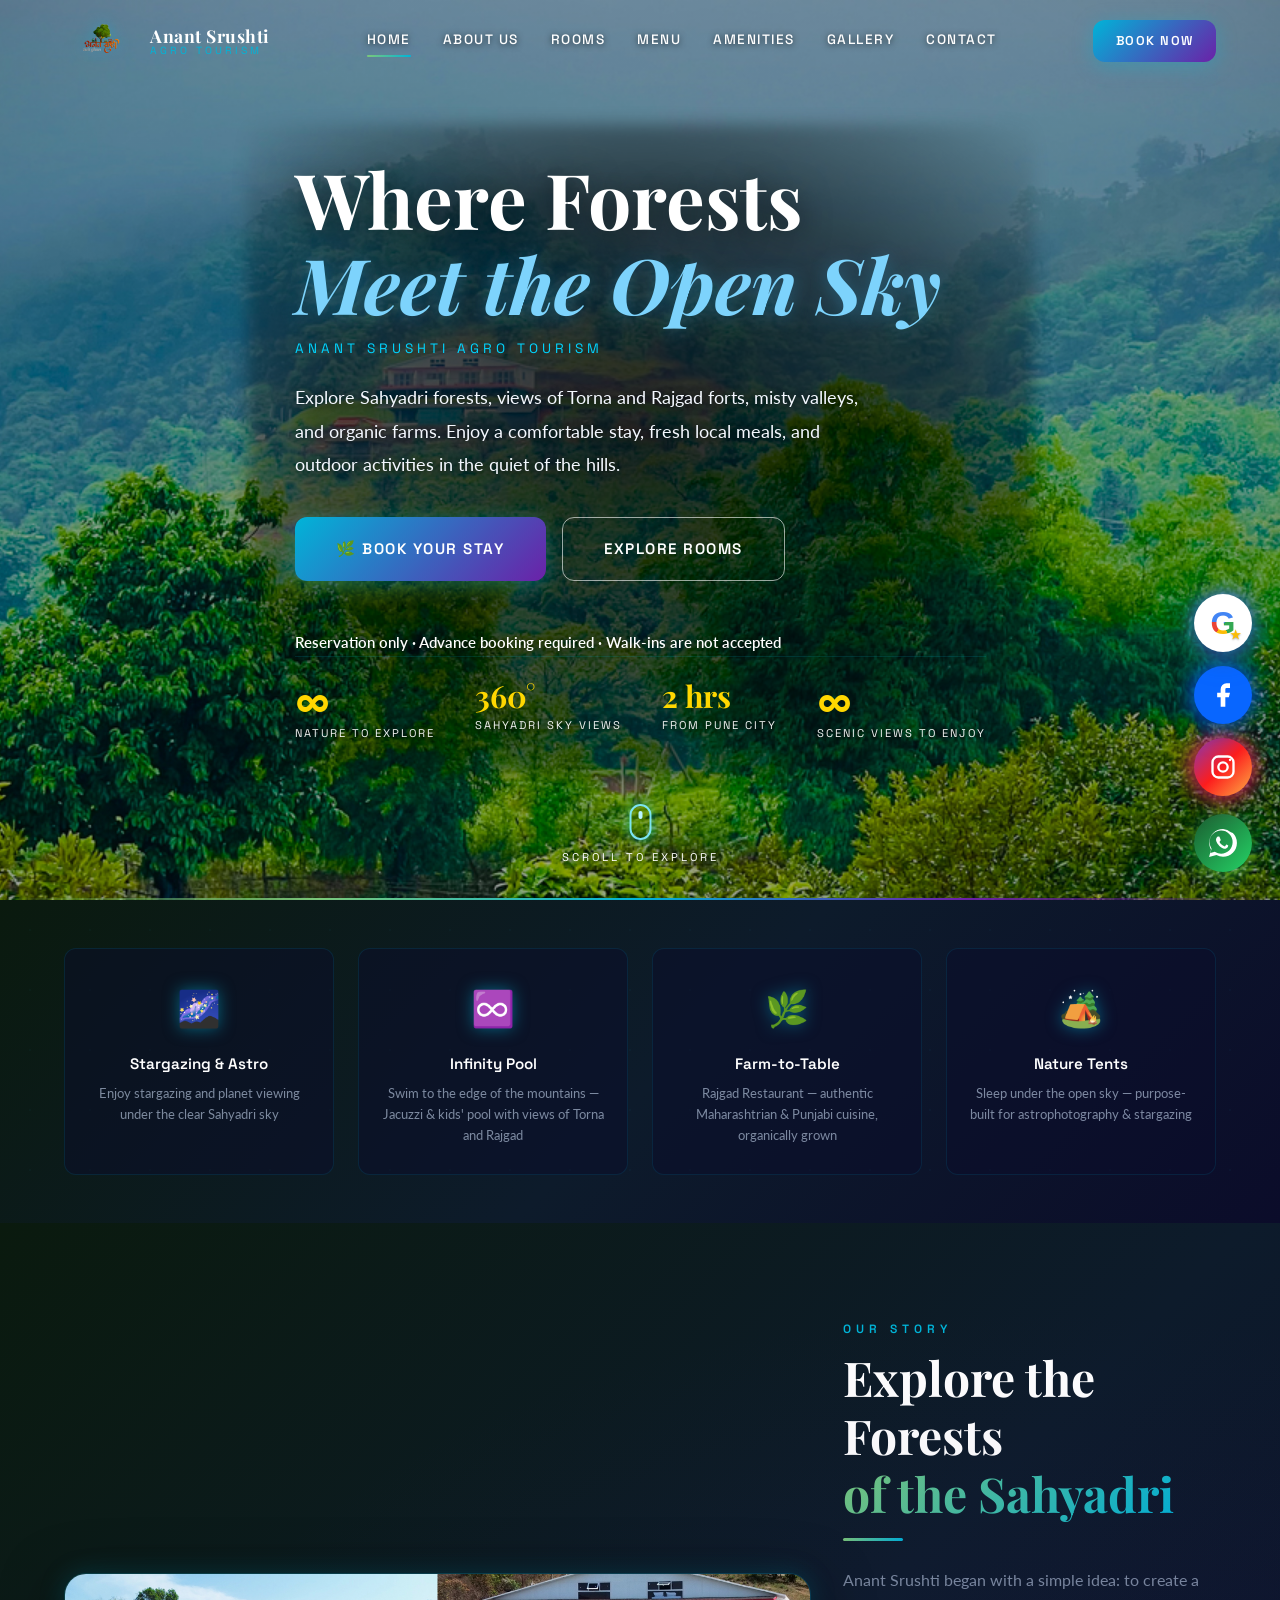
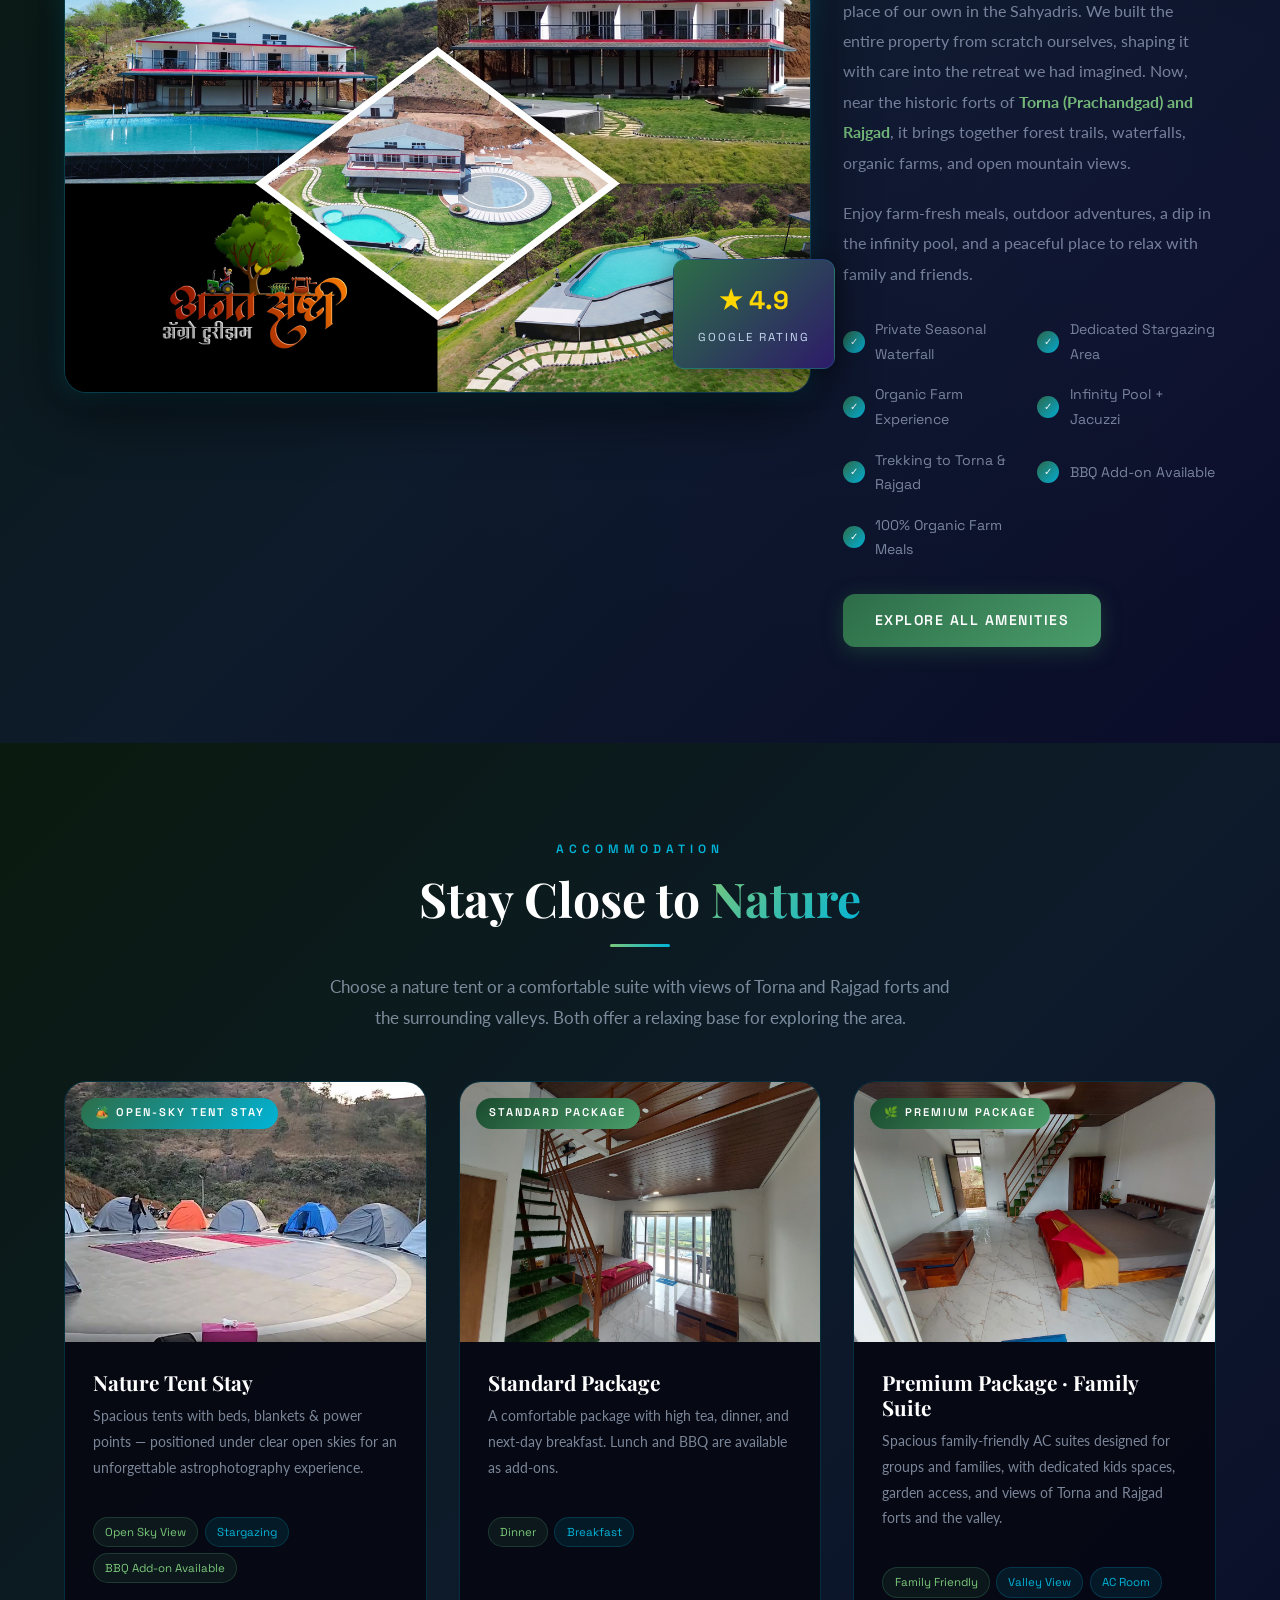
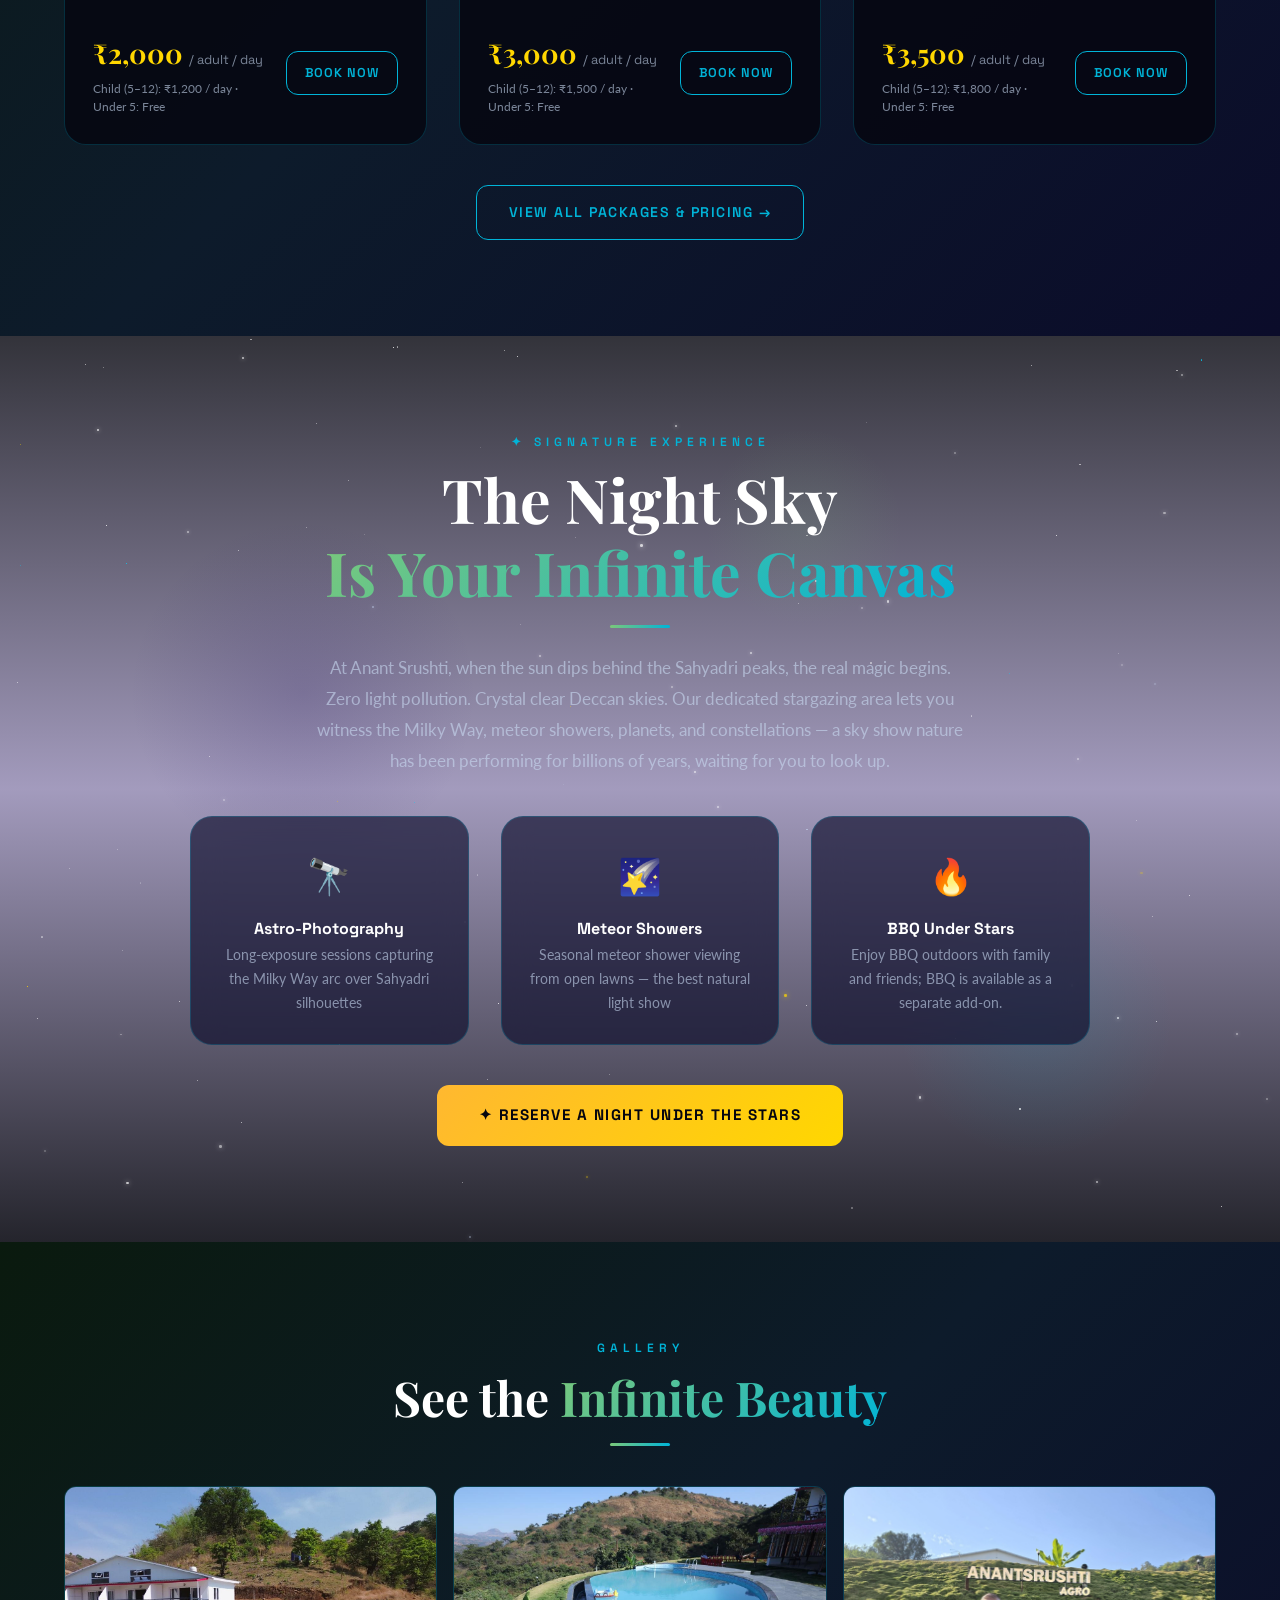
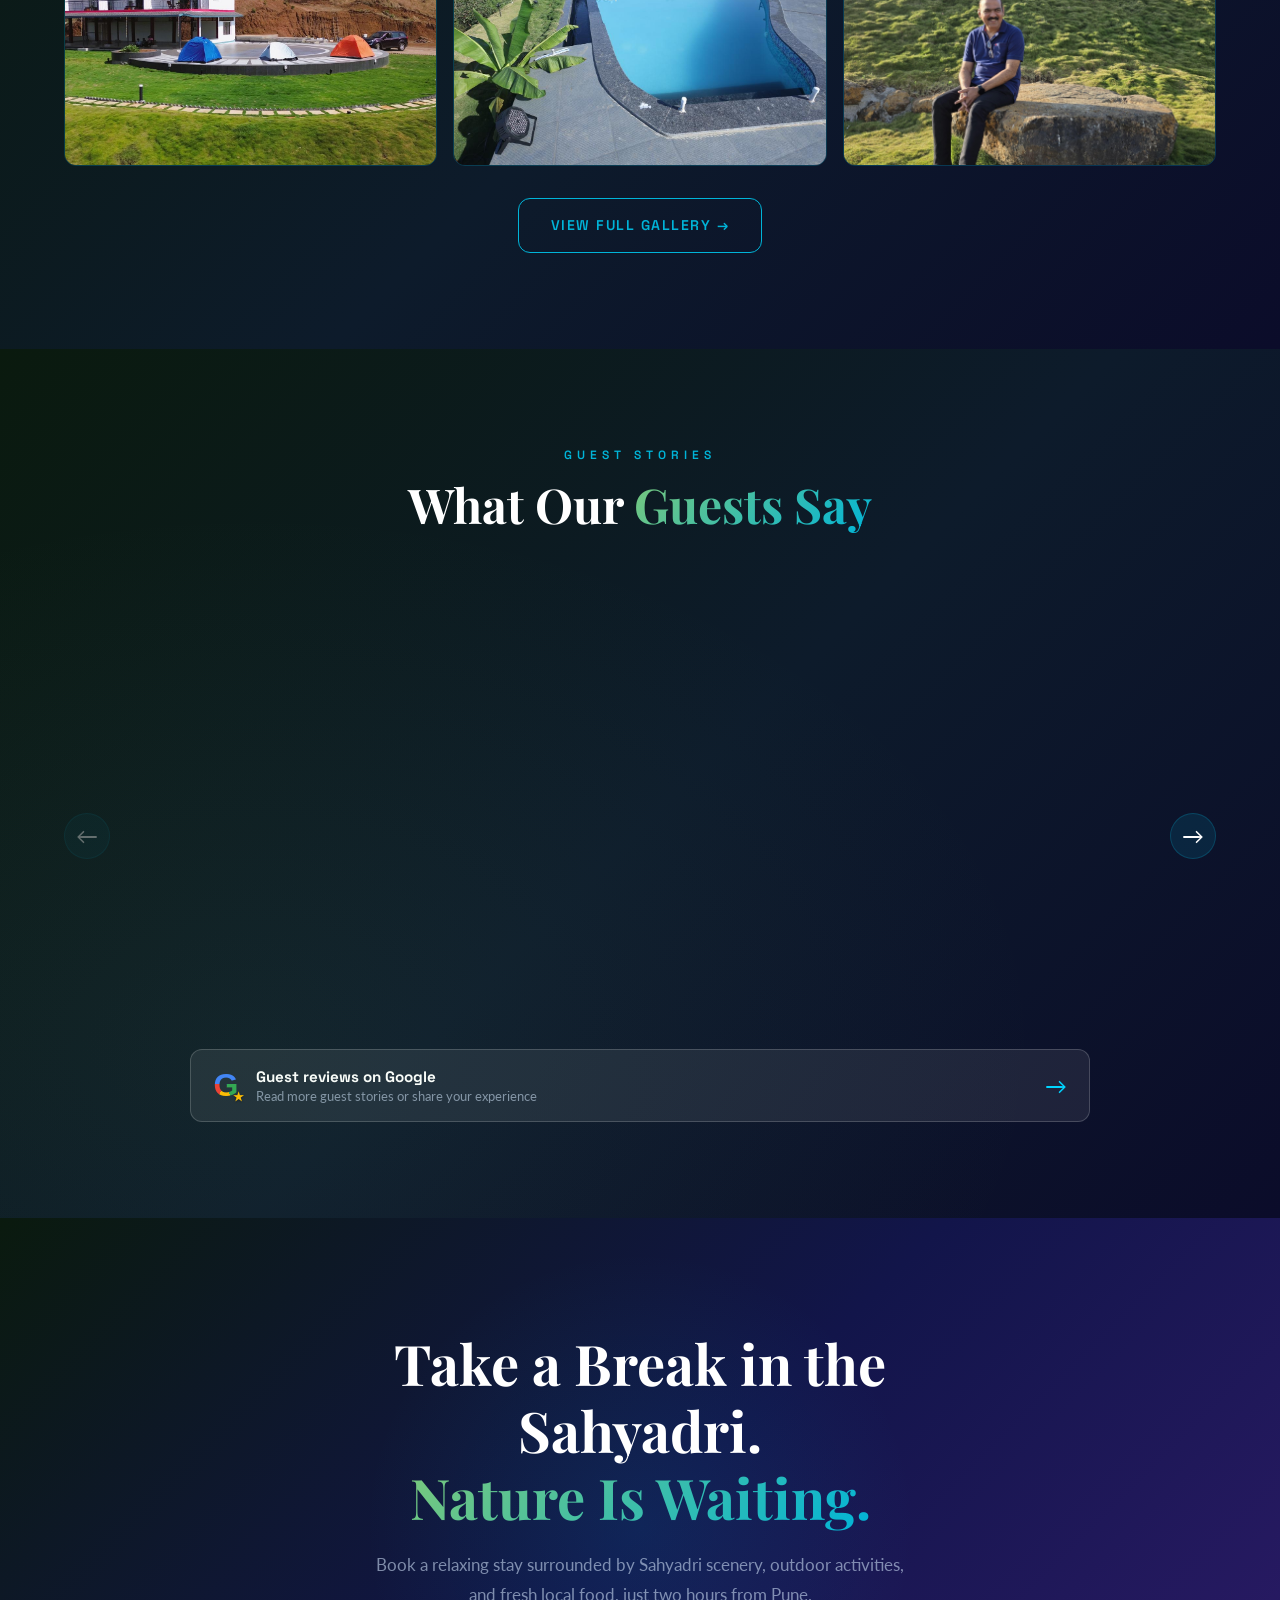
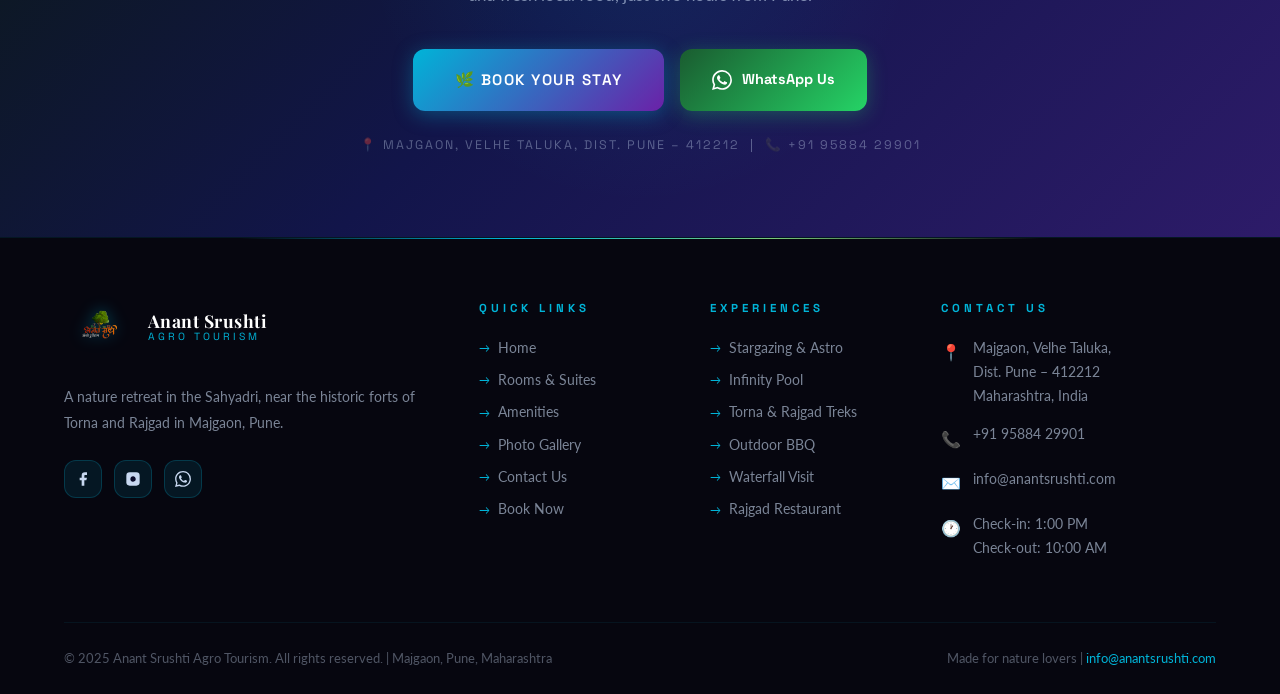
<file: index.html>
<!DOCTYPE html>
<html lang="en">
<head>
  <meta charset="UTF-8" />
  <meta name="viewport" content="width=device-width, initial-scale=1.0" />
  <meta name="description" content="Anant Srushti Agro Tourism — a nature retreat in Majgaon, near Pune, Maharashtra. Enjoy Sahyadri scenery, comfortable stays, stargazing, an infinity pool, and farm-to-table dining." />
  <title>Anant Srushti Agro Tourism | Nature Retreat near Pune</title>
  <link rel="icon" href="assets/images/logo.png" />
  <link rel="stylesheet" href="assets/css/style.css" />
</head>
<body>

  <!-- ══ NAVBAR ══ -->
  <nav class="navbar" id="navbar">
    <div class="nav-container">
      <a href="index.html" class="nav-logo">
        <img src="assets/images/logo.png" alt="Anant Srushti Logo" />
        <div class="nav-logo-text">
          <span class="nav-logo-name">Anant Srushti</span>
          <span class="nav-logo-sub">Agro Tourism</span>
        </div>
      </a>
      <div class="nav-links">
        <a href="index.html" class="active">Home</a><a href="about.html">About Us</a>
        <a href="rooms.html">Rooms</a>
        <a href="menu.html">Menu</a>
        <a href="amenities.html">Amenities</a>
        <a href="gallery.html">Gallery</a>
        <a href="contact.html">Contact</a>
      </div>
      <a href="booking.html" class="btn btn-primary btn-sm nav-cta">Book Now</a>
      <button class="hamburger" id="hamburger" aria-label="Toggle Menu">
        <span></span><span></span><span></span>
      </button>
    </div>
  </nav>

  <!-- Mobile Nav -->
  <div class="mobile-nav" id="mobileNav">
    <a href="index.html">Home</a><a href="about.html">About Us</a>
    <a href="rooms.html">Rooms &amp; Accommodation</a>
    <a href="menu.html">Menu</a>
    <a href="amenities.html">Amenities</a>
    <a href="gallery.html">Gallery</a>
    <a href="contact.html">Contact Us</a>
    <a href="booking.html" class="btn btn-primary">Book Now</a>
  </div>

  <!-- ══ HERO ══ -->
  <section class="hero" id="home">
    <!-- Star canvas -->

    <!-- Background: real slider images from the website -->
    <div class="hero-bg" style="background-image:linear-gradient(rgba(0,0,0,0.34),rgba(0,0,0,0.34)),url('Images/Hero Image.jpg');"></div>

    <div class="container">
      <div class="hero-content">
<h1>Where Forests<br /><em>Meet the Open Sky</em></h1>
        <p class="hero-tagline">Anant Srushti Agro Tourism</p>

        <p class="hero-desc">
          Explore Sahyadri forests, views of Torna and Rajgad forts, misty valleys, and organic farms.
          Enjoy a comfortable stay, fresh local meals, and outdoor activities in the quiet of the hills.
        </p>

        <div class="hero-btns">
          <a href="booking.html" class="btn btn-primary btn-lg">🌿 Book Your Stay</a>
          <a href="rooms.html"   class="btn btn-outline-white btn-lg">Explore Rooms</a>
        </div>
        <p style="margin:0.9rem 0 0;color:#fff;font-size:0.95rem;font-weight:600;text-shadow:0 1px 8px rgba(0,0,0,0.8);">Reservation only · Advance booking required · Walk-ins are not accepted</p>

        <div class="hero-stats">
          <div>
            <span class="hero-stat-val hero-stat-infinity">∞</span>
            <span class="hero-stat-lab">Nature to Explore</span>
          </div>
          <div>
            <span class="hero-stat-val">360°</span>
            <span class="hero-stat-lab">Sahyadri Sky Views</span>
          </div>
          <div>
            <span class="hero-stat-val">2 hrs</span>
            <span class="hero-stat-lab">From Pune City</span>
          </div>
          <div>
            <span class="hero-stat-val hero-stat-infinity">∞</span>
            <span class="hero-stat-lab">Scenic Views to Enjoy</span>
          </div>
        </div>
      </div>
    </div>

    <div class="hero-scroll-hint">
      <div class="scroll-mouse"></div>
      <span>Scroll to explore</span>
    </div>
  </section>

  <!-- ══ HIGHLIGHTS STRIP ══ -->
  <section class="highlights">
    <div class="container">
      <div class="grid-4 stagger-children">
        <div class="highlight-card" data-animate>
          <span class="highlight-icon">🌌</span>
          <div class="highlight-title">Stargazing &amp; Astro</div>
          <div class="highlight-text">Enjoy stargazing and planet viewing under the clear Sahyadri sky</div>
        </div>
        <div class="highlight-card" data-animate>
          <span class="highlight-icon">♾️</span>
          <div class="highlight-title">Infinity Pool</div>
          <div class="highlight-text">Swim to the edge of the mountains — Jacuzzi &amp; kids' pool with views of Torna and Rajgad</div>
        </div>
        <div class="highlight-card" data-animate>
          <span class="highlight-icon">🌿</span>
          <div class="highlight-title">Farm-to-Table</div>
          <div class="highlight-text">Rajgad Restaurant — authentic Maharashtrian &amp; Punjabi cuisine, organically grown</div>
        </div>
        <div class="highlight-card" data-animate>
          <span class="highlight-icon">🏕️</span>
          <div class="highlight-title">Nature Tents</div>
          <div class="highlight-text">Sleep under the open sky — purpose-built for astrophotography &amp; stargazing</div>
        </div>
      </div>
    </div>
  </section>

  <!-- ══ ABOUT ══ -->
  <section class="section" style="background: linear-gradient(180deg, var(--nature-dark) 0%, var(--space-dark) 100%); position:relative; overflow:hidden;">
    <!-- subtle nebula background -->
    <div style="position:absolute; inset:0; background: radial-gradient(ellipse at 80% 50%, rgba(45,27,105,0.12), transparent 60%); pointer-events:none;"></div>
    <div class="container">
      <div class="about-grid">
        <div class="about-img-wrapper" data-animate="left">
          <div class="about-photo-frame">
            <img src="Images/home%20page%204%20way%20with%20center.jpg" alt="Anant Srushti property and swimming pool collage" loading="lazy" />
          </div>
          <a class="about-badge" id="googleRatingBadge" href="https://maps.app.goo.gl/WhrJieXZivv7FZzG9" target="_blank" rel="noopener noreferrer" aria-label="Google rating 4.9 out of 5; open Google Maps">
            <strong id="googleRatingScore">★ 4.9</strong>
            <span id="googleRatingLabel">Google Rating</span>
          </a>
        </div>

        <div data-animate="right">
          <span class="section-label">Our Story</span>
          <h2 class="section-title">Explore the Forests<br/><span class="grad-text">of the Sahyadri</span></h2>
          <div class="divider"></div>
          <p style="color:var(--text-muted); margin-bottom:1.25rem; line-height:1.9;">
            Anant Srushti began with a simple idea: to create a place of our own in the Sahyadris. We built the entire property from scratch ourselves, shaping it with care into the retreat we had imagined. Now, near the historic forts of <strong style="color:var(--nature-glow)">Torna (Prachandgad) and Rajgad</strong>, it brings together forest trails, waterfalls, organic farms, and open mountain views.
          </p>
          <p style="color:var(--text-muted); margin-bottom:1.75rem; line-height:1.9;">
            Enjoy farm-fresh meals, outdoor adventures, a dip in the infinity pool, and a peaceful place to relax with family and friends.
          </p>
          <div class="about-features">
            <div class="about-feature"><span class="check">✓</span> Private Seasonal Waterfall</div>
            <div class="about-feature"><span class="check">✓</span> Dedicated Stargazing Area</div>
            <div class="about-feature"><span class="check">✓</span> Organic Farm Experience</div>
            <div class="about-feature"><span class="check">✓</span> Infinity Pool + Jacuzzi</div>
            <div class="about-feature"><span class="check">✓</span> Trekking to Torna &amp; Rajgad</div>
            <div class="about-feature"><span class="check">✓</span> BBQ Add-on Available</div>
            <div class="about-feature"><span class="check">✓</span> 100% Organic Farm Meals</div>
          </div>
          <div style="margin-top:2rem;">
            <a href="amenities.html" class="btn btn-nature">Explore All Amenities</a>
          </div>
        </div>
      </div>
    </div>
  </section>

  <!-- ══ ROOMS PREVIEW ══ -->
  <section class="section section-space">
    <div class="container">
      <div class="text-center" style="margin-bottom:3rem;">
        <span class="section-label" data-animate>Accommodation</span>
        <h2 class="section-title" data-animate>Stay Close to <span class="grad-text">Nature</span></h2>
        <div class="divider center" data-animate></div>
        <p class="section-subtitle" style="margin:0 auto;" data-animate>
          Choose a nature tent or a comfortable suite with views of Torna and Rajgad forts and the surrounding valleys.
          Both offer a relaxing base for exploring the area.
        </p>
      </div>
      <div class="grid-3 stagger-children" id="home-package-cards">
        <!-- Tent -->
        <div class="room-card" data-animate>
          <div class="room-img-wrap">
            <img src="Images/Tent/Screenshot%202026-11-04%20101359.jpg" alt="Nature Tent Stay" loading="lazy" />
            <span class="room-badge">🏕️ Open-Sky Tent Stay</span>
          </div>
          <div class="room-body">
            <h3>Nature Tent Stay</h3>
            <p>Spacious tents with beds, blankets &amp; power points — positioned under clear open skies for an unforgettable astrophotography experience.</p>
            <div class="room-tags">
              <span class="room-tag green">Open Sky View</span>
              <span class="room-tag">Stargazing</span>
              <span class="room-tag green">BBQ Add-on Available</span>
            </div>
            <div class="room-card-pricing">
              <div class="room-card-price-copy">
                <div class="room-price">₹2,000 <span>/ adult / day</span></div>
                <div class="room-card-child-price">Child (5–12): ₹1,200 / day · Under 5: Free</div>
              </div>
              <a href="booking.html" class="btn btn-outline btn-sm room-card-book">Book Now</a>
            </div>
          </div>
        </div>

        <!-- Standard Package -->
        <div class="room-card" data-animate>
          <div class="room-img-wrap">
            <img src="Images/Room/Mezza1.jpg" alt="Standard Room Package" loading="lazy" />
            <span class="room-badge" style="background:linear-gradient(135deg,#1a4a2e,#4a9e6b);">Standard Package</span>
          </div>
          <div class="room-body">
            <h3>Standard Package</h3>
            <p>A comfortable package with high tea, dinner, and next-day breakfast. Lunch and BBQ are available as add-ons.</p>
            <div class="room-tags">
              <span class="room-tag green">Dinner</span>
              <span class="room-tag">Breakfast</span>
            </div>
            <div class="room-card-pricing">
              <div class="room-card-price-copy">
                <div class="room-price">₹3,000 <span>/ adult / day</span></div>
                <div class="room-card-child-price">Child (5–12): ₹1,500 / day · Under 5: Free</div>
              </div>
              <a href="booking.html" class="btn btn-outline btn-sm room-card-book">Book Now</a>
            </div>
          </div>
        </div>

        <!-- Premium Package -->
        <div class="room-card" data-animate>
          <div class="room-img-wrap">
            <img src="Images/Room/Mezza2.jpg" alt="Premium Room Package" loading="lazy" />
            <span class="room-badge" style="background:linear-gradient(135deg,#1a4a2e,#4a9e6b);">🌿 Premium Package</span>
          </div>
          <div class="room-body">
            <h3>Premium Package · Family Suite</h3>
            <p>Spacious family-friendly AC suites designed for groups and families, with dedicated kids spaces, garden access, and views of Torna and Rajgad forts and the valley.</p>
            <div class="room-tags">
              <span class="room-tag green">Family Friendly</span>
              <span class="room-tag">Valley View</span>
              <span class="room-tag">AC Room</span>
            </div>
            <div class="room-card-pricing">
              <div class="room-card-price-copy">
                <div class="room-price">₹3,500 <span>/ adult / day</span></div>
                <div class="room-card-child-price">Child (5–12): ₹1,800 / day · Under 5: Free</div>
              </div>
              <a href="booking.html" class="btn btn-outline btn-sm room-card-book">Book Now</a>
            </div>
          </div>
        </div>

      </div>
      <div class="text-center" style="margin-top:2.5rem;">
        <a href="rooms.html" class="btn btn-outline">View All Packages &amp; Pricing →</a>
      </div>
    </div>
  </section>

  <!-- ══ STARGAZING EXPERIENCE STRIP ══ -->
  <section class="experience-strip home-signature-experience" style="background-image:url('Images/Space.jpeg');">
    <div class="overlay"></div>
    <div class="star-canvas" aria-hidden="true"></div>
    <div class="container text-center" style="position:relative; z-index:2;">
      <span class="section-label" data-animate>✦ Signature Experience</span>
      <h2 class="section-title" data-animate style="font-size:clamp(2.2rem,5vw,3.8rem);">The Night Sky<br/><span class="grad-text">Is Your Infinite Canvas</span></h2>
      <div class="divider center" data-animate></div>
      <p class="section-subtitle" style="margin: 0 auto 2.5rem; max-width:650px;" data-animate>
        At Anant Srushti, when the sun dips behind the Sahyadri peaks, the real magic begins.
        Zero light pollution. Crystal clear Deccan skies. Our dedicated stargazing area lets you
        witness the Milky Way, meteor showers, planets, and constellations — a sky show
        nature has been performing for billions of years, waiting for you to look up.
      </p>
      <div class="grid-3 stagger-children" style="max-width:900px; margin:0 auto 2.5rem;">
        <div class="glass-card" style="padding:1.75rem; text-align:center;">
          <div style="font-size:2.2rem; margin-bottom:0.75rem;">🔭</div>
          <h4 style="color:var(--white); font-family:'Space Grotesk',sans-serif; margin-bottom:0.4rem;">Astro-Photography</h4>
          <p style="font-size:0.85rem; color:var(--text-muted);">Long-exposure sessions capturing the Milky Way arc over Sahyadri silhouettes</p>
        </div>
        <div class="glass-card" style="padding:1.75rem; text-align:center;">
          <div style="font-size:2.2rem; margin-bottom:0.75rem;">🌠</div>
          <h4 style="color:var(--white); font-family:'Space Grotesk',sans-serif; margin-bottom:0.4rem;">Meteor Showers</h4>
          <p style="font-size:0.85rem; color:var(--text-muted);">Seasonal meteor shower viewing from open lawns — the best natural light show</p>
        </div>
        <div class="glass-card" style="padding:1.75rem; text-align:center;">
          <div style="font-size:2.2rem; margin-bottom:0.75rem;">🔥</div>
          <h4 style="color:var(--white); font-family:'Space Grotesk',sans-serif; margin-bottom:0.4rem;">BBQ Under Stars</h4>
          <p style="font-size:0.85rem; color:var(--text-muted);">Enjoy BBQ outdoors with family and friends; BBQ is available as a separate add-on.</p>
        </div>
      </div>
      <a href="booking.html" class="btn btn-gold btn-lg">✦ Reserve a Night Under the Stars</a>
    </div>
  </section>

  <!-- ══ GALLERY PREVIEW ══ -->
  <section class="section section-dark">
    <div class="container">
      <div class="text-center" style="margin-bottom:2.5rem;">
        <span class="section-label" data-animate>Gallery</span>
        <h2 class="section-title" data-animate>See the <span class="grad-text">Infinite Beauty</span></h2>
        <div class="divider center" data-animate></div>
      </div>
      <div style="display:grid; grid-template-columns: repeat(3, 1fr); gap:1rem; margin-bottom:2rem;">
        <div style="border-radius:var(--radius); overflow:hidden; border:1px solid var(--border-glow); aspect-ratio:4/3;">
          <img src="Images/Drone%20pic%201.jpg" alt="Aerial view of Anant Srushti" style="width:100%;height:100%;object-fit:cover;" loading="lazy" />
        </div>
        <div style="border-radius:var(--radius); overflow:hidden; border:1px solid var(--border-glow); aspect-ratio:4/3;">
          <img src="Images/IMG-20261104-WA0019.jpg" alt="Infinity pool at Anant Srushti" style="width:100%;height:100%;object-fit:cover;" loading="lazy" />
        </div>
        <div style="border-radius:var(--radius); overflow:hidden; border:1px solid var(--border-glow); aspect-ratio:4/3;">
          <img src="Images/IMG-20261104-WA0045.jpg" alt="Seasonal waterfall at Anant Srushti" style="width:100%;height:100%;object-fit:cover;" loading="lazy" />
        </div>
      </div>
      <div class="text-center">
        <a href="gallery.html" class="btn btn-outline">View Full Gallery →</a>
      </div>
    </div>
  </section>

  <!-- ══ TESTIMONIALS ══ -->
  <section class="section" style="background: linear-gradient(180deg, var(--space-mid) 0%, var(--nature-dark) 100%); position:relative; overflow:hidden;">
    <div style="position:absolute; inset:0; background:radial-gradient(ellipse at 20% 80%, rgba(123,200,122,0.06), transparent 55%); pointer-events:none;"></div>
    <div class="container">
      <div class="text-center" style="margin-bottom:3rem;">
        <span class="section-label" data-animate>Guest Stories</span>
        <h2 class="section-title" data-animate>What Our <span class="grad-text">Guests Say</span></h2>
        <div class="divider center" data-animate></div>
        <p class="section-subtitle" style="margin:0 auto;" data-animate>Highlights from guest reviews on Google.</p>
      </div>
      <div class="reviews-carousel" data-reviews-carousel>
        <div class="reviews-track" data-reviews-track>
        <article class="testimonial-card" data-animate>
          <p class="testimonial-text">Sometimes, all you need is a quiet pause from the chaos. The cottages, thoughtful food, and warm hospitality made this a peaceful reset and a hidden gem near Pune.</p>
          <div class="testimonial-author"><div class="testimonial-avatar">A</div><div><div class="testimonial-name">Amit Sharma</div><div class="testimonial-loc">Google Review · 5/5</div><div class="testimonial-stars">★★★★★</div></div></div>
        </article>
        <article class="testimonial-card" data-animate>
          <p class="testimonial-text">An absolute hidden gem for anyone looking to escape the city hustle! We spent two wonderful days here with friends. The food was incredibly fresh, authentic, and hygienic, and the hospitality was exceptional.</p>
          <div class="testimonial-author"><div class="testimonial-avatar">U</div><div><div class="testimonial-name">Dr Ujwal Devakate</div><div class="testimonial-loc">Google Review · 5/5</div><div class="testimonial-stars">★★★★★</div></div></div>
        </article>
        <article class="testimonial-card" data-animate>
          <p class="testimonial-text">Beautiful location for a picnic. Nice hospitality, swimming pool and waterfall, and a lovely nature walk. Tasty food, clean and spacious rooms, and a calm place to stay with family or a group.</p>
          <div class="testimonial-author"><div class="testimonial-avatar">M</div><div><div class="testimonial-name">Milind Mandke</div><div class="testimonial-loc">Google Review · 5/5</div><div class="testimonial-stars">★★★★★</div></div></div>
        </article>
        <article class="testimonial-card" data-animate>
          <p class="testimonial-text">Heaven on Earth! Everything felt perfectly done—the ambience, hospitality, surroundings, and overall experience. The food was delicious and exceeded my expectations. A stay I’ll always remember.</p>
          <div class="testimonial-author"><div class="testimonial-avatar">P</div><div><div class="testimonial-name">Pankaj Singh</div><div class="testimonial-loc">Google Review · 5/5</div><div class="testimonial-stars">★★★★★</div></div></div>
        </article>
        <article class="testimonial-card" data-animate>
          <p class="testimonial-text">Such an incredible experience. The staff took care of guests like family and even arranged a birthday decoration for my wife. The location is serene, and I look forward to visiting again.</p>
          <div class="testimonial-author"><div class="testimonial-avatar">S</div><div><div class="testimonial-name">Shivprakash Chivati</div><div class="testimonial-loc">Google Review · 5/5</div><div class="testimonial-stars">★★★★★</div></div></div>
        </article>
        <article class="testimonial-card" data-animate>
          <p class="testimonial-text">Had an amazing experience at Anath Shrushti Resort, Velhe! The ambience, food, and service were top-notch. The owner and staff were extremely attentive, warm, and welcoming.</p>
          <div class="testimonial-author"><div class="testimonial-avatar">M</div><div><div class="testimonial-name">Meenakshi Singh</div><div class="testimonial-loc">Google Review · 5/5</div><div class="testimonial-stars">★★★★★</div></div></div>
        </article>
        <article class="testimonial-card" data-animate>
          <p class="testimonial-text">Excellent location with a private waterfall and infinity pool. The food was very good with ample quantities, and the host was polite and welcoming. Enjoyed a lot.</p>
          <div class="testimonial-author"><div class="testimonial-avatar">U</div><div><div class="testimonial-name">Uddipta Das</div><div class="testimonial-loc">Google Review · 5/5</div><div class="testimonial-stars">★★★★★</div></div></div>
        </article>
        <article class="testimonial-card" data-animate>
          <p class="testimonial-text">Hidden Gem in the Hills! We had a fantastic time at Anant Srushti with a group of friends. It’s quiet and peaceful with hills and a river all around. We left feeling completely refreshed.</p>
          <div class="testimonial-author"><div class="testimonial-avatar">A</div><div><div class="testimonial-name">Ashish Sharma</div><div class="testimonial-loc">Google Review · 5/5</div><div class="testimonial-stars">★★★★★</div></div></div>
        </article>
        <article class="testimonial-card" data-animate>
          <p class="testimonial-text">The farmhouse is extremely peaceful and quiet, perfect for a relaxing break. The surroundings are calm and well-maintained, and the views are beautiful, especially at sunrise and sunset.</p>
          <div class="testimonial-author"><div class="testimonial-avatar">P</div><div><div class="testimonial-name">Priyanka Tamhankar</div><div class="testimonial-loc">Google Review · 5/5</div><div class="testimonial-stars">★★★★★</div></div></div>
        </article>
        <article class="testimonial-card" data-animate>
          <p class="testimonial-text">Awesome place in the lap of nature, with beautiful valley views and lush greenery. The hospitality from Mr. and Mrs. Mahajan and the dedicated staff made us feel very well looked after.</p>
          <div class="testimonial-author"><div class="testimonial-avatar">A</div><div><div class="testimonial-name">Amit Mahidhar Mishra</div><div class="testimonial-loc">Google Review · 5/5</div><div class="testimonial-stars">★★★★★</div></div></div>
        </article>
        <article class="testimonial-card" data-animate>
          <p class="testimonial-text">We had an amazing experience at Anant Srushti Agro Tourism. The rooms were neat and clean, the pool was well maintained, and there were fun indoor games. The hospitality and home-style food stood out.</p>
          <div class="testimonial-author"><div class="testimonial-avatar">M</div><div><div class="testimonial-name">Mayur Patil</div><div class="testimonial-loc">Google Review · 5/5</div><div class="testimonial-stars">★★★★★</div></div></div>
        </article>
        <article class="testimonial-card" data-animate>
          <p class="testimonial-text">The location, food, service, and amenities were very good. The rooms and washrooms could be improved, but the view is lovely and monsoon is a great time to visit.</p>
          <div class="testimonial-author"><div class="testimonial-avatar">S</div><div><div class="testimonial-name">Sarang Kulkarni</div><div class="testimonial-loc">Google Review · 5/5</div><div class="testimonial-stars">★★★★★</div></div></div>
        </article>
        <article class="testimonial-card" data-animate>
          <p class="testimonial-text">A beautiful resort in the middle of scenic mountains and lush greenery, with a private waterfall, a clean swimming pool, delicious food, cozy rooms, and warm, helpful staff.</p>
          <div class="testimonial-author"><div class="testimonial-avatar">N</div><div><div class="testimonial-name">Neeraj Lavania</div><div class="testimonial-loc">Google Review · 5/5</div><div class="testimonial-stars">★★★★★</div></div></div>
        </article>
        <article class="testimonial-card" data-animate>
          <p class="testimonial-text">A group event here was a fantastic experience. The location sits on a hilltop with a beautiful view of the valley and surrounding hills—peaceful, breezy, and close to nature.</p>
          <div class="testimonial-author"><div class="testimonial-avatar">N</div><div><div class="testimonial-name">Nikhil Gokhale</div><div class="testimonial-loc">Google Review · 5/5</div><div class="testimonial-stars">★★★★★</div></div></div>
        </article>
        <article class="testimonial-card" data-animate>
          <p class="testimonial-text">A lovely, well-developed property with a beautiful view. The rainy season was especially pleasant, with river views and a peaceful place to stay.</p>
          <div class="testimonial-author"><div class="testimonial-avatar">R</div><div><div class="testimonial-name">Rohan Mankani</div><div class="testimonial-loc">Google Review · 4/5</div><div class="testimonial-stars">★★★★☆</div></div></div>
        </article>
        <article class="testimonial-card" data-animate>
          <p class="testimonial-text">A one-day conference at Anant Srushti was a great experience. Guests enjoyed the scenic, nature-friendly setting, delicious food, and desserts.</p>
          <div class="testimonial-author"><div class="testimonial-avatar">S</div><div><div class="testimonial-name">Shardul Deshpande</div><div class="testimonial-loc">Google Review · 5/5</div><div class="testimonial-stars">★★★★★</div></div></div>
        </article>
        <article class="testimonial-card" data-animate>
          <p class="testimonial-text">A fantastic place on top of a mountain with magnificent views. The rainy season brings extra-brownie points, and the host and owner, Vivek, is a gem.</p>
          <div class="testimonial-author"><div class="testimonial-avatar">P</div><div><div class="testimonial-name">Punit Kumar Mukim</div><div class="testimonial-loc">Google Review · 5/5</div><div class="testimonial-stars">★★★★★</div></div></div>
        </article>
        <article class="testimonial-card" data-animate>
          <p class="testimonial-text">A place to forget the daily grind and unwind, with lovely dogs, fireside evenings, and barbequed treats that make the evenings unforgettable.</p>
          <div class="testimonial-author"><div class="testimonial-avatar">M</div><div><div class="testimonial-name">Mukund Deogaonkar</div><div class="testimonial-loc">Google Review · 5/5</div><div class="testimonial-stars">★★★★★</div></div></div>
        </article>
        <article class="testimonial-card" data-animate>
          <p class="testimonial-text">Guests praised the beautiful view, well-maintained rooms, organization, tasty food, and warm hosting, and said they would love to visit again.</p>
          <div class="testimonial-author"><div class="testimonial-avatar">A</div><div><div class="testimonial-name">Anita Deogaonkar</div><div class="testimonial-loc">Google Review · 5/5</div><div class="testimonial-stars">★★★★★</div></div></div>
        </article>
        <article class="testimonial-card" data-animate>
          <p class="testimonial-text">A peaceful mountain setting near Pune, with spacious rooms, freshly cooked meals, helpful hosts, a pool, indoor games, and night-sky viewing.</p>
          <div class="testimonial-author"><div class="testimonial-avatar">A</div><div><div class="testimonial-name">Abhishek</div><div class="testimonial-loc">Google Review · 5/5</div><div class="testimonial-stars">★★★★★</div></div></div>
        </article>
        <article class="testimonial-card" data-animate>
          <p class="testimonial-text">A lovely resort with a warm, personal welcome, comfortable food and stay arrangements, and a beautiful natural setting to enjoy.</p>
          <div class="testimonial-author"><div class="testimonial-avatar">D</div><div><div class="testimonial-name">Dilip Dabade</div><div class="testimonial-loc">Google Review · 5/5</div><div class="testimonial-stars">★★★★★</div></div></div>
        </article>
        </div>
        <div class="reviews-controls">
          <button class="review-nav" type="button" data-review-prev aria-label="Show previous reviews">←</button>
          <button class="review-nav" type="button" data-review-next aria-label="Show next reviews">→</button>
        </div>
      </div>
      <a href="https://www.google.com/maps/search/?api=1&amp;query=AnantSrushti%20Agro%20Tourism%20Velhe%20Majgaon" class="google-reviews-bar" target="_blank" rel="noopener noreferrer" aria-label="Read or leave a Google review for Anant Srushti">
        <span class="google-review-mark" aria-hidden="true">G<span>★</span></span>
        <span class="google-reviews-bar-copy"><strong>Guest reviews on Google</strong><small>Read more guest stories or share your experience</small></span>
        <span class="google-reviews-bar-arrow" aria-hidden="true">→</span>
      </a>
    </div>
  </section>

  <!-- ══ CTA BANNER ══ -->
  <section class="cta-banner">
    <div class="container">
      <span class="section-label" data-animate>Ready for Your Journey?</span>
      <h2 class="section-title" data-animate style="font-size:clamp(2rem,4.5vw,3.5rem); max-width:700px; margin:0 auto 1.25rem;">
        Take a Break in the Sahyadri.<br/><span class="grad-text">Nature Is Waiting.</span>
      </h2>
      <p style="color:var(--text-muted); max-width:540px; margin: 0 auto 2.5rem; font-size:1.05rem;" data-animate>
        Book a relaxing stay surrounded by Sahyadri scenery, outdoor activities, and fresh local food, just two hours from Pune.
      </p>
      <div style="display:flex; gap:1rem; justify-content:center; flex-wrap:wrap;" data-animate>
        <a href="booking.html" class="btn btn-primary btn-lg">🌿 Book Your Stay</a>
        <a href="https://wa.me/919588429901" class="wa-btn" target="_blank">
          <svg width="20" height="20" viewBox="0 0 24 24" fill="currentColor"><path d="M17.472 14.382c-.297-.149-1.758-.867-2.03-.967-.273-.099-.471-.148-.67.15-.197.297-.767.966-.94 1.164-.173.199-.347.223-.644.075-.297-.15-1.255-.463-2.39-1.475-.883-.788-1.48-1.761-1.653-2.059-.173-.297-.018-.458.13-.606.134-.133.298-.347.446-.52.149-.174.198-.298.298-.497.099-.198.05-.371-.025-.52-.075-.149-.669-1.612-.916-2.207-.242-.579-.487-.5-.669-.51-.173-.008-.371-.01-.57-.01-.198 0-.52.074-.792.372-.272.297-1.04 1.016-1.04 2.479 0 1.462 1.065 2.875 1.213 3.074.149.198 2.096 3.2 5.077 4.487.709.306 1.262.489 1.694.625.712.227 1.36.195 1.871.118.571-.085 1.758-.719 2.006-1.413.248-.694.248-1.289.173-1.413-.074-.124-.272-.198-.57-.347m-5.421 7.403h-.004a9.87 9.87 0 01-5.031-1.378l-.361-.214-3.741.982.998-3.648-.235-.374a9.86 9.86 0 01-1.51-5.26c.001-5.45 4.436-9.884 9.888-9.884 2.64 0 5.122 1.03 6.988 2.898a9.825 9.825 0 012.893 6.994c-.003 5.45-4.437 9.884-9.885 9.884m8.413-18.297A11.815 11.815 0 0012.05 0C5.495 0 .16 5.335.157 11.892c0 2.096.547 4.142 1.588 5.945L.057 24l6.305-1.654a11.882 11.882 0 005.683 1.448h.005c6.554 0 11.89-5.335 11.893-11.893a11.821 11.821 0 00-3.48-8.413Z"/></svg>
          WhatsApp Us
        </a>
      </div>
      <p style="margin-top:1.5rem; font-family:'Space Grotesk',sans-serif; font-size:0.78rem; letter-spacing:2px; color:var(--text-dim);" data-animate>
        📍 MAJGAON, VELHE TALUKA, DIST. PUNE – 412212 &nbsp;|&nbsp; 📞 +91 95884 29901
      </p>
    </div>
  </section>

  <!-- ══ FOOTER ══ -->
  <footer>
    <div class="container">
      <div class="footer-grid">
        <div class="footer-brand">
          <a href="index.html" class="nav-logo" style="margin-bottom:1rem; display:inline-flex;">
            <img src="assets/images/logo.png" alt="Anant Srushti Logo" style="height:50px;" />
            <div class="nav-logo-text">
              <span class="nav-logo-name">Anant Srushti</span>
              <span class="nav-logo-sub">Agro Tourism</span>
            </div>
          </a>
          <p>A nature retreat in the Sahyadri, near the historic forts of Torna and Rajgad in Majgaon, Pune.</p>
          <div class="social-links">
            <a href="#" class="social-link" aria-label="Facebook">
              <svg width="16" height="16" viewBox="0 0 24 24" fill="currentColor"><path d="M18 2h-3a5 5 0 00-5 5v3H7v4h3v8h4v-8h3l1-4h-4V7a1 1 0 011-1h3z"/></svg>
            </a>
            <a href="#" class="social-link" aria-label="Instagram">
              <svg width="16" height="16" viewBox="0 0 24 24" fill="currentColor"><rect x="2" y="2" width="20" height="20" rx="5" ry="5"/><path d="M16 11.37A4 4 0 1112.63 8 4 4 0 0116 11.37z" fill="var(--space-dark)"/><line x1="17.5" y1="6.5" x2="17.51" y2="6.5" stroke="var(--space-dark)" stroke-width="2"/></svg>
            </a>
            <a href="https://wa.me/919588429901" class="social-link" aria-label="WhatsApp" target="_blank">
              <svg width="16" height="16" viewBox="0 0 24 24" fill="currentColor"><path d="M17.472 14.382c-.297-.149-1.758-.867-2.03-.967-.273-.099-.471-.148-.67.15-.197.297-.767.966-.94 1.164-.173.199-.347.223-.644.075-.297-.15-1.255-.463-2.39-1.475-.883-.788-1.48-1.761-1.653-2.059-.173-.297-.018-.458.13-.606.134-.133.298-.347.446-.52.149-.174.198-.298.298-.497.099-.198.05-.371-.025-.52-.075-.149-.669-1.612-.916-2.207-.242-.579-.487-.5-.669-.51-.173-.008-.371-.01-.57-.01-.198 0-.52.074-.792.372-.272.297-1.04 1.016-1.04 2.479 0 1.462 1.065 2.875 1.213 3.074.149.198 2.096 3.2 5.077 4.487.709.306 1.262.489 1.694.625.712.227 1.36.195 1.871.118.571-.085 1.758-.719 2.006-1.413.248-.694.248-1.289.173-1.413-.074-.124-.272-.198-.57-.347m-5.421 7.403h-.004a9.87 9.87 0 01-5.031-1.378l-.361-.214-3.741.982.998-3.648-.235-.374a9.86 9.86 0 01-1.51-5.26c.001-5.45 4.436-9.884 9.888-9.884 2.64 0 5.122 1.03 6.988 2.898a9.825 9.825 0 012.893 6.994c-.003 5.45-4.437 9.884-9.885 9.884m8.413-18.297A11.815 11.815 0 0012.05 0C5.495 0 .16 5.335.157 11.892c0 2.096.547 4.142 1.588 5.945L.057 24l6.305-1.654a11.882 11.882 0 005.683 1.448h.005c6.554 0 11.89-5.335 11.893-11.893a11.821 11.821 0 00-3.48-8.413Z"/></svg>
            </a>
          </div>
        </div>
        <div>
          <h4 class="footer-heading">Quick Links</h4>
          <ul class="footer-links">
            <li><a href="index.html">Home</a></li>
            <li><a href="rooms.html">Rooms &amp; Suites</a></li>
            <li><a href="amenities.html">Amenities</a></li>
            <li><a href="gallery.html">Photo Gallery</a></li>
            <li><a href="contact.html">Contact Us</a></li>
            <li><a href="booking.html">Book Now</a></li>
          </ul>
        </div>
        <div>
          <h4 class="footer-heading">Experiences</h4>
          <ul class="footer-links">
            <li><a href="amenities.html">Stargazing &amp; Astro</a></li>
            <li><a href="amenities.html">Infinity Pool</a></li>
            <li><a href="amenities.html">Torna &amp; Rajgad Treks</a></li>
            <li><a href="amenities.html">Outdoor BBQ</a></li>
            <li><a href="amenities.html">Waterfall Visit</a></li>
            <li><a href="amenities.html">Rajgad Restaurant</a></li>
          </ul>
        </div>
        <div>
          <h4 class="footer-heading">Contact Us</h4>
          <div class="footer-contact-item">
            <span class="icon">📍</span>
            <span>Majgaon, Velhe Taluka,<br />Dist. Pune – 412212<br />Maharashtra, India</span>
          </div>
          <div class="footer-contact-item">
            <span class="icon">📞</span>
            <div>
              <a href="tel:+919588429901">+91 95884 29901</a>
            </div>
          </div>
          <div class="footer-contact-item">
            <span class="icon">✉️</span>
            <a href="mailto:info@anantsrushti.com">info@anantsrushti.com</a>
          </div>
          <div class="footer-contact-item">
            <span class="icon">🕐</span>
            <span>Check-in: 1:00 PM<br />Check-out: 10:00 AM</span>
          </div>
        </div>
      </div>
      <div class="footer-bottom">
        <p>© 2025 Anant Srushti Agro Tourism. All rights reserved. | Majgaon, Pune, Maharashtra</p>
        <p>Made for nature lovers | <a href="mailto:info@anantsrushti.com">info@anantsrushti.com</a></p>
      </div>
    </div>
  </footer>

  <!-- WhatsApp Float -->
  <details class="whatsapp-float-wrap"><summary class="whatsapp-float" aria-label="Choose a WhatsApp number"><span class="wa-tooltip">Choose a WhatsApp number</span><svg width="28" height="28" viewBox="0 0 24 24" fill="currentColor" aria-hidden="true"><path d="M17.472 14.382c-.297-.149-1.758-.867-2.03-.967-.273-.099-.471-.148-.67.15-.197.297-.767.966-.94 1.164-.173.199-.347.223-.644.075-.297-.15-1.255-.463-2.39-1.475-.883-.788-1.48-1.761-1.653-2.059-.173-.297-.018-.458.13-.606.134-.133.298-.347.446-.52.149-.174.198-.298.298-.497.099-.198.05-.371-.025-.52-.075-.149-.669-1.612-.916-2.207-.242-.579-.487-.5-.669-.51-.173-.008-.371-.01-.57-.01-.198 0-.52.074-.792.372-.272.297-1.04 1.016-1.04 2.479 0 1.462 1.065 2.875 1.213 3.074.149.198 2.096 3.2 5.077 4.487.709.306 1.262.195 1.871.118.571-.085 1.758-.719 2.006-1.413.248-.694.248-1.289.173-1.413-.074-.124-.272-.198-.57-.347m-5.421 7.403h-.004a9.87 9.87 0 0 1-5.031-1.378l-.361-.214-3.741.982.998-3.648-.235-.374a9.86 9.86 0 0 1-1.51-5.26c.001-5.45 4.436-9.884 9.888-9.884 2.64 0 5.122 1.03 6.988 2.898a9.825 9.825 0 0 1 2.893 6.994c-.003 5.45-4.437 9.884-9.885 9.884m8.413-18.297A11.815 11.815 0 0 0 12.05 0C5.495 0 .16 5.335.157 11.892c0 2.096.547 4.142 1.588 5.945L.057 24l6.305-1.654a11.882 11.882 0 0 0 5.683 1.448h.005c6.554 0 11.89-5.335 11.893-11.893a11.821 11.821 0 0 0-3.48-8.413Z"/></svg></summary><div class="whatsapp-float-options"><a href="https://wa.me/919588429901" target="_blank" rel="noopener noreferrer">WhatsApp: +91 95884 29901</a><a href="https://wa.me/919822243348" target="_blank" rel="noopener noreferrer">WhatsApp: +91 98222 43348</a></div></details>

  <a href="https://www.instagram.com/anantsrushtimajgaon/?hl=en" class="social-float-icon social-float-instagram" target="_blank" rel="noopener noreferrer" aria-label="Visit us on Instagram"><span class="wa-tooltip">Follow us on Instagram</span><svg width="28" height="28" viewBox="0 0 24 24" fill="none" stroke="currentColor" stroke-width="2" aria-hidden="true"><rect x="3" y="3" width="18" height="18" rx="5"/><circle cx="12" cy="12" r="4"/><circle cx="18" cy="6" r="1" fill="currentColor" stroke="none"/></svg></a>
  <a href="https://www.facebook.com/Anantsrushti" class="social-float-icon social-float-facebook" target="_blank" rel="noopener noreferrer" aria-label="Visit us on Facebook"><span class="wa-tooltip">Follow us on Facebook</span><svg width="28" height="28" viewBox="0 0 24 24" fill="currentColor" aria-hidden="true"><path d="M18 2h-3a5 5 0 0 0-5 5v3H7v4h3v8h4v-8h3l1-4h-4V7a1 1 0 0 1 1-1h3z"/></svg></a>
  <a href="https://www.google.com/maps/search/?api=1&amp;query=AnantSrushti%20Agro%20Tourism%20Velhe%20Majgaon" class="social-float-icon social-float-google" target="_blank" rel="noopener noreferrer" aria-label="Open in Google Maps"><span class="wa-tooltip">Google Maps</span><span class="google-review-mark" aria-hidden="true">G<span>★</span></span></a>
  <script src="assets/js/main.js"></script>
</body>
</html>
</file>
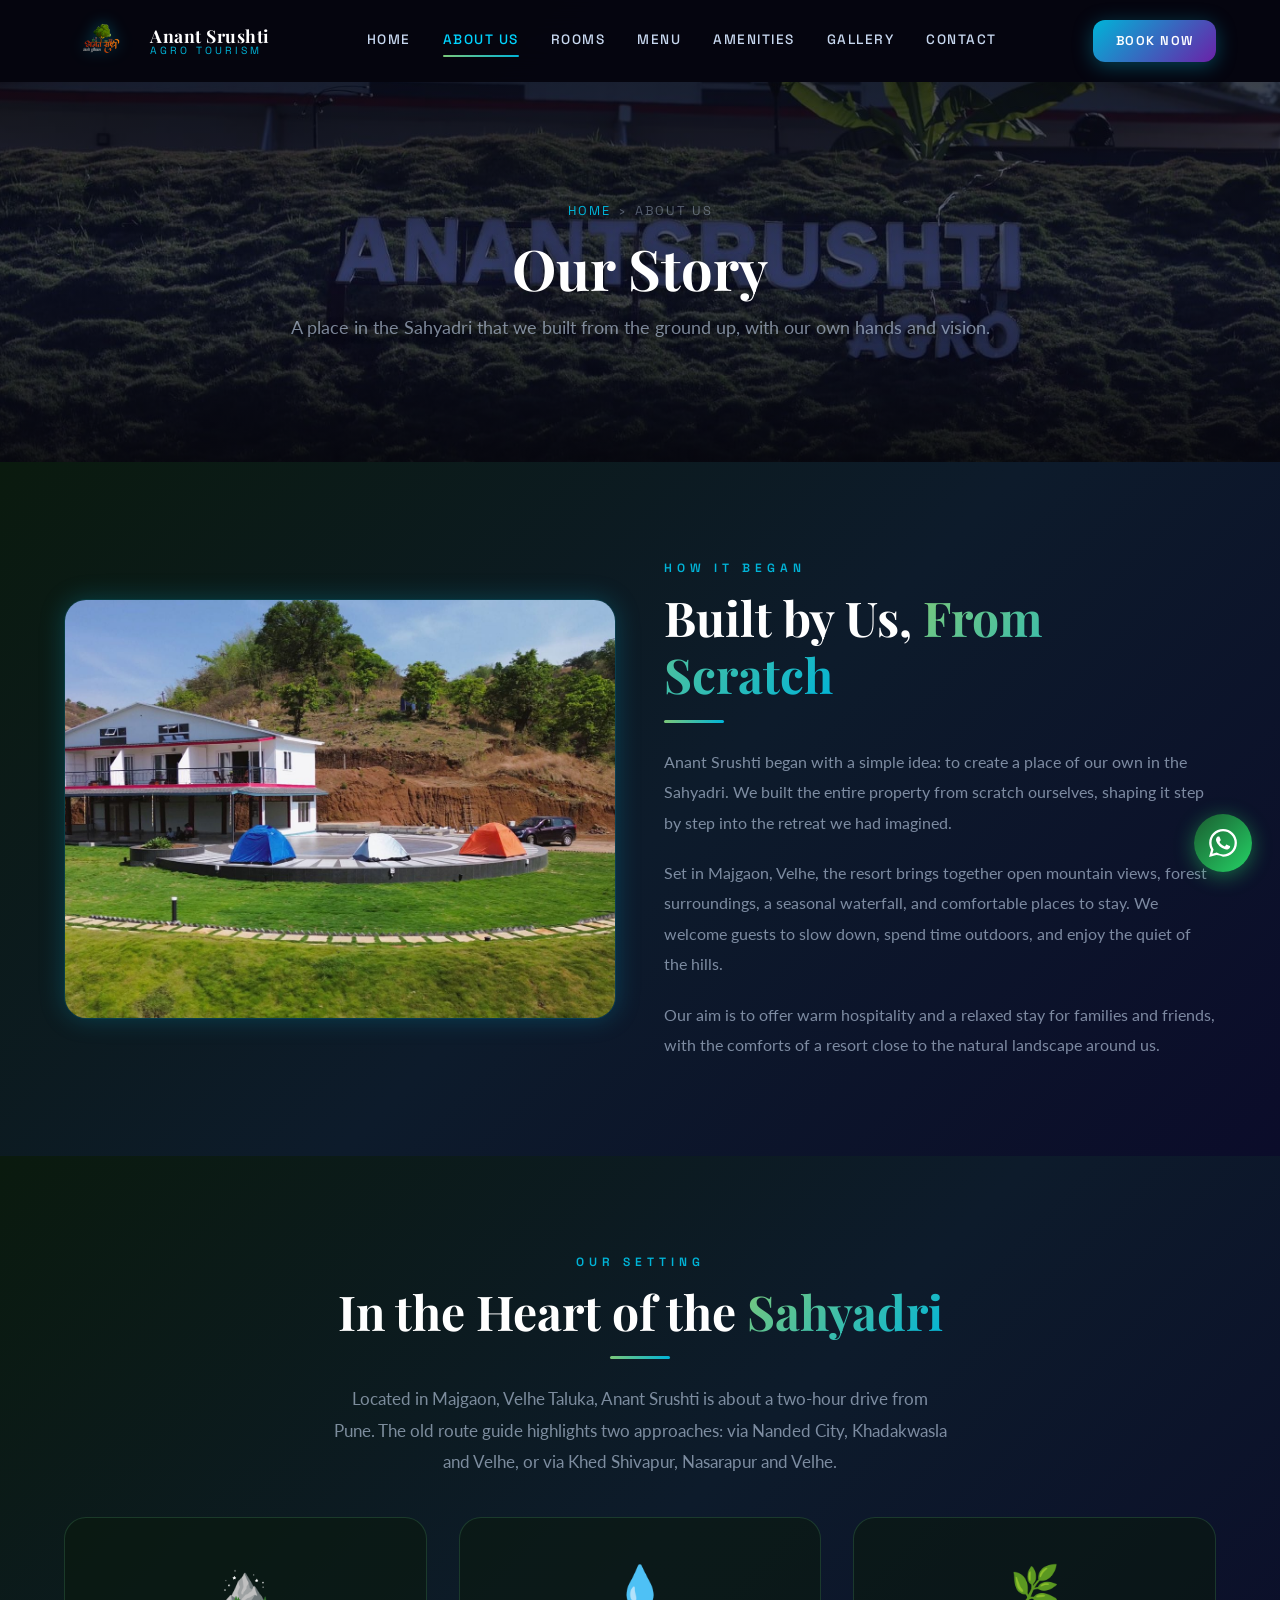
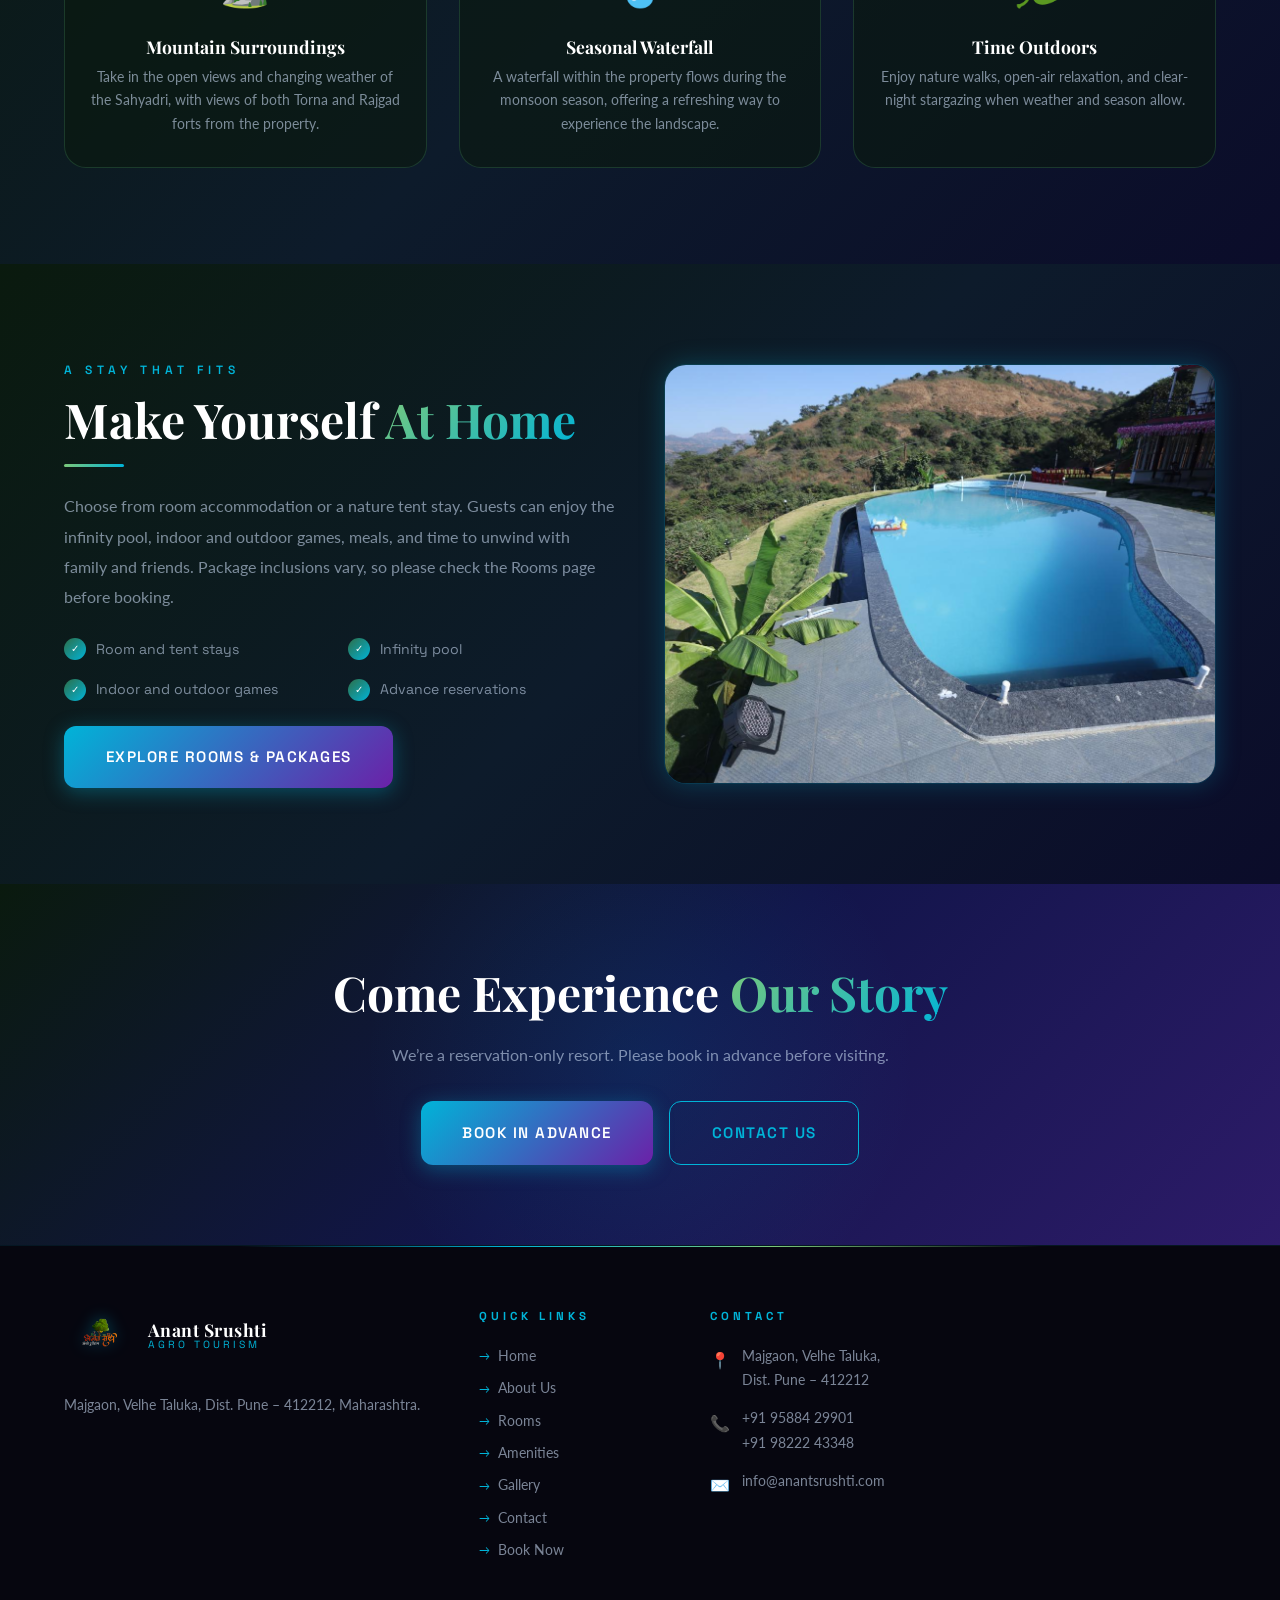
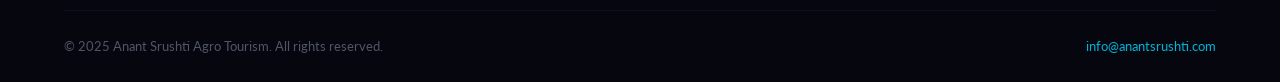
<file: about.html>
<!DOCTYPE html>
<html lang="en">
<head>
  <meta charset="UTF-8" />
  <meta name="viewport" content="width=device-width, initial-scale=1.0" />
  <meta name="description" content="Discover the story of Anant Srushti Agro Tourism in Majgaon, Velhe — a nature retreat near Pune built from the ground up by its owners." />
  <title>About Us | Anant Srushti Agro Tourism</title>
  <link rel="icon" href="assets/images/logo.png" />
  <link rel="stylesheet" href="assets/css/style.css" />
</head>
<body>
  <nav class="navbar solid" id="navbar">
    <div class="nav-container">
      <a href="index.html" class="nav-logo"><img src="assets/images/logo.png" alt="Anant Srushti Logo" /><div class="nav-logo-text"><span class="nav-logo-name">Anant Srushti</span><span class="nav-logo-sub">Agro Tourism</span></div></a>
      <div class="nav-links">
        <a href="index.html">Home</a><a href="about.html" class="active">About Us</a><a href="rooms.html">Rooms</a><a href="menu.html">Menu</a><a href="amenities.html">Amenities</a><a href="gallery.html">Gallery</a><a href="contact.html">Contact</a>
      </div>
      <a href="booking.html" class="btn btn-primary btn-sm nav-cta">Book Now</a>
      <button class="hamburger" id="hamburger" aria-label="Menu"><span></span><span></span><span></span></button>
    </div>
  </nav>
  <div class="mobile-nav" id="mobileNav">
    <a href="index.html">Home</a><a href="about.html" class="active">About Us</a><a href="rooms.html">Rooms</a><a href="menu.html">Menu</a><a href="amenities.html">Amenities</a><a href="gallery.html">Gallery</a><a href="contact.html">Contact</a><a href="booking.html" class="btn btn-primary">Book Now</a>
  </div>

  <section class="page-hero">
    <div class="page-hero-bg" style="background-image:url('Images/IMG-20261104-WA0021.jpg');"></div>
    <div class="page-hero-overlay"></div>
    <div class="container"><div class="page-hero-content">
      <div class="breadcrumb"><a href="index.html">Home</a><span>›</span><span>About Us</span></div>
      <h1>Our <span class="grad-text">Story</span></h1>
      <p>A place in the Sahyadri that we built from the ground up, with our own hands and vision.</p>
    </div></div>
  </section>

  <section class="section" style="background:linear-gradient(180deg,var(--space-deep),var(--nature-dark));">
    <div class="container">
      <div class="grid-2" style="align-items:center;gap:3rem;">
        <div data-animate="left">
          <img src="Images/Drone%20pic%201.jpg" alt="Anant Srushti set among the Sahyadri hills" loading="lazy" style="width:100%;height:420px;object-fit:cover;border-radius:var(--radius-lg);border:1px solid var(--border-glow);box-shadow:var(--shadow-glow);" />
        </div>
        <div data-animate="right">
          <span class="section-label">How It Began</span>
          <h2 class="section-title">Built by Us, <span class="grad-text">From Scratch</span></h2>
          <div class="divider"></div>
          <p style="color:var(--text-muted);line-height:1.9;margin-bottom:1.25rem;">Anant Srushti began with a simple idea: to create a place of our own in the Sahyadri. We built the entire property from scratch ourselves, shaping it step by step into the retreat we had imagined.</p>
          <p style="color:var(--text-muted);line-height:1.9;margin-bottom:1.25rem;">Set in Majgaon, Velhe, the resort brings together open mountain views, forest surroundings, a seasonal waterfall, and comfortable places to stay. We welcome guests to slow down, spend time outdoors, and enjoy the quiet of the hills.</p>
          <p style="color:var(--text-muted);line-height:1.9;">Our aim is to offer warm hospitality and a relaxed stay for families and friends, with the comforts of a resort close to the natural landscape around us.</p>
        </div>
      </div>
    </div>
  </section>

  <section class="section section-nature">
    <div class="container">
      <div class="text-center" style="margin-bottom:2.5rem;">
        <span class="section-label" data-animate>Our Setting</span>
        <h2 class="section-title" data-animate>In the Heart of the <span class="grad-text">Sahyadri</span></h2>
        <div class="divider center" data-animate></div>
        <p class="section-subtitle" style="margin:0 auto;" data-animate>Located in Majgaon, Velhe Taluka, Anant Srushti is about a two-hour drive from Pune. The old route guide highlights two approaches: via Nanded City, Khadakwasla and Velhe, or via Khed Shivapur, Nasarapur and Velhe.</p>
      </div>
      <div class="grid-3 stagger-children">
        <article class="amenity-card" data-animate><span class="amenity-icon">⛰️</span><h3>Mountain Surroundings</h3><p>Take in the open views and changing weather of the Sahyadri, with views of both Torna and Rajgad forts from the property.</p></article>
        <article class="amenity-card" data-animate><span class="amenity-icon">💧</span><h3>Seasonal Waterfall</h3><p>A waterfall within the property flows during the monsoon season, offering a refreshing way to experience the landscape.</p></article>
        <article class="amenity-card" data-animate><span class="amenity-icon">🌿</span><h3>Time Outdoors</h3><p>Enjoy nature walks, open-air relaxation, and clear-night stargazing when weather and season allow.</p></article>
      </div>
    </div>
  </section>

  <section class="section" style="background:linear-gradient(180deg,var(--space-deep),var(--space-dark));">
    <div class="container">
      <div class="grid-2" style="align-items:center;gap:3rem;">
        <div data-animate="left">
          <span class="section-label">A Stay That Fits</span>
          <h2 class="section-title">Make Yourself <span class="grad-text">At Home</span></h2>
          <div class="divider"></div>
          <p style="color:var(--text-muted);line-height:1.9;margin-bottom:1.5rem;">Choose from room accommodation or a nature tent stay. Guests can enjoy the infinity pool, indoor and outdoor games, meals, and time to unwind with family and friends. Package inclusions vary, so please check the Rooms page before booking.</p>
          <div class="about-features">
            <div class="about-feature"><span class="check">✓</span> Room and tent stays</div>
            <div class="about-feature"><span class="check">✓</span> Infinity pool</div>
            <div class="about-feature"><span class="check">✓</span> Indoor and outdoor games</div>
            <div class="about-feature"><span class="check">✓</span> Advance reservations</div>
          </div>
          <a href="rooms.html" class="btn btn-primary btn-lg" style="margin-top:1.5rem;">Explore Rooms &amp; Packages</a>
        </div>
        <div data-animate="right"><img src="Images/IMG-20261104-WA0019.jpg" alt="Infinity pool at Anant Srushti" loading="lazy" style="width:100%;height:420px;object-fit:cover;border-radius:var(--radius-lg);border:1px solid var(--border-glow);box-shadow:var(--shadow-glow);" /></div>
      </div>
    </div>
  </section>

  <section class="cta-banner"><div class="container text-center">
    <h2 class="section-title" style="max-width:700px;margin:0 auto 1.25rem;" data-animate>Come Experience <span class="grad-text">Our Story</span></h2>
    <p style="color:var(--text-muted);max-width:560px;margin:0 auto 2rem;" data-animate>We’re a reservation-only resort. Please book in advance before visiting.</p>
    <div style="display:flex;gap:1rem;justify-content:center;flex-wrap:wrap;" data-animate><a href="booking.html" class="btn btn-primary btn-lg">Book in Advance</a><a href="contact.html" class="btn btn-outline btn-lg">Contact Us</a></div>
  </div></section>

  <footer>
    <div class="container"><div class="footer-grid">
      <div class="footer-brand"><a href="index.html" class="nav-logo" style="margin-bottom:1rem;display:inline-flex;"><img src="assets/images/logo.png" alt="Anant Srushti Logo" style="height:50px;"/><div class="nav-logo-text"><span class="nav-logo-name">Anant Srushti</span><span class="nav-logo-sub">Agro Tourism</span></div></a><p>Majgaon, Velhe Taluka, Dist. Pune – 412212, Maharashtra.</p></div>
      <div><h4 class="footer-heading">Quick Links</h4><ul class="footer-links"><li><a href="index.html">Home</a></li><li><a href="about.html">About Us</a></li><li><a href="rooms.html">Rooms</a></li><li><a href="amenities.html">Amenities</a></li><li><a href="gallery.html">Gallery</a></li><li><a href="contact.html">Contact</a></li><li><a href="booking.html">Book Now</a></li></ul></div>
      <div><h4 class="footer-heading">Contact</h4><div class="footer-contact-item"><span class="icon">📍</span><span>Majgaon, Velhe Taluka,<br/>Dist. Pune – 412212</span></div><div class="footer-contact-item"><span class="icon">📞</span><div><a href="tel:+919588429901">+91 95884 29901</a><br/><a href="tel:+919822243348">+91 98222 43348</a></div></div><div class="footer-contact-item"><span class="icon">✉️</span><a href="mailto:info@anantsrushti.com">info@anantsrushti.com</a></div></div>
    </div><div class="footer-bottom"><p>© 2025 Anant Srushti Agro Tourism. All rights reserved.</p><p><a href="mailto:info@anantsrushti.com">info@anantsrushti.com</a></p></div></div>
  </footer>

  <details class="whatsapp-float-wrap"><summary class="whatsapp-float" aria-label="Choose a WhatsApp number"><span class="wa-tooltip">Choose a WhatsApp number</span><svg width="28" height="28" viewBox="0 0 24 24" fill="currentColor" aria-hidden="true"><path d="M17.472 14.382c-.297-.149-1.758-.867-2.03-.967-.273-.099-.471-.148-.67.15-.197.297-.767.966-.94 1.164-.173.199-.347.223-.644.075-.297-.15-1.255-.463-2.39-1.475-.883-.788-1.48-1.761-1.653-2.059-.173-.297-.018-.458.13-.606.134-.133.298-.347.446-.52.149-.174.198-.298.298-.497.099-.198.05-.371-.025-.52-.075-.149-.669-1.612-.916-2.207-.242-.579-.487-.5-.669-.51-.173-.008-.371-.01-.57-.01-.198 0-.52.074-.792.372-.272.297-1.04 1.016-1.04 2.479 0 1.462 1.065 2.875 1.213 3.074.149.198 2.096 3.2 5.077 4.487.709.306 1.262.489 1.694.625.712.227 1.36.195 1.871.118.571-.085 1.758-.719 2.006-1.413.248-.694.248-1.289.173-1.413-.074-.124-.272-.198-.57-.347m-5.421 7.403h-.004a9.87 9.87 0 0 1-5.031-1.378l-.361-.214-3.741.982.998-3.648-.235-.374a9.86 9.86 0 0 1-1.51-5.26c.001-5.45 4.436-9.884 9.888-9.884 2.64 0 5.122 1.03 6.988 2.898a9.825 9.825 0 0 1 2.893 6.994c-.003 5.45-4.437 9.884-9.885 9.884m8.413-18.297A11.815 11.815 0 0 0 12.05 0C5.495 0 .16 5.335.157 11.892c0 2.096.547 4.142 1.588 5.945L.057 24l6.305-1.654a11.882 11.882 0 0 1 5.683 1.448h.005c6.554 0 11.89-5.335 11.893-11.893a11.821 11.821 0 0 0-3.48-8.413Z"/></svg></summary><div class="whatsapp-float-options"><a href="https://wa.me/919588429901" target="_blank" rel="noopener noreferrer">WhatsApp: +91 95884 29901</a><a href="https://wa.me/919822243348" target="_blank" rel="noopener noreferrer">WhatsApp: +91 98222 43348</a></div></details>
  <script src="assets/js/main.js"></script>
</body>
</html>
</file>
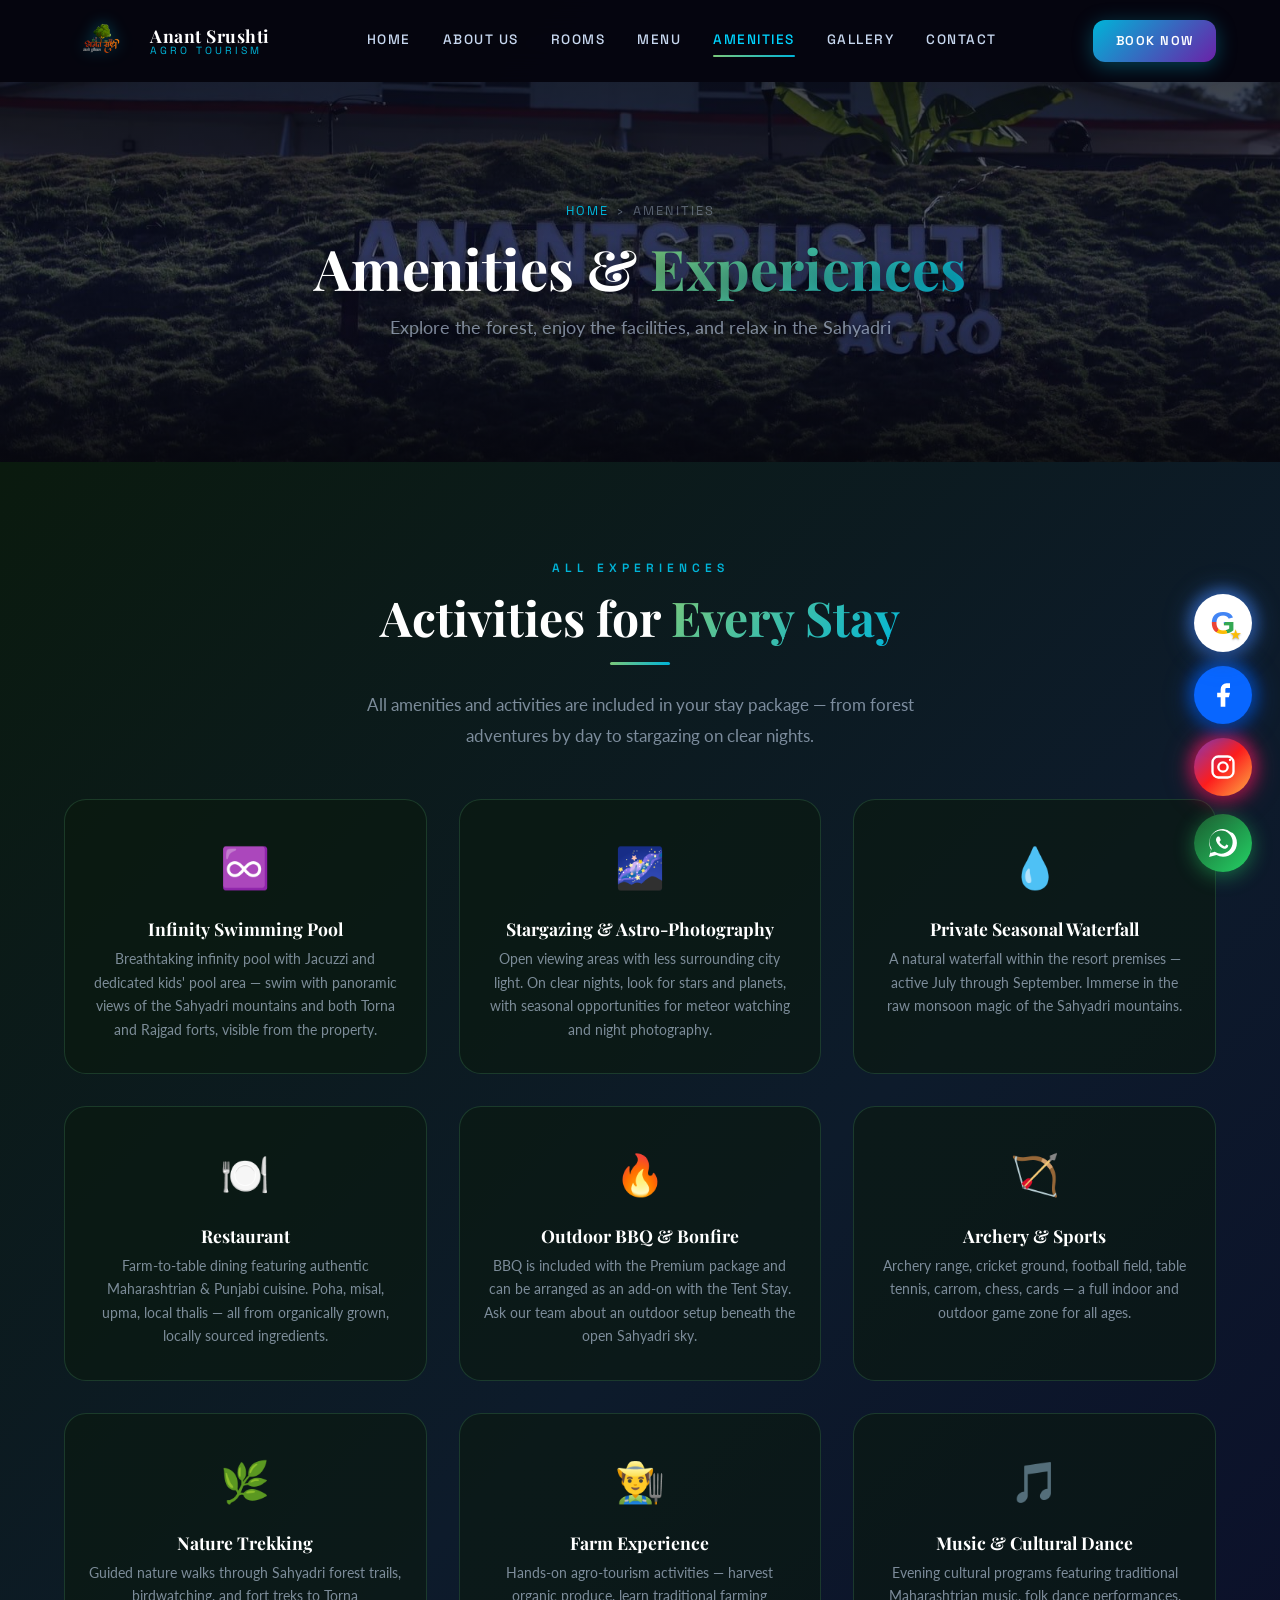
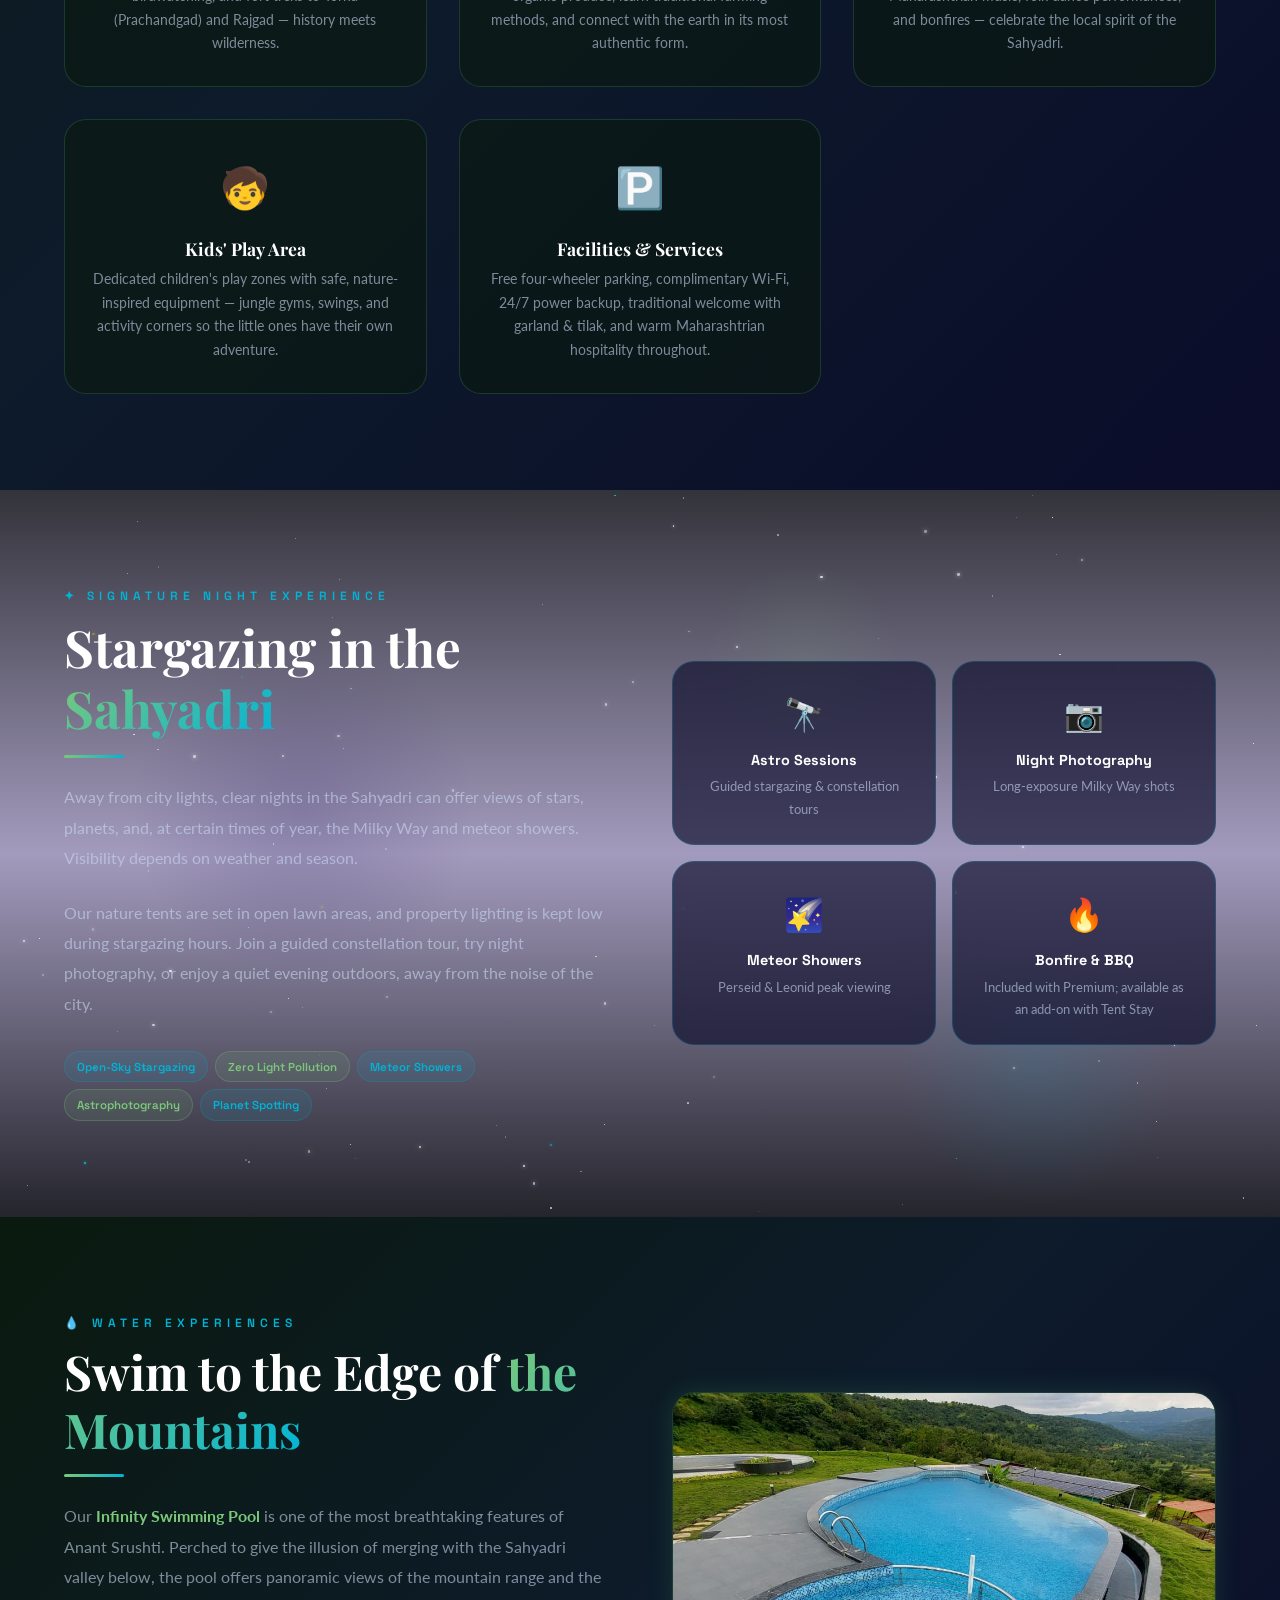
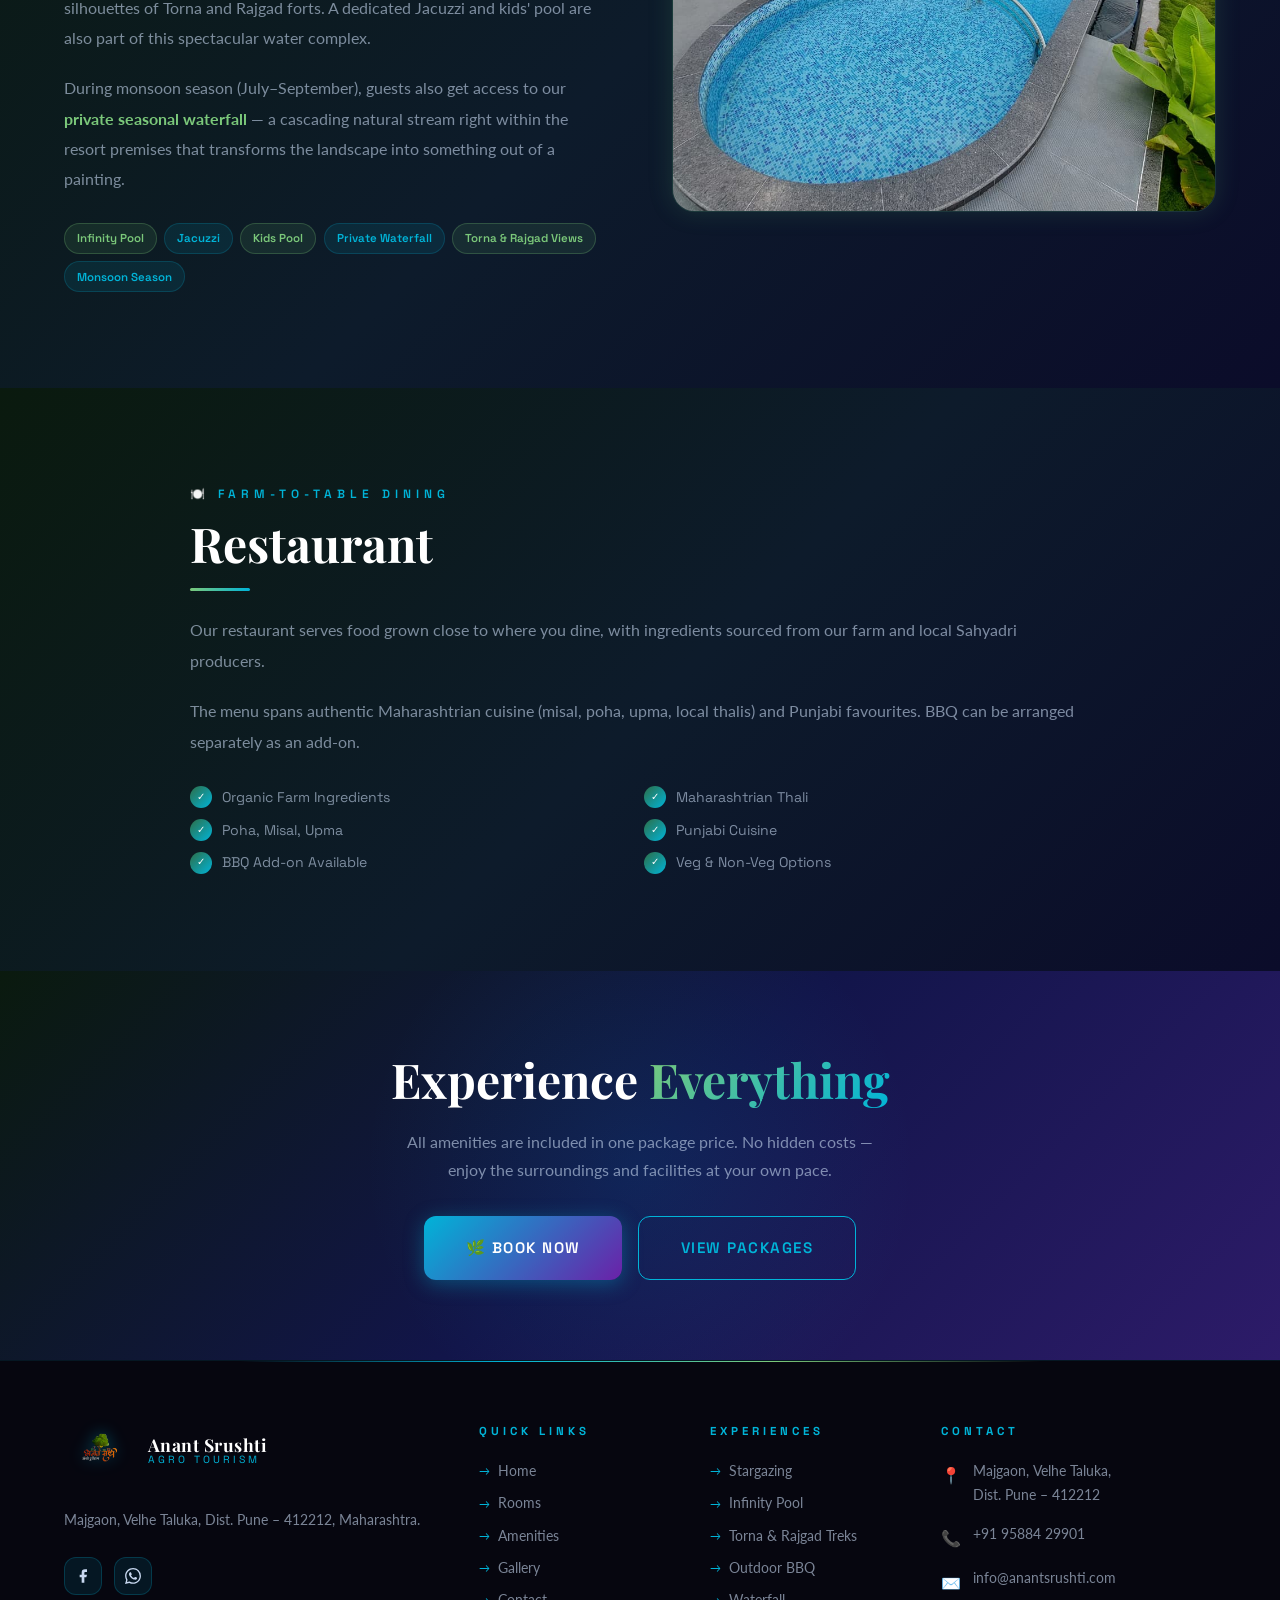
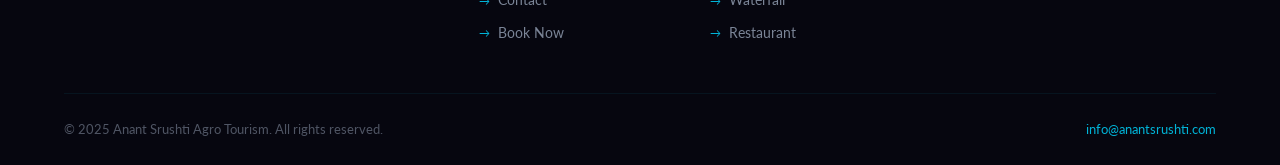
<file: amenities.html>
<!DOCTYPE html>
<html lang="en">
<head>
  <meta charset="UTF-8" />
  <meta name="viewport" content="width=device-width, initial-scale=1.0" />
<meta name="description" content="Amenities at Anant Srushti Agro Tourism — Infinity Pool, Stargazing, seasonal waterfall, Restaurant and more near Pune." />
  <title>Amenities &amp; Experiences | Anant Srushti Agro Tourism</title>
  <link rel="icon" href="assets/images/logo.png" />
  <link rel="stylesheet" href="assets/css/style.css" />
</head>
<body class="amenities-page">

  <nav class="navbar solid" id="navbar">
    <div class="nav-container">
      <a href="index.html" class="nav-logo">
        <img src="assets/images/logo.png" alt="Anant Srushti Logo" />
        <div class="nav-logo-text"><span class="nav-logo-name">Anant Srushti</span><span class="nav-logo-sub">Agro Tourism</span></div>
      </a>
      <div class="nav-links">
        <a href="index.html">Home</a><a href="about.html">About Us</a><a href="rooms.html">Rooms</a><a href="menu.html">Menu</a>
        <a href="amenities.html" class="active">Amenities</a>
        <a href="gallery.html">Gallery</a><a href="contact.html">Contact</a>
      </div>
      <a href="booking.html" class="btn btn-primary btn-sm nav-cta">Book Now</a>
      <button class="hamburger" id="hamburger" aria-label="Menu"><span></span><span></span><span></span></button>
    </div>
  </nav>
  <div class="mobile-nav" id="mobileNav">
    <a href="index.html">Home</a><a href="about.html">About Us</a><a href="rooms.html">Rooms</a><a href="menu.html">Menu</a>
    <a href="amenities.html" class="active">Amenities</a>
    <a href="gallery.html">Gallery</a><a href="contact.html">Contact</a>
    <a href="booking.html" class="btn btn-primary">Book Now</a>
  </div>

  <section class="page-hero">
    <div class="page-hero-bg" style="background-image:url('Images/IMG-20261104-WA0021.jpg');"></div>
    <div class="page-hero-overlay"></div>
    <div class="container">
      <div class="page-hero-content">
        <div class="breadcrumb"><a href="index.html">Home</a><span>›</span><span>Amenities</span></div>
        <h1>Amenities &amp; <span style="background:linear-gradient(135deg,var(--nature-glow),var(--aurora-teal));-webkit-background-clip:text;-webkit-text-fill-color:transparent;background-clip:text;">Experiences</span></h1>
        <p>Explore the forest, enjoy the facilities, and relax in the Sahyadri</p>
      </div>
    </div>
  </section>

  <!-- Overview Grid -->
  <section class="section" style="background:linear-gradient(180deg,var(--space-deep),var(--nature-dark));">
    <div class="container">
      <div class="text-center" style="margin-bottom:3rem;">
        <span class="section-label" data-animate>All Experiences</span>
        <h2 class="section-title" data-animate>Activities for <span class="grad-text">Every Stay</span></h2>
        <div class="divider center" data-animate></div>
        <p class="section-subtitle" style="margin:0 auto;" data-animate>All amenities and activities are included in your stay package — from forest adventures by day to stargazing on clear nights.</p>
      </div>
      <div class="grid-3 stagger-children">

        <div class="amenity-card" data-animate>
          <span class="amenity-icon">♾️</span>
          <h3>Infinity Swimming Pool</h3>
          <p>Breathtaking infinity pool with Jacuzzi and dedicated kids' pool area — swim with panoramic views of the Sahyadri mountains and both Torna and Rajgad forts, visible from the property.</p>
        </div>

        <div class="amenity-card" data-animate>
          <span class="amenity-icon">🌌</span>
          <h3>Stargazing &amp; Astro-Photography</h3>
          <p>Open viewing areas with less surrounding city light. On clear nights, look for stars and planets, with seasonal opportunities for meteor watching and night photography.</p>
        </div>

        <div class="amenity-card" data-animate>
          <span class="amenity-icon">💧</span>
          <h3>Private Seasonal Waterfall</h3>
          <p>A natural waterfall within the resort premises — active July through September. Immerse in the raw monsoon magic of the Sahyadri mountains.</p>
        </div>

        <div class="amenity-card" data-animate>
          <span class="amenity-icon">🍽️</span>
          <h3>Restaurant</h3>
          <p>Farm-to-table dining featuring authentic Maharashtrian &amp; Punjabi cuisine. Poha, misal, upma, local thalis — all from organically grown, locally sourced ingredients.</p>
        </div>

        <div class="amenity-card" data-animate>
          <span class="amenity-icon">🔥</span>
          <h3>Outdoor BBQ &amp; Bonfire</h3>
          <p>BBQ is included with the Premium package and can be arranged as an add-on with the Tent Stay. Ask our team about an outdoor setup beneath the open Sahyadri sky.</p>
        </div>

        <div class="amenity-card" data-animate>
          <span class="amenity-icon">🏹</span>
          <h3>Archery &amp; Sports</h3>
          <p>Archery range, cricket ground, football field, table tennis, carrom, chess, cards — a full indoor and outdoor game zone for all ages.</p>
        </div>

        <div class="amenity-card" data-animate>
          <span class="amenity-icon">🌿</span>
          <h3>Nature Trekking</h3>
          <p>Guided nature walks through Sahyadri forest trails, birdwatching, and fort treks to Torna (Prachandgad) and Rajgad — history meets wilderness.</p>
        </div>

        <div class="amenity-card" data-animate>
          <span class="amenity-icon">👨‍🌾</span>
          <h3>Farm Experience</h3>
          <p>Hands-on agro-tourism activities — harvest organic produce, learn traditional farming methods, and connect with the earth in its most authentic form.</p>
        </div>

        <div class="amenity-card" data-animate>
          <span class="amenity-icon">🎵</span>
          <h3>Music &amp; Cultural Dance</h3>
          <p>Evening cultural programs featuring traditional Maharashtrian music, folk dance performances, and bonfires — celebrate the local spirit of the Sahyadri.</p>
        </div>

        <div class="amenity-card" data-animate>
          <span class="amenity-icon">🧒</span>
          <h3>Kids' Play Area</h3>
          <p>Dedicated children's play zones with safe, nature-inspired equipment — jungle gyms, swings, and activity corners so the little ones have their own adventure.</p>
        </div>

        <div class="amenity-card" data-animate>
          <span class="amenity-icon">🅿️</span>
          <h3>Facilities &amp; Services</h3>
          <p>Free four-wheeler parking, complimentary Wi-Fi, 24/7 power backup, traditional welcome with garland &amp; tilak, and warm Maharashtrian hospitality throughout.</p>
        </div>

      </div>
    </div>
  </section>

  <!-- Stargazing Feature Section -->
  <section class="experience-strip home-signature-experience" style="background-image:url('Images/Space.jpeg');">
    <div class="overlay"></div>
    <div class="star-canvas" aria-hidden="true"></div>
    <div class="container" style="position:relative;z-index:2;">
      <div style="display:grid;grid-template-columns:1fr 1fr;gap:4rem;align-items:center;">
        <div data-animate="left">
          <span class="section-label">✦ Signature Night Experience</span>
          <h2 class="section-title" style="font-size:clamp(2rem,4vw,3.2rem);">Stargazing in the <span class="grad-text">Sahyadri</span></h2>
          <div class="divider"></div>
          <p style="color:var(--text-muted);line-height:1.9;margin-bottom:1.5rem;">Away from city lights, clear nights in the Sahyadri can offer views of stars, planets, and, at certain times of year, the Milky Way and meteor showers. Visibility depends on weather and season.</p>
          <p style="color:var(--text-muted);line-height:1.9;margin-bottom:2rem;">Our nature tents are set in open lawn areas, and property lighting is kept low during stargazing hours. Join a guided constellation tour, try night photography, or enjoy a quiet evening outdoors, away from the noise of the city.</p>
          <div class="tag-row">
            <span class="tag">Open-Sky Stargazing</span>
            <span class="tag green">Zero Light Pollution</span>
            <span class="tag">Meteor Showers</span>
            <span class="tag green">Astrophotography</span>
            <span class="tag">Planet Spotting</span>
          </div>
        </div>
        <div data-animate="right">
          <div style="display:grid;grid-template-columns:1fr 1fr;gap:1rem;">
            <div class="glass-card" style="padding:1.5rem;text-align:center;">
              <div style="font-size:2rem;margin-bottom:0.6rem;">🔭</div>
              <h4 style="color:var(--white);font-family:'Space Grotesk',sans-serif;font-size:0.9rem;margin-bottom:0.4rem;">Astro Sessions</h4>
              <p style="font-size:0.8rem;color:var(--text-muted);">Guided stargazing &amp; constellation tours</p>
            </div>
            <div class="glass-card" style="padding:1.5rem;text-align:center;">
              <div style="font-size:2rem;margin-bottom:0.6rem;">📷</div>
              <h4 style="color:var(--white);font-family:'Space Grotesk',sans-serif;font-size:0.9rem;margin-bottom:0.4rem;">Night Photography</h4>
              <p style="font-size:0.8rem;color:var(--text-muted);">Long-exposure Milky Way shots</p>
            </div>
            <div class="glass-card" style="padding:1.5rem;text-align:center;">
              <div style="font-size:2rem;margin-bottom:0.6rem;">🌠</div>
              <h4 style="color:var(--white);font-family:'Space Grotesk',sans-serif;font-size:0.9rem;margin-bottom:0.4rem;">Meteor Showers</h4>
              <p style="font-size:0.8rem;color:var(--text-muted);">Perseid &amp; Leonid peak viewing</p>
            </div>
            <div class="glass-card" style="padding:1.5rem;text-align:center;">
              <div style="font-size:2rem;margin-bottom:0.6rem;">🔥</div>
              <h4 style="color:var(--white);font-family:'Space Grotesk',sans-serif;font-size:0.9rem;margin-bottom:0.4rem;">Bonfire &amp; BBQ</h4>
<p style="font-size:0.8rem;color:var(--text-muted);">Included with Premium; available as an add-on with Tent Stay</p>
            </div>
          </div>
        </div>
      </div>
    </div>
  </section>

  <!-- Pool & Waterfall Section -->
  <section class="section section-nature">
    <div class="container">
      <div style="display:grid;grid-template-columns:1fr 1fr;gap:4rem;align-items:center;">
        <div data-animate="left">
          <span class="section-label">💧 Water Experiences</span>
          <h2 class="section-title">Swim to the Edge of <span class="grad-text">the Mountains</span></h2>
          <div class="divider"></div>
          <p style="color:var(--text-muted);line-height:1.9;margin-bottom:1.25rem;">Our <strong style="color:var(--nature-glow)">Infinity Swimming Pool</strong> is one of the most breathtaking features of Anant Srushti. Perched to give the illusion of merging with the Sahyadri valley below, the pool offers panoramic views of the mountain range and the silhouettes of Torna and Rajgad forts. A dedicated Jacuzzi and kids' pool are also part of this spectacular water complex.</p>
          <p style="color:var(--text-muted);line-height:1.9;margin-bottom:1.75rem;">During monsoon season (July–September), guests also get access to our <strong style="color:var(--nature-glow)">private seasonal waterfall</strong> — a cascading natural stream right within the resort premises that transforms the landscape into something out of a painting.</p>
          <div class="tag-row">
            <span class="tag green">Infinity Pool</span>
            <span class="tag">Jacuzzi</span>
            <span class="tag green">Kids Pool</span>
            <span class="tag">Private Waterfall</span>
            <span class="tag green">Torna &amp; Rajgad Views</span>
            <span class="tag">Monsoon Season</span>
          </div>
        </div>
        <div data-animate="right">
          <img src="Images/infinity%20pool4.jpg" alt="Infinity Pool" style="width:100%;height:420px;object-fit:cover;border-radius:var(--radius-lg);border:1px solid var(--border-nature);box-shadow:var(--shadow-nature);" loading="lazy" />
        </div>
      </div>
    </div>
  </section>

  <!-- Restaurant -->
  <section class="section section-space">
    <div class="container">
      <div style="max-width:900px;margin:0 auto;">
        <div data-animate>
          <span class="section-label">🍽️ Farm-to-Table Dining</span>
          <h2 class="section-title">Restaurant</h2>
          <div class="divider"></div>
          <p style="color:var(--text-muted);line-height:1.9;margin-bottom:1.25rem;">Our restaurant serves food grown close to where you dine, with ingredients sourced from our farm and local Sahyadri producers.</p>
          <p style="color:var(--text-muted);line-height:1.9;margin-bottom:1.75rem;">The menu spans authentic Maharashtrian cuisine (misal, poha, upma, local thalis) and Punjabi favourites. BBQ can be arranged separately as an add-on.</p>
          <div style="display:grid;grid-template-columns:1fr 1fr;gap:0.5rem;">
            <div class="about-feature"><span class="check">✓</span>Organic Farm Ingredients</div>
            <div class="about-feature"><span class="check">✓</span>Maharashtrian Thali</div>
            <div class="about-feature"><span class="check">✓</span>Poha, Misal, Upma</div>
            <div class="about-feature"><span class="check">✓</span>Punjabi Cuisine</div>
            <div class="about-feature"><span class="check">✓</span>BBQ Add-on Available</div>
            <div class="about-feature"><span class="check">✓</span>Veg &amp; Non-Veg Options</div>
          </div>
        </div>
      </div>
    </div>
  </section>

  <!-- CTA -->
  <section class="cta-banner">
    <div class="container text-center">
      <h2 class="section-title" style="max-width:600px;margin:0 auto 1.25rem;" data-animate>Experience <span class="grad-text">Everything</span></h2>
      <p style="color:var(--text-muted);max-width:500px;margin:0 auto 2rem;" data-animate>All amenities are included in one package price. No hidden costs — enjoy the surroundings and facilities at your own pace.</p>
      <div style="display:flex;gap:1rem;justify-content:center;flex-wrap:wrap;" data-animate>
        <a href="booking.html" class="btn btn-primary btn-lg">🌿 Book Now</a>
        <a href="rooms.html" class="btn btn-outline btn-lg">View Packages</a>
      </div>
    </div>
  </section>

  <footer>
    <div class="container">
      <div class="footer-grid">
        <div class="footer-brand">
          <a href="index.html" class="nav-logo" style="margin-bottom:1rem;display:inline-flex;"><img src="assets/images/logo.png" alt="Logo" style="height:50px;"/><div class="nav-logo-text"><span class="nav-logo-name">Anant Srushti</span><span class="nav-logo-sub">Agro Tourism</span></div></a>
          <p>Majgaon, Velhe Taluka, Dist. Pune – 412212, Maharashtra.</p>
          <div class="social-links"><a href="#" class="social-link" aria-label="Facebook"><svg width="16" height="16" viewBox="0 0 24 24" fill="currentColor"><path d="M18 2h-3a5 5 0 00-5 5v3H7v4h3v8h4v-8h3l1-4h-4V7a1 1 0 011-1h3z"/></svg></a><a href="https://wa.me/919588429901" class="social-link" target="_blank" aria-label="WhatsApp"><svg width="16" height="16" viewBox="0 0 24 24" fill="currentColor"><path d="M17.472 14.382c-.297-.149-1.758-.867-2.03-.967-.273-.099-.471-.148-.67.15-.197.297-.767.966-.94 1.164-.173.199-.347.223-.644.075-.297-.15-1.255-.463-2.39-1.475-.883-.788-1.48-1.761-1.653-2.059-.173-.297-.018-.458.13-.606.134-.133.298-.347.446-.52.149-.174.198-.298.298-.497.099-.198.05-.371-.025-.52-.075-.149-.669-1.612-.916-2.207-.242-.579-.487-.5-.669-.51-.173-.008-.371-.01-.57-.01-.198 0-.52.074-.792.372-.272.297-1.04 1.016-1.04 2.479 0 1.462 1.065 2.875 1.213 3.074.149.198 2.096 3.2 5.077 4.487.709.306 1.262.489 1.694.625.712.227 1.36.195 1.871.118.571-.085 1.758-.719 2.006-1.413.248-.694.248-1.289.173-1.413-.074-.124-.272-.198-.57-.347m-5.421 7.403h-.004a9.87 9.87 0 01-5.031-1.378l-.361-.214-3.741.982.998-3.648-.235-.374a9.86 9.86 0 01-1.51-5.26c.001-5.45 4.436-9.884 9.888-9.884 2.64 0 5.122 1.03 6.988 2.898a9.825 9.825 0 012.893 6.994c-.003 5.45-4.437 9.884-9.885 9.884m8.413-18.297A11.815 11.815 0 0012.05 0C5.495 0 .16 5.335.157 11.892c0 2.096.547 4.142 1.588 5.945L.057 24l6.305-1.654a11.882 11.882 0 005.683 1.448h.005c6.554 0 11.89-5.335 11.893-11.893a11.821 11.821 0 00-3.48-8.413Z"/></svg></a></div>
        </div>
        <div><h4 class="footer-heading">Quick Links</h4><ul class="footer-links"><li><a href="index.html">Home</a></li><li><a href="rooms.html">Rooms</a></li><li><a href="amenities.html">Amenities</a></li><li><a href="gallery.html">Gallery</a></li><li><a href="contact.html">Contact</a></li><li><a href="booking.html">Book Now</a></li></ul></div>
        <div><h4 class="footer-heading">Experiences</h4><ul class="footer-links"><li><a href="amenities.html">Stargazing</a></li><li><a href="amenities.html">Infinity Pool</a></li><li><a href="amenities.html">Torna &amp; Rajgad Treks</a></li><li><a href="amenities.html">Outdoor BBQ</a></li><li><a href="amenities.html">Waterfall</a></li><li><a href="amenities.html">Restaurant</a></li></ul></div>
        <div><h4 class="footer-heading">Contact</h4><div class="footer-contact-item"><span class="icon">📍</span><span>Majgaon, Velhe Taluka,<br/>Dist. Pune – 412212</span></div><div class="footer-contact-item"><span class="icon">📞</span><div><a href="tel:+919588429901">+91 95884 29901</a></div></div><div class="footer-contact-item"><span class="icon">✉️</span><a href="mailto:info@anantsrushti.com">info@anantsrushti.com</a></div></div>
      </div>
      <div class="footer-bottom"><p>© 2025 Anant Srushti Agro Tourism. All rights reserved.</p><p><a href="mailto:info@anantsrushti.com">info@anantsrushti.com</a></p></div>
    </div>
  </footer>

  <details class="whatsapp-float-wrap"><summary class="whatsapp-float" aria-label="Choose a WhatsApp number"><span class="wa-tooltip">Choose a WhatsApp number</span><svg width="28" height="28" viewBox="0 0 24 24" fill="currentColor" aria-hidden="true"><path d="M17.472 14.382c-.297-.149-1.758-.867-2.03-.967-.273-.099-.471-.148-.67.15-.197.297-.767.966-.94 1.164-.173.199-.347.223-.644.075-.297-.15-1.255-.463-2.39-1.475-.883-.788-1.48-1.761-1.653-2.059-.173-.297-.018-.458.13-.606.134-.133.298-.347.446-.52.149-.174.198-.298.298-.497.099-.198.05-.371-.025-.52-.075-.149-.669-1.612-.916-2.207-.242-.579-.487-.5-.669-.51-.173-.008-.371-.01-.57-.01-.198 0-.52.074-.792.372-.272.297-1.04 1.016-1.04 2.479 0 1.462 1.065 2.875 1.213 3.074.149.198 2.096 3.2 5.077 4.487.709.306 1.262.195 1.871.118.571-.085 1.758-.719 2.006-1.413.248-.694.248-1.289.173-1.413-.074-.124-.272-.198-.57-.347m-5.421 7.403h-.004a9.87 9.87 0 0 1-5.031-1.378l-.361-.214-3.741.982.998-3.648-.235-.374a9.86 9.86 0 0 1-1.51-5.26c.001-5.45 4.436-9.884 9.888-9.884 2.64 0 5.122 1.03 6.988 2.898a9.825 9.825 0 0 1 2.893 6.994c-.003 5.45-4.437 9.884-9.885 9.884m8.413-18.297A11.815 11.815 0 0 0 12.05 0C5.495 0 .16 5.335.157 11.892c0 2.096.547 4.142 1.588 5.945L.057 24l6.305-1.654a11.882 11.882 0 0 0 5.683 1.448h.005c6.554 0 11.89-5.335 11.893-11.893a11.821 11.821 0 0 0-3.48-8.413Z"/></svg></summary><div class="whatsapp-float-options"><a href="https://wa.me/919588429901" target="_blank" rel="noopener noreferrer">WhatsApp: +91 95884 29901</a><a href="https://wa.me/919822243348" target="_blank" rel="noopener noreferrer">WhatsApp: +91 98222 43348</a></div></details>
  <a href="https://www.instagram.com/anantsrushtimajgaon/?hl=en" class="social-float-icon social-float-instagram" target="_blank" rel="noopener noreferrer" aria-label="Visit us on Instagram"><span class="wa-tooltip">Follow us on Instagram</span><svg width="28" height="28" viewBox="0 0 24 24" fill="none" stroke="currentColor" stroke-width="2" aria-hidden="true"><rect x="3" y="3" width="18" height="18" rx="5"/><circle cx="12" cy="12" r="4"/><circle cx="18" cy="6" r="1" fill="currentColor" stroke="none"/></svg></a>
  <a href="https://www.facebook.com/Anantsrushti" class="social-float-icon social-float-facebook" target="_blank" rel="noopener noreferrer" aria-label="Visit us on Facebook"><span class="wa-tooltip">Follow us on Facebook</span><svg width="28" height="28" viewBox="0 0 24 24" fill="currentColor" aria-hidden="true"><path d="M18 2h-3a5 5 0 0 0-5 5v3H7v4h3v8h4v-8h3l1-4h-4V7a1 1 0 0 1 1-1h3z"/></svg></a>
  <a href="https://www.google.com/maps/search/?api=1&amp;query=AnantSrushti%20Agro%20Tourism%20Velhe%20Majgaon" class="social-float-icon social-float-google" target="_blank" rel="noopener noreferrer" aria-label="Open in Google Maps"><span class="wa-tooltip">Google Maps</span><span class="google-review-mark" aria-hidden="true">G<span>★</span></span></a>
  <script src="assets/js/main.js"></script>
</body>
</html>
</file>
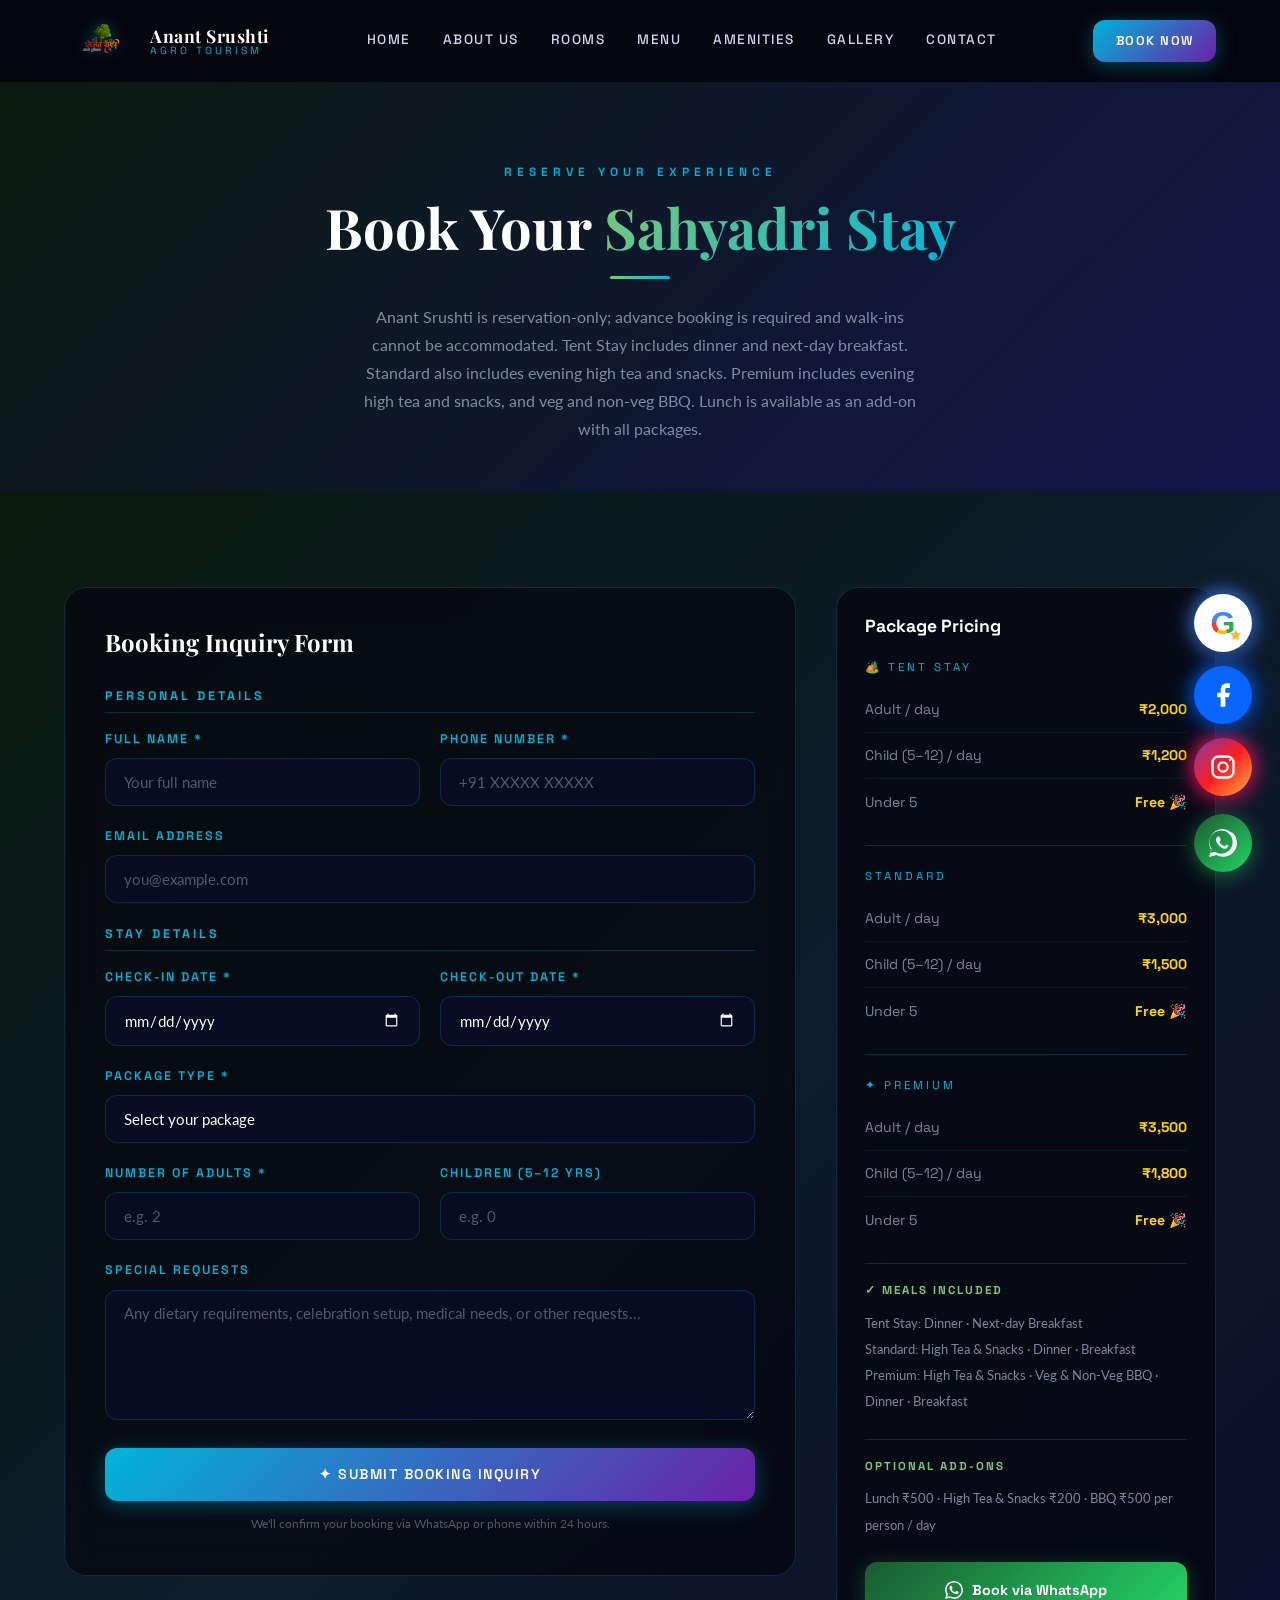
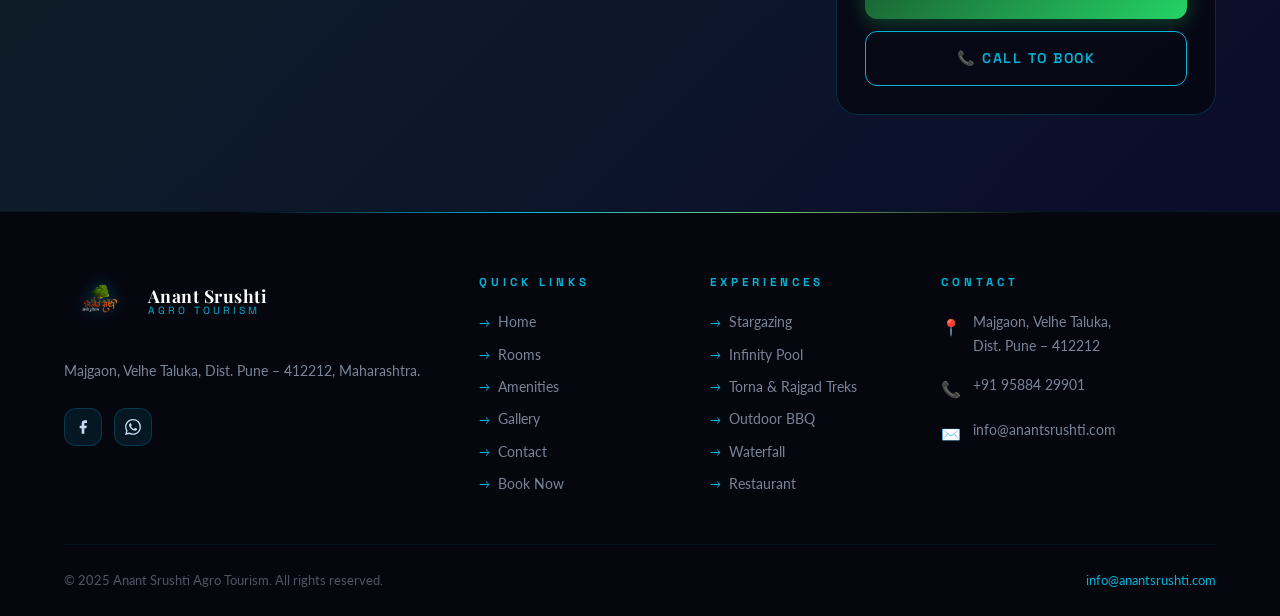
<file: booking.html>
<!DOCTYPE html>
<html lang="en">
<head>
  <meta charset="UTF-8" />
  <meta name="viewport" content="width=device-width, initial-scale=1.0" />
  <meta name="description" content="Book your stay at Anant Srushti Agro Tourism — Tent Stay and Premium packages near Pune." />
  <title>Book Your Stay | Anant Srushti Agro Tourism</title>
  <link rel="icon" href="assets/images/logo.png" />
  <link rel="stylesheet" href="assets/css/style.css" />
</head>
<body>

  <nav class="navbar solid" id="navbar">
    <div class="nav-container">
      <a href="index.html" class="nav-logo">
        <img src="assets/images/logo.png" alt="Anant Srushti Logo" />
        <div class="nav-logo-text"><span class="nav-logo-name">Anant Srushti</span><span class="nav-logo-sub">Agro Tourism</span></div>
      </a>
      <div class="nav-links">
        <a href="index.html">Home</a><a href="about.html">About Us</a><a href="rooms.html">Rooms</a><a href="menu.html">Menu</a><a href="amenities.html">Amenities</a><a href="gallery.html">Gallery</a><a href="contact.html">Contact</a>
      </div>
      <a href="booking.html" class="btn btn-primary btn-sm nav-cta">Book Now</a>
      <button class="hamburger" id="hamburger" aria-label="Menu"><span></span><span></span><span></span></button>
    </div>
  </nav>
  <div class="mobile-nav" id="mobileNav">
    <a href="index.html">Home</a><a href="about.html">About Us</a><a href="rooms.html">Rooms</a><a href="menu.html">Menu</a><a href="amenities.html">Amenities</a><a href="gallery.html">Gallery</a><a href="contact.html">Contact</a>
    <a href="booking.html" class="btn btn-primary">Book Now</a>
  </div>

  <!-- Hero -->
  <section class="booking-hero-section" style="position:relative;overflow:hidden;">
    <div class="container text-center" style="position:relative;z-index:2;">
      <span class="section-label" data-animate>Reserve Your Experience</span>
      <h1 class="section-title" data-animate style="font-size:clamp(2rem,4.5vw,3.5rem);">Book Your <span class="grad-text">Sahyadri Stay</span></h1>
      <div class="divider center" data-animate></div>
      <p style="color:var(--text-muted);max-width:560px;margin:0 auto;" data-animate>
        Anant Srushti is reservation-only; advance booking is required and walk-ins cannot be accommodated. Tent Stay includes dinner and next-day breakfast. Standard also includes evening high tea and snacks. Premium includes evening high tea and snacks, and veg and non-veg BBQ. Lunch is available as an add-on with all packages.
      </p>
    </div>
  </section>

  <!-- Booking Form + Sidebar -->
  <section class="section" style="background:linear-gradient(180deg,var(--space-mid),var(--nature-dark));">
    <div class="container">
      <div class="booking-layout" style="display:grid;grid-template-columns:1fr 380px;gap:2.5rem;align-items:start;">

        <!-- Main Form -->
        <div data-animate="left">
          <div class="form-card">
            <h2 style="font-size:1.5rem;margin-bottom:2rem;">Booking <span class="grad-text">Inquiry Form</span></h2>
            <form class="ajax-form" id="bookingInquiryForm">
              <label class="form-honeypot" aria-hidden="true">Leave this field empty
                <input type="text" name="website" tabindex="-1" autocomplete="off" />
              </label>

              <h4 style="color:var(--aurora-teal);font-family:'Space Grotesk',sans-serif;font-size:0.78rem;letter-spacing:3px;text-transform:uppercase;margin-bottom:1rem;padding-bottom:0.5rem;border-bottom:1px solid var(--border-glow);">Personal Details</h4>
              <div class="form-row">
                <div class="form-group">
                  <label for="bk-name">Full Name *</label>
                  <input type="text" id="bk-name" name="name" placeholder="Your full name" required />
                </div>
                <div class="form-group">
                  <label for="bk-phone">Phone Number *</label>
                  <input type="tel" id="bk-phone" name="phone" placeholder="+91 XXXXX XXXXX" required />
                </div>
              </div>
              <div class="form-group">
                <label for="bk-email">Email Address</label>
                <input type="email" id="bk-email" name="email" placeholder="you@example.com" />
              </div>

              <h4 style="color:var(--aurora-teal);font-family:'Space Grotesk',sans-serif;font-size:0.78rem;letter-spacing:3px;text-transform:uppercase;margin:1.5rem 0 1rem;padding-bottom:0.5rem;border-bottom:1px solid var(--border-glow);">Stay Details</h4>
              <div class="form-row">
                <div class="form-group">
                  <label for="bk-checkin">Check-in Date *</label>
                  <input type="date" id="bk-checkin" name="checkin" required />
                </div>
                <div class="form-group">
                  <label for="bk-checkout">Check-out Date *</label>
                  <input type="date" id="bk-checkout" name="checkout" required />
                </div>
              </div>
              <div class="form-group">
                <label for="bk-package">Package Type *</label>
                <select id="bk-package" name="package" required>
                  <option value="" disabled selected>Select your package</option>
                  <option value="tent">🏕️ Tent Stay — ₹2,000/adult/day, ₹1,200/child/day</option>
                  <option value="standard">Standard — ₹3,000/adult/day, ₹1,500/child/day</option>
                  <option value="premium">✦ Premium — ₹3,500/adult/day, ₹1,800/child/day</option>
                </select>
              </div>
              <div class="form-row">
                <div class="form-group">
                  <label for="bk-adults">Number of Adults *</label>
                  <input type="number" id="bk-adults" name="adults" min="1" max="50" placeholder="e.g. 2" required />
                </div>
                <div class="form-group">
                  <label for="bk-children">Children (5–12 yrs)</label>
                  <input type="number" id="bk-children" name="children" min="0" max="20" placeholder="e.g. 0" />
                </div>
              </div>

              <fieldset class="booking-addons" id="bk-addons" hidden>
                <legend>Optional Meal Add-ons <span>(per person / day)</span></legend>
                <label class="booking-addon-option" data-addon-packages="tent,standard,premium">
                  <input type="checkbox" value="Lunch — ₹500/person/day" data-addon-name="Lunch" data-addon-rate="500" />
                  <span>Lunch <strong>₹500</strong></span>
                </label>
                <label class="booking-addon-option" data-addon-packages="tent">
                  <input type="checkbox" value="High Tea &amp; Snacks — ₹200/person/day" data-addon-name="High Tea &amp; Snacks" data-addon-rate="200" />
                  <span>High Tea &amp; Snacks <strong>₹200</strong></span>
                </label>
                <label class="booking-addon-option" data-addon-packages="tent,standard">
                  <input type="checkbox" value="BBQ — ₹500/person/day" data-addon-name="BBQ" data-addon-rate="500" />
                  <span>Veg &amp; Non-Veg BBQ <strong>₹500</strong></span>
                </label>
              </fieldset>
              <input type="hidden" id="bk-selected-addons" name="addons" value="" />

              <div class="form-group">
                <label for="bk-requests">Special Requests</label>
                <textarea id="bk-requests" name="requests" placeholder="Any dietary requirements, celebration setup, medical needs, or other requests..."></textarea>
              </div>

              <button type="submit" class="btn btn-primary" style="width:100%;justify-content:center;padding:1.1rem;">✦ Submit Booking Inquiry</button>
              <p id="bookingFormStatus" role="status" aria-live="polite" style="text-align:center;font-size:0.82rem;margin-top:0.75rem;"></p>
              <p style="text-align:center;font-size:0.78rem;color:var(--text-dim);margin-top:0.75rem;">We'll confirm your booking via WhatsApp or phone within 24 hours.</p>
            </form>
          </div>
        </div>

        <!-- Sidebar -->
        <div data-animate="right">
          <div class="booking-sidebar">
            <h3 style="font-size:1.1rem;margin-bottom:1.25rem;font-family:'Space Grotesk',sans-serif;color:var(--white);">Package <span class="grad-text">Pricing</span></h3>
            <div style="margin-bottom:1.25rem;">
              <div style="font-family:'Space Grotesk',sans-serif;font-size:0.72rem;letter-spacing:3px;text-transform:uppercase;color:var(--aurora-teal);margin-bottom:0.6rem;">🏕️ Tent Stay</div>
              <div class="price-row"><span class="label">Adult / day</span><span class="price">₹2,000</span></div>
              <div class="price-row"><span class="label">Child (5–12) / day</span><span class="price">₹1,200</span></div>
              <div class="price-row"><span class="label">Under 5</span><span class="price">Free 🎉</span></div>
            </div>
            <div style="border-top:1px solid var(--border-glow);padding-top:1.25rem;margin-bottom:1.25rem;">
              <div style="font-family:'Space Grotesk',sans-serif;font-size:0.72rem;letter-spacing:3px;text-transform:uppercase;color:var(--aurora-teal);margin-bottom:0.6rem;">Standard</div>
              <div class="price-row"><span class="label">Adult / day</span><span class="price">₹3,000</span></div>
              <div class="price-row"><span class="label">Child (5–12) / day</span><span class="price">₹1,500</span></div>
              <div class="price-row"><span class="label">Under 5</span><span class="price">Free 🎉</span></div>
            </div>
            <div style="border-top:1px solid var(--border-glow);padding-top:1.25rem;margin-bottom:1.25rem;">
              <div style="font-family:'Space Grotesk',sans-serif;font-size:0.72rem;letter-spacing:3px;text-transform:uppercase;color:var(--aurora-teal);margin-bottom:0.6rem;">✦ Premium</div>
              <div class="price-row"><span class="label">Adult / day</span><span class="price">₹3,500</span></div>
              <div class="price-row"><span class="label">Child (5–12) / day</span><span class="price">₹1,800</span></div>
              <div class="price-row"><span class="label">Under 5</span><span class="price">Free 🎉</span></div>
            </div>
            <div style="border-top:1px solid var(--border-glow);padding-top:1.25rem;margin-bottom:1.5rem;">
              <h4 style="font-family:'Space Grotesk',sans-serif;font-size:0.72rem;letter-spacing:2px;text-transform:uppercase;color:var(--nature-glow);margin-bottom:0.75rem;">✓ Meals Included</h4>
              <div style="font-size:0.82rem;color:var(--text-muted);line-height:2;">
                Tent Stay: Dinner · Next-day Breakfast<br/>Standard: High Tea &amp; Snacks · Dinner · Breakfast<br/>Premium: High Tea &amp; Snacks · Veg &amp; Non-Veg BBQ · Dinner · Breakfast
              </div>
            </div>
            <div style="border-top:1px solid var(--border-glow);padding-top:1.25rem;margin-bottom:1.5rem;">
              <h4 style="font-family:'Space Grotesk',sans-serif;font-size:0.72rem;letter-spacing:2px;text-transform:uppercase;color:var(--nature-glow);margin-bottom:0.75rem;">Optional Add-ons</h4>
              <div style="font-size:0.82rem;color:var(--text-muted);line-height:2;">Lunch ₹500 · High Tea &amp; Snacks ₹200 · BBQ ₹500 per person / day</div>
            </div>

            <a href="https://wa.me/919588429901?text=Hello!%20I'd%20like%20to%20book%20a%20stay%20at%20Anant%20Srushti." class="wa-btn" target="_blank" style="display:flex;justify-content:center;width:100%;margin-bottom:0.75rem;">
              <svg width="18" height="18" viewBox="0 0 24 24" fill="currentColor"><path d="M17.472 14.382c-.297-.149-1.758-.867-2.03-.967-.273-.099-.471-.148-.67.15-.197.297-.767.966-.94 1.164-.173.199-.347.223-.644.075-.297-.15-1.255-.463-2.39-1.475-.883-.788-1.48-1.761-1.653-2.059-.173-.297-.018-.458.13-.606.134-.133.298-.347.446-.52.149-.174.198-.298.298-.497.099-.198.05-.371-.025-.52-.075-.149-.669-1.612-.916-2.207-.242-.579-.487-.5-.669-.51-.173-.008-.371-.01-.57-.01-.198 0-.52.074-.792.372-.272.297-1.04 1.016-1.04 2.479 0 1.462 1.065 2.875 1.213 3.074.149.198 2.096 3.2 5.077 4.487.709.306 1.262.489 1.694.625.712.227 1.36.195 1.871.118.571-.085 1.758-.719 2.006-1.413.248-.694.248-1.289.173-1.413-.074-.124-.272-.198-.57-.347m-5.421 7.403h-.004a9.87 9.87 0 01-5.031-1.378l-.361-.214-3.741.982.998-3.648-.235-.374a9.86 9.86 0 01-1.51-5.26c.001-5.45 4.436-9.884 9.888-9.884 2.64 0 5.122 1.03 6.988 2.898a9.825 9.825 0 012.893 6.994c-.003 5.45-4.437 9.884-9.885 9.884m8.413-18.297A11.815 11.815 0 0012.05 0C5.495 0 .16 5.335.157 11.892c0 2.096.547 4.142 1.588 5.945L.057 24l6.305-1.654a11.882 11.882 0 005.683 1.448h.005c6.554 0 11.89-5.335 11.893-11.893a11.821 11.821 0 00-3.48-8.413Z"/></svg>
              Book via WhatsApp
            </a>
            <a href="tel:+919588429901" class="btn btn-outline" style="width:100%;justify-content:center;">📞 Call to Book</a>
          </div>

        </div>

      </div>
    </div>
  </section>

  <footer>
    <div class="container">
      <div class="footer-grid">
        <div class="footer-brand"><a href="index.html" class="nav-logo" style="margin-bottom:1rem;display:inline-flex;"><img src="assets/images/logo.png" alt="Logo" style="height:50px;"/><div class="nav-logo-text"><span class="nav-logo-name">Anant Srushti</span><span class="nav-logo-sub">Agro Tourism</span></div></a><p>Majgaon, Velhe Taluka, Dist. Pune – 412212, Maharashtra.</p><div class="social-links"><a href="#" class="social-link" aria-label="Facebook"><svg width="16" height="16" viewBox="0 0 24 24" fill="currentColor"><path d="M18 2h-3a5 5 0 00-5 5v3H7v4h3v8h4v-8h3l1-4h-4V7a1 1 0 011-1h3z"/></svg></a><a href="https://wa.me/919588429901" class="social-link" target="_blank" aria-label="WhatsApp"><svg width="16" height="16" viewBox="0 0 24 24" fill="currentColor"><path d="M17.472 14.382c-.297-.149-1.758-.867-2.03-.967-.273-.099-.471-.148-.67.15-.197.297-.767.966-.94 1.164-.173.199-.347.223-.644.075-.297-.15-1.255-.463-2.39-1.475-.883-.788-1.48-1.761-1.653-2.059-.173-.297-.018-.458.13-.606.134-.133.298-.347.446-.52.149-.174.198-.298.298-.497.099-.198.05-.371-.025-.52-.075-.149-.669-1.612-.916-2.207-.242-.579-.487-.5-.669-.51-.173-.008-.371-.01-.57-.01-.198 0-.52.074-.792.372-.272.297-1.04 1.016-1.04 2.479 0 1.462 1.065 2.875 1.213 3.074.149.198 2.096 3.2 5.077 4.487.709.306 1.262.489 1.694.625.712.227 1.36.195 1.871.118.571-.085 1.758-.719 2.006-1.413.248-.694.248-1.289.173-1.413-.074-.124-.272-.198-.57-.347m-5.421 7.403h-.004a9.87 9.87 0 01-5.031-1.378l-.361-.214-3.741.982.998-3.648-.235-.374a9.86 9.86 0 01-1.51-5.26c.001-5.45 4.436-9.884 9.888-9.884 2.64 0 5.122 1.03 6.988 2.898a9.825 9.825 0 012.893 6.994c-.003 5.45-4.437 9.884-9.885 9.884m8.413-18.297A11.815 11.815 0 0012.05 0C5.495 0 .16 5.335.157 11.892c0 2.096.547 4.142 1.588 5.945L.057 24l6.305-1.654a11.882 11.882 0 005.683 1.448h.005c6.554 0 11.89-5.335 11.893-11.893a11.821 11.821 0 00-3.48-8.413Z"/></svg></a></div></div>
        <div><h4 class="footer-heading">Quick Links</h4><ul class="footer-links"><li><a href="index.html">Home</a></li><li><a href="rooms.html">Rooms</a></li><li><a href="amenities.html">Amenities</a></li><li><a href="gallery.html">Gallery</a></li><li><a href="contact.html">Contact</a></li><li><a href="booking.html">Book Now</a></li></ul></div>
        <div><h4 class="footer-heading">Experiences</h4><ul class="footer-links"><li><a href="amenities.html">Stargazing</a></li><li><a href="amenities.html">Infinity Pool</a></li><li><a href="amenities.html">Torna &amp; Rajgad Treks</a></li><li><a href="amenities.html">Outdoor BBQ</a></li><li><a href="amenities.html">Waterfall</a></li><li><a href="amenities.html">Restaurant</a></li></ul></div>
        <div><h4 class="footer-heading">Contact</h4><div class="footer-contact-item"><span class="icon">📍</span><span>Majgaon, Velhe Taluka,<br/>Dist. Pune – 412212</span></div><div class="footer-contact-item"><span class="icon">📞</span><div><a href="tel:+919588429901">+91 95884 29901</a></div></div><div class="footer-contact-item"><span class="icon">✉️</span><a href="mailto:info@anantsrushti.com">info@anantsrushti.com</a></div></div>
      </div>
      <div class="footer-bottom"><p>© 2025 Anant Srushti Agro Tourism. All rights reserved.</p><p><a href="mailto:info@anantsrushti.com">info@anantsrushti.com</a></p></div>
    </div>
  </footer>

  <details class="whatsapp-float-wrap"><summary class="whatsapp-float" aria-label="Choose a WhatsApp number"><span class="wa-tooltip">Choose a WhatsApp number</span><svg width="28" height="28" viewBox="0 0 24 24" fill="currentColor" aria-hidden="true"><path d="M17.472 14.382c-.297-.149-1.758-.867-2.03-.967-.273-.099-.471-.148-.67.15-.197.297-.767.966-.94 1.164-.173.199-.347.223-.644.075-.297-.15-1.255-.463-2.39-1.475-.883-.788-1.48-1.761-1.653-2.059-.173-.297-.018-.458.13-.606.134-.133.298-.347.446-.52.149-.174.198-.298.298-.497.099-.198.05-.371-.025-.52-.075-.149-.669-1.612-.916-2.207-.242-.579-.487-.5-.669-.51-.173-.008-.371-.01-.57-.01-.198 0-.52.074-.792.372-.272.297-1.04 1.016-1.04 2.479 0 1.462 1.065 2.875 1.213 3.074.149.198 2.096 3.2 5.077 4.487.709.306 1.262.195 1.871.118.571-.085 1.758-.719 2.006-1.413.248-.694.248-1.289.173-1.413-.074-.124-.272-.198-.57-.347m-5.421 7.403h-.004a9.87 9.87 0 0 1-5.031-1.378l-.361-.214-3.741.982.998-3.648-.235-.374a9.86 9.86 0 0 1-1.51-5.26c.001-5.45 4.436-9.884 9.888-9.884 2.64 0 5.122 1.03 6.988 2.898a9.825 9.825 0 0 1 2.893 6.994c-.003 5.45-4.437 9.884-9.885 9.884m8.413-18.297A11.815 11.815 0 0 0 12.05 0C5.495 0 .16 5.335.157 11.892c0 2.096.547 4.142 1.588 5.945L.057 24l6.305-1.654a11.882 11.882 0 0 0 5.683 1.448h.005c6.554 0 11.89-5.335 11.893-11.893a11.821 11.821 0 0 0-3.48-8.413Z"/></svg></summary><div class="whatsapp-float-options"><a href="https://wa.me/919588429901" target="_blank" rel="noopener noreferrer">WhatsApp: +91 95884 29901</a><a href="https://wa.me/919822243348" target="_blank" rel="noopener noreferrer">WhatsApp: +91 98222 43348</a></div></details>
  <a href="https://www.instagram.com/anantsrushtimajgaon/?hl=en" class="social-float-icon social-float-instagram" target="_blank" rel="noopener noreferrer" aria-label="Visit us on Instagram"><span class="wa-tooltip">Follow us on Instagram</span><svg width="28" height="28" viewBox="0 0 24 24" fill="none" stroke="currentColor" stroke-width="2" aria-hidden="true"><rect x="3" y="3" width="18" height="18" rx="5"/><circle cx="12" cy="12" r="4"/><circle cx="18" cy="6" r="1" fill="currentColor" stroke="none"/></svg></a>
  <a href="https://www.facebook.com/Anantsrushti" class="social-float-icon social-float-facebook" target="_blank" rel="noopener noreferrer" aria-label="Visit us on Facebook"><span class="wa-tooltip">Follow us on Facebook</span><svg width="28" height="28" viewBox="0 0 24 24" fill="currentColor" aria-hidden="true"><path d="M18 2h-3a5 5 0 0 0-5 5v3H7v4h3v8h4v-8h3l1-4h-4V7a1 1 0 0 1 1-1h3z"/></svg></a>
  <a href="https://www.google.com/maps/search/?api=1&amp;query=AnantSrushti%20Agro%20Tourism%20Velhe%20Majgaon" class="social-float-icon social-float-google" target="_blank" rel="noopener noreferrer" aria-label="Open in Google Maps"><span class="wa-tooltip">Google Maps</span><span class="google-review-mark" aria-hidden="true">G<span>★</span></span></a>
  <script src="assets/js/main.js"></script>
</body>
</html>
</file>
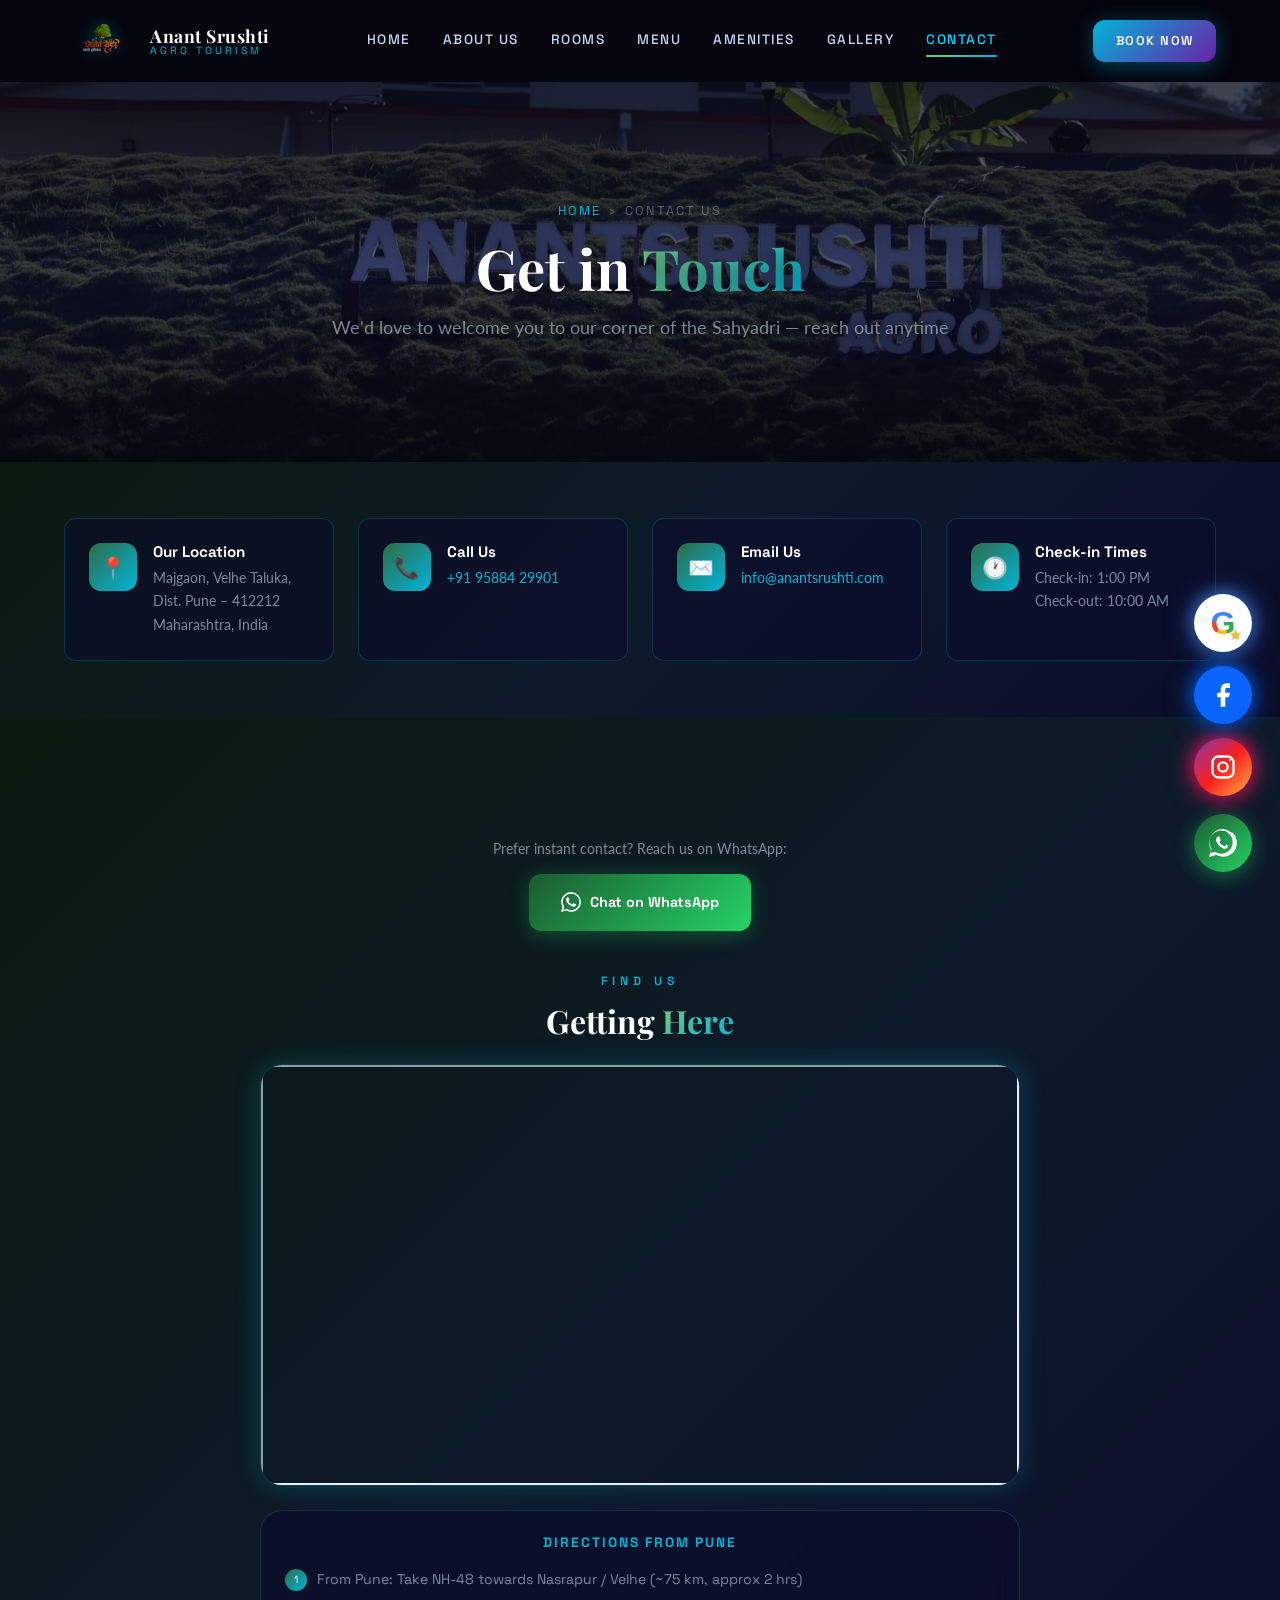
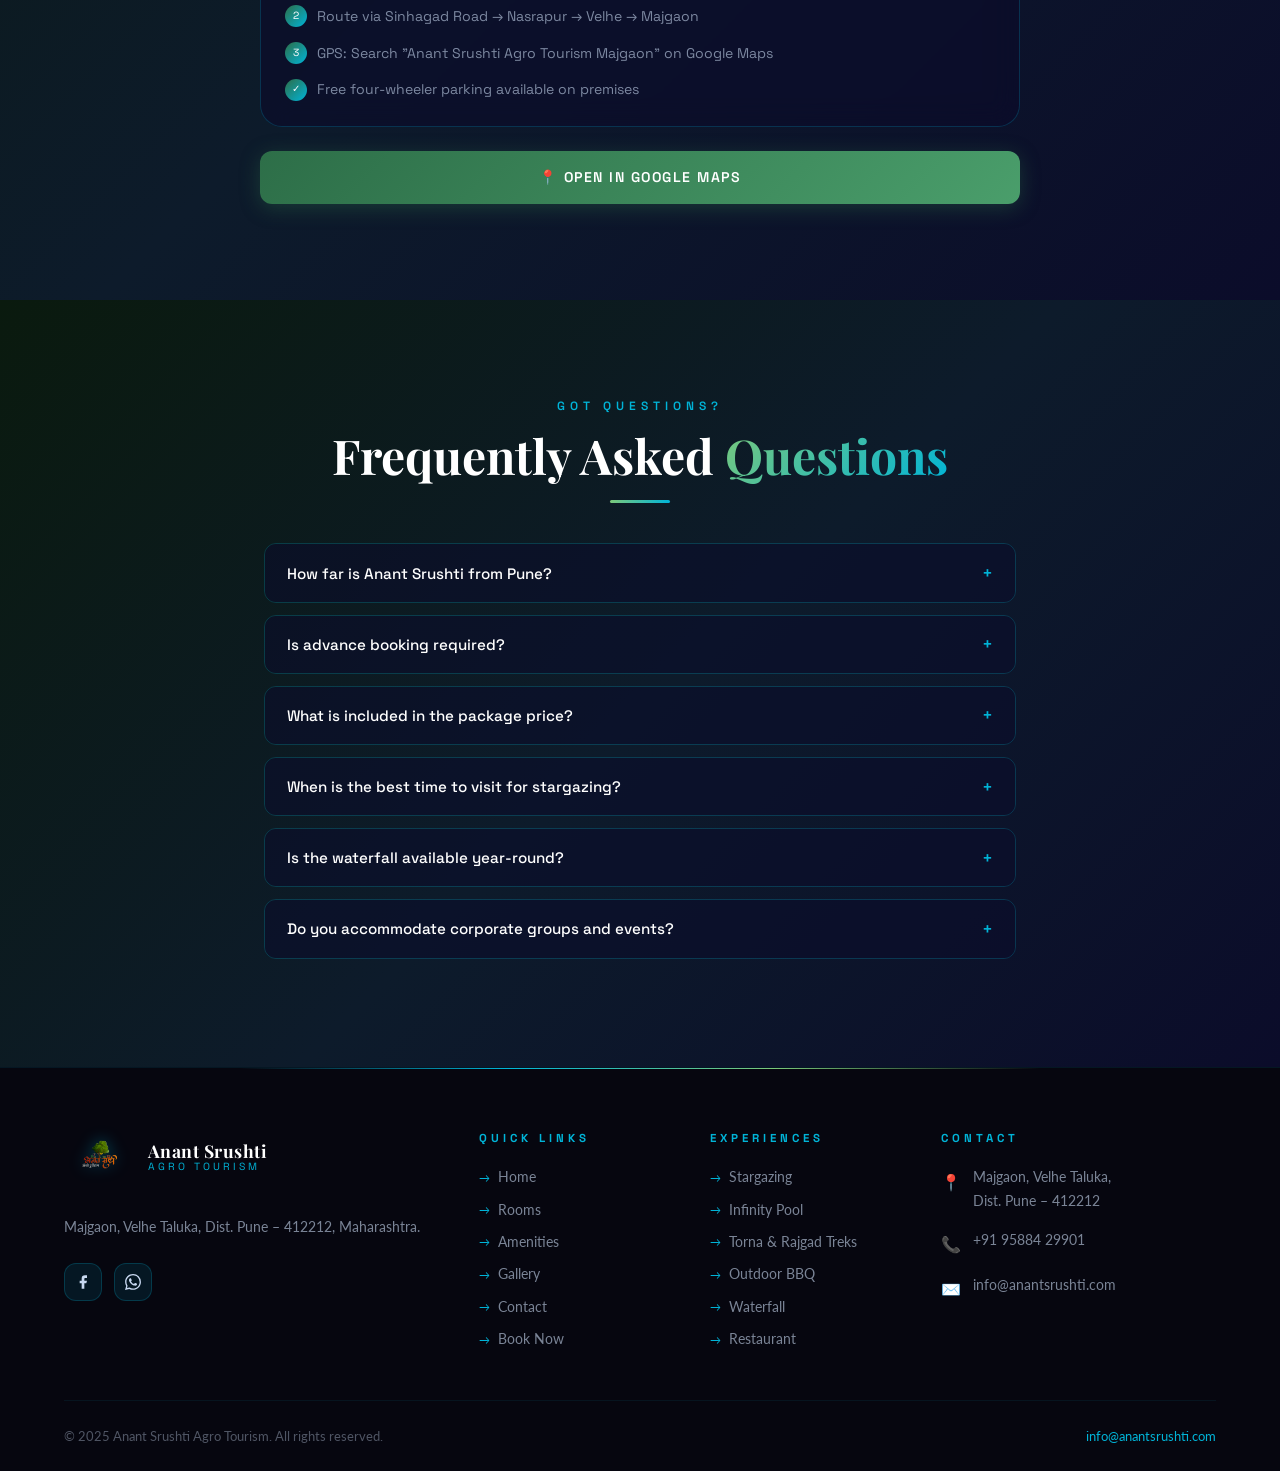
<file: contact.html>
<!DOCTYPE html>
<html lang="en">
<head>
  <meta charset="UTF-8" />
  <meta name="viewport" content="width=device-width, initial-scale=1.0" />
  <meta name="description" content="Contact Anant Srushti Agro Tourism — Majgaon, Velhe Taluka, Dist. Pune. Call +91 95884 29901 or WhatsApp us." />
  <title>Contact Us | Anant Srushti Agro Tourism</title>
  <link rel="icon" href="assets/images/logo.png" />
  <link rel="stylesheet" href="assets/css/style.css" />
</head>
<body class="contact-page">

  <nav class="navbar solid" id="navbar">
    <div class="nav-container">
      <a href="index.html" class="nav-logo">
        <img src="assets/images/logo.png" alt="Anant Srushti Logo" />
        <div class="nav-logo-text"><span class="nav-logo-name">Anant Srushti</span><span class="nav-logo-sub">Agro Tourism</span></div>
      </a>
      <div class="nav-links">
        <a href="index.html">Home</a><a href="about.html">About Us</a><a href="rooms.html">Rooms</a><a href="menu.html">Menu</a><a href="amenities.html">Amenities</a><a href="gallery.html">Gallery</a>
        <a href="contact.html" class="active">Contact</a>
      </div>
      <a href="booking.html" class="btn btn-primary btn-sm nav-cta">Book Now</a>
      <button class="hamburger" id="hamburger" aria-label="Menu"><span></span><span></span><span></span></button>
    </div>
  </nav>
  <div class="mobile-nav" id="mobileNav">
    <a href="index.html">Home</a><a href="about.html">About Us</a><a href="rooms.html">Rooms</a><a href="menu.html">Menu</a><a href="amenities.html">Amenities</a><a href="gallery.html">Gallery</a>
    <a href="contact.html" class="active">Contact</a>
    <a href="booking.html" class="btn btn-primary">Book Now</a>
  </div>

  <section class="page-hero">
    <div class="page-hero-bg" style="background-image:url('Images/IMG-20261104-WA0021.jpg');"></div>
    <div class="page-hero-overlay"></div>
    <div class="container">
      <div class="page-hero-content">
        <div class="breadcrumb"><a href="index.html">Home</a><span>›</span><span>Contact Us</span></div>
        <h1>Get in <span style="background:linear-gradient(135deg,var(--nature-glow),var(--aurora-teal));-webkit-background-clip:text;-webkit-text-fill-color:transparent;background-clip:text;">Touch</span></h1>
        <p>We'd love to welcome you to our corner of the Sahyadri — reach out anytime</p>
      </div>
    </div>
  </section>

  <!-- Contact Info Cards -->
  <section class="section-sm" style="background:linear-gradient(180deg,var(--space-deep),var(--space-dark));">
    <div class="container">
      <div class="grid-4 stagger-children">
        <div class="info-card" data-animate>
          <div class="info-icon">📍</div>
          <div>
            <h4>Our Location</h4>
            <p>Majgaon, Velhe Taluka,<br/>Dist. Pune – 412212<br/>Maharashtra, India</p>
          </div>
        </div>
        <div class="info-card" data-animate>
          <div class="info-icon">📞</div>
          <div>
            <h4>Call Us</h4>
            <p><a href="tel:+919588429901">+91 95884 29901</a></p>
          </div>
        </div>
        <div class="info-card" data-animate>
          <div class="info-icon">✉️</div>
          <div>
            <h4>Email Us</h4>
            <p><a href="mailto:info@anantsrushti.com">info@anantsrushti.com</a></p>
          </div>
        </div>
        <div class="info-card" data-animate>
          <div class="info-icon">🕐</div>
          <div>
            <h4>Check-in Times</h4>
          <p>Check-in: 1:00 PM<br/>Check-out: 10:00 AM</p>
          </div>
        </div>
      </div>
    </div>
  </section>

  <!-- Contact Options + Map -->
  <section class="section" style="background:linear-gradient(180deg,var(--space-dark),var(--nature-dark));">
    <div class="container">
      <div style="display:grid;grid-template-columns:1fr;gap:2.5rem;align-items:center;max-width:760px;margin:0 auto;">

        <!-- Quick Contact -->
        <div data-animate="left">
          <div style="margin-top:1.5rem;text-align:center;">
            <p style="color:var(--text-muted);font-size:0.88rem;margin-bottom:0.75rem;">Prefer instant contact? Reach us on WhatsApp:</p>
            <a href="https://wa.me/919588429901?text=Hello!%20I'd%20like%20to%20enquire%20about%20Anant%20Srushti." class="wa-btn" target="_blank" style="display:inline-flex;justify-content:center;">
              <svg width="20" height="20" viewBox="0 0 24 24" fill="currentColor"><path d="M17.472 14.382c-.297-.149-1.758-.867-2.03-.967-.273-.099-.471-.148-.67.15-.197.297-.767.966-.94 1.164-.173.199-.347.223-.644.075-.297-.15-1.255-.463-2.39-1.475-.883-.788-1.48-1.761-1.653-2.059-.173-.297-.018-.458.13-.606.134-.133.298-.347.446-.52.149-.174.198-.298.298-.497.099-.198.05-.371-.025-.52-.075-.149-.669-1.612-.916-2.207-.242-.579-.487-.5-.669-.51-.173-.008-.371-.01-.57-.01-.198 0-.52.074-.792.372-.272.297-1.04 1.016-1.04 2.479 0 1.462 1.065 2.875 1.213 3.074.149.198 2.096 3.2 5.077 4.487.709.306 1.262.489 1.694.625.712.227 1.36.195 1.871.118.571-.085 1.758-.719 2.006-1.413.248-.694.248-1.289.173-1.413-.074-.124-.272-.198-.57-.347m-5.421 7.403h-.004a9.87 9.87 0 01-5.031-1.378l-.361-.214-3.741.982.998-3.648-.235-.374a9.86 9.86 0 01-1.51-5.26c.001-5.45 4.436-9.884 9.888-9.884 2.64 0 5.122 1.03 6.988 2.898a9.825 9.825 0 012.893 6.994c-.003 5.45-4.437 9.884-9.885 9.884m8.413-18.297A11.815 11.815 0 0012.05 0C5.495 0 .16 5.335.157 11.892c0 2.096.547 4.142 1.588 5.945L.057 24l6.305-1.654a11.882 11.882 0 005.683 1.448h.005c6.554 0 11.89-5.335 11.893-11.893a11.821 11.821 0 00-3.48-8.413Z"/></svg>
              Chat on WhatsApp
            </a>
          </div>
        </div>

        <!-- Map + Directions -->
        <div data-animate="right" style="text-align:center;">
          <span class="section-label">Find Us</span>
          <h2 class="section-title" style="font-size:2rem;margin-bottom:1.5rem;">Getting <span class="grad-text">Here</span></h2>
          <div class="map-wrap" style="margin-bottom:1.5rem;">
            <iframe
              src="https://maps.google.com/maps?q=Anant+Srushti+Agro+Tourism+Majgaon+Pune&t=&z=13&ie=UTF8&iwloc=&output=embed"
              allowfullscreen=""
              loading="lazy"
              referrerpolicy="no-referrer-when-downgrade"
              title="Anant Srushti Location">
            </iframe>
          </div>
          <div class="glass-card" style="padding:1.5rem;margin-bottom:1.5rem;">
            <h4 style="color:var(--aurora-teal);font-family:'Space Grotesk',sans-serif;font-size:0.85rem;letter-spacing:2px;text-transform:uppercase;margin-bottom:1rem;">Directions from Pune</h4>
            <div style="display:flex;flex-direction:column;gap:0.75rem;">
              <div class="about-feature"><span class="check">1</span><span style="font-size:0.88rem;color:var(--text-muted);">From Pune: Take NH-48 towards Nasrapur / Velhe (~75 km, approx 2 hrs)</span></div>
              <div class="about-feature"><span class="check">2</span><span style="font-size:0.88rem;color:var(--text-muted);">Route via Sinhagad Road → Nasrapur → Velhe → Majgaon</span></div>
              <div class="about-feature"><span class="check">3</span><span style="font-size:0.88rem;color:var(--text-muted);">GPS: Search "Anant Srushti Agro Tourism Majgaon" on Google Maps</span></div>
              <div class="about-feature"><span class="check">✓</span><span style="font-size:0.88rem;color:var(--text-muted);">Free four-wheeler parking available on premises</span></div>
            </div>
          </div>
          <a href="https://maps.app.goo.gl/WhrJieXZivv7FZzG9" target="_blank" class="btn btn-nature" style="width:100%;justify-content:center;">📍 Open in Google Maps</a>
        </div>
      </div>
    </div>
  </section>

  <!-- FAQ -->
  <section class="section section-dark">
    <div class="container" style="max-width:800px;">
      <div class="text-center" style="margin-bottom:2.5rem;">
        <span class="section-label" data-animate>Got Questions?</span>
        <h2 class="section-title" data-animate>Frequently Asked <span class="grad-text">Questions</span></h2>
        <div class="divider center" data-animate></div>
      </div>
      <div class="stagger-children">
        <div class="faq-item" data-animate>
          <button class="faq-q">How far is Anant Srushti from Pune? <span class="faq-icon">+</span></button>
          <div class="faq-a">Anant Srushti is located in Majgaon, Velhe Taluka, approximately 75 km from Pune city — roughly a 2-hour drive via Sinhagad Road or NH-48. It's a scenic Sahyadri mountain drive.</div>
        </div>
        <div class="faq-item" data-animate>
          <button class="faq-q">Is advance booking required? <span class="faq-icon">+</span></button>
          <div class="faq-a">Yes. Anant Srushti is reservation-only, so your booking must be confirmed in advance. Walk-ins cannot be accommodated. Book by WhatsApp, phone, or through our online inquiry form. Please contact us at least 7 days ahead for group bookings.</div>
        </div>
        <div class="faq-item" data-animate>
          <button class="faq-q">What is included in the package price? <span class="faq-icon">+</span></button>
          <div class="faq-a">Tent Stay includes dinner and next-day breakfast. Standard also includes evening high tea and snacks. Premium includes evening high tea and snacks, and veg and non-veg BBQ. Lunch is available as an add-on with all packages; BBQ is an add-on with Tent Stay and Standard. Per day for children ages 5–12: Tent Stay ₹1,200, Standard ₹1,500, Premium ₹1,800. Adult rates are ₹2,000, ₹3,000, and ₹3,500 respectively.</div>
        </div>
        <div class="faq-item" data-animate>
          <button class="faq-q">When is the best time to visit for stargazing? <span class="faq-icon">+</span></button>
          <div class="faq-a">October through March offers the clearest skies and best stargazing conditions. New moon nights are ideal for astrophotography. The Milky Way core is visible from March to September. We recommend booking specifically for stargazing during new moon phases.</div>
        </div>
        <div class="faq-item" data-animate>
          <button class="faq-q">Is the waterfall available year-round? <span class="faq-icon">+</span></button>
          <div class="faq-a">Our private seasonal waterfall is active from July through September — the Sahyadri monsoon season. During this time, the entire property transforms into a lush green paradise. Outside monsoon, the pools and other water features are available year-round.</div>
        </div>
        <div class="faq-item" data-animate>
          <button class="faq-q">Do you accommodate corporate groups and events? <span class="faq-icon">+</span></button>
          <div class="faq-a">Absolutely! We welcome corporate retreats, team outings, birthday celebrations, and group events. Please contact us directly via WhatsApp or phone for customized corporate packages, pricing, and availability for large groups.</div>
        </div>
      </div>
    </div>
  </section>

  <footer>
    <div class="container">
      <div class="footer-grid">
        <div class="footer-brand"><a href="index.html" class="nav-logo" style="margin-bottom:1rem;display:inline-flex;"><img src="assets/images/logo.png" alt="Logo" style="height:50px;"/><div class="nav-logo-text"><span class="nav-logo-name">Anant Srushti</span><span class="nav-logo-sub">Agro Tourism</span></div></a><p>Majgaon, Velhe Taluka, Dist. Pune – 412212, Maharashtra.</p><div class="social-links"><a href="#" class="social-link" aria-label="Facebook"><svg width="16" height="16" viewBox="0 0 24 24" fill="currentColor"><path d="M18 2h-3a5 5 0 00-5 5v3H7v4h3v8h4v-8h3l1-4h-4V7a1 1 0 011-1h3z"/></svg></a><a href="https://wa.me/919588429901" class="social-link" target="_blank" aria-label="WhatsApp"><svg width="16" height="16" viewBox="0 0 24 24" fill="currentColor"><path d="M17.472 14.382c-.297-.149-1.758-.867-2.03-.967-.273-.099-.471-.148-.67.15-.197.297-.767.966-.94 1.164-.173.199-.347.223-.644.075-.297-.15-1.255-.463-2.39-1.475-.883-.788-1.48-1.761-1.653-2.059-.173-.297-.018-.458.13-.606.134-.133.298-.347.446-.52.149-.174.198-.298.298-.497.099-.198.05-.371-.025-.52-.075-.149-.669-1.612-.916-2.207-.242-.579-.487-.5-.669-.51-.173-.008-.371-.01-.57-.01-.198 0-.52.074-.792.372-.272.297-1.04 1.016-1.04 2.479 0 1.462 1.065 2.875 1.213 3.074.149.198 2.096 3.2 5.077 4.487.709.306 1.262.489 1.694.625.712.227 1.36.195 1.871.118.571-.085 1.758-.719 2.006-1.413.248-.694.248-1.289.173-1.413-.074-.124-.272-.198-.57-.347m-5.421 7.403h-.004a9.87 9.87 0 01-5.031-1.378l-.361-.214-3.741.982.998-3.648-.235-.374a9.86 9.86 0 01-1.51-5.26c.001-5.45 4.436-9.884 9.888-9.884 2.64 0 5.122 1.03 6.988 2.898a9.825 9.825 0 012.893 6.994c-.003 5.45-4.437 9.884-9.885 9.884m8.413-18.297A11.815 11.815 0 0012.05 0C5.495 0 .16 5.335.157 11.892c0 2.096.547 4.142 1.588 5.945L.057 24l6.305-1.654a11.882 11.882 0 005.683 1.448h.005c6.554 0 11.89-5.335 11.893-11.893a11.821 11.821 0 00-3.48-8.413Z"/></svg></a></div></div>
        <div><h4 class="footer-heading">Quick Links</h4><ul class="footer-links"><li><a href="index.html">Home</a></li><li><a href="rooms.html">Rooms</a></li><li><a href="amenities.html">Amenities</a></li><li><a href="gallery.html">Gallery</a></li><li><a href="contact.html">Contact</a></li><li><a href="booking.html">Book Now</a></li></ul></div>
        <div><h4 class="footer-heading">Experiences</h4><ul class="footer-links"><li><a href="amenities.html">Stargazing</a></li><li><a href="amenities.html">Infinity Pool</a></li><li><a href="amenities.html">Torna &amp; Rajgad Treks</a></li><li><a href="amenities.html">Outdoor BBQ</a></li><li><a href="amenities.html">Waterfall</a></li><li><a href="amenities.html">Restaurant</a></li></ul></div>
        <div><h4 class="footer-heading">Contact</h4><div class="footer-contact-item"><span class="icon">📍</span><span>Majgaon, Velhe Taluka,<br/>Dist. Pune – 412212</span></div><div class="footer-contact-item"><span class="icon">📞</span><div><a href="tel:+919588429901">+91 95884 29901</a></div></div><div class="footer-contact-item"><span class="icon">✉️</span><a href="mailto:info@anantsrushti.com">info@anantsrushti.com</a></div></div>
      </div>
      <div class="footer-bottom"><p>© 2025 Anant Srushti Agro Tourism. All rights reserved.</p><p><a href="mailto:info@anantsrushti.com">info@anantsrushti.com</a></p></div>
    </div>
  </footer>

  <details class="whatsapp-float-wrap"><summary class="whatsapp-float" aria-label="Choose a WhatsApp number"><span class="wa-tooltip">Choose a WhatsApp number</span><svg width="28" height="28" viewBox="0 0 24 24" fill="currentColor" aria-hidden="true"><path d="M17.472 14.382c-.297-.149-1.758-.867-2.03-.967-.273-.099-.471-.148-.67.15-.197.297-.767.966-.94 1.164-.173.199-.347.223-.644.075-.297-.15-1.255-.463-2.39-1.475-.883-.788-1.48-1.761-1.653-2.059-.173-.297-.018-.458.13-.606.134-.133.298-.347.446-.52.149-.174.198-.298.298-.497.099-.198.05-.371-.025-.52-.075-.149-.669-1.612-.916-2.207-.242-.579-.487-.5-.669-.51-.173-.008-.371-.01-.57-.01-.198 0-.52.074-.792.372-.272.297-1.04 1.016-1.04 2.479 0 1.462 1.065 2.875 1.213 3.074.149.198 2.096 3.2 5.077 4.487.709.306 1.262.195 1.871.118.571-.085 1.758-.719 2.006-1.413.248-.694.248-1.289.173-1.413-.074-.124-.272-.198-.57-.347m-5.421 7.403h-.004a9.87 9.87 0 0 1-5.031-1.378l-.361-.214-3.741.982.998-3.648-.235-.374a9.86 9.86 0 0 1-1.51-5.26c.001-5.45 4.436-9.884 9.888-9.884 2.64 0 5.122 1.03 6.988 2.898a9.825 9.825 0 0 1 2.893 6.994c-.003 5.45-4.437 9.884-9.885 9.884m8.413-18.297A11.815 11.815 0 0 0 12.05 0C5.495 0 .16 5.335.157 11.892c0 2.096.547 4.142 1.588 5.945L.057 24l6.305-1.654a11.882 11.882 0 0 0 5.683 1.448h.005c6.554 0 11.89-5.335 11.893-11.893a11.821 11.821 0 0 0-3.48-8.413Z"/></svg></summary><div class="whatsapp-float-options"><a href="https://wa.me/919588429901" target="_blank" rel="noopener noreferrer">WhatsApp: +91 95884 29901</a><a href="https://wa.me/919822243348" target="_blank" rel="noopener noreferrer">WhatsApp: +91 98222 43348</a></div></details>
  <a href="https://www.instagram.com/anantsrushtimajgaon/?hl=en" class="social-float-icon social-float-instagram" target="_blank" rel="noopener noreferrer" aria-label="Visit us on Instagram"><span class="wa-tooltip">Follow us on Instagram</span><svg width="28" height="28" viewBox="0 0 24 24" fill="none" stroke="currentColor" stroke-width="2" aria-hidden="true"><rect x="3" y="3" width="18" height="18" rx="5"/><circle cx="12" cy="12" r="4"/><circle cx="18" cy="6" r="1" fill="currentColor" stroke="none"/></svg></a>
  <a href="https://www.facebook.com/Anantsrushti" class="social-float-icon social-float-facebook" target="_blank" rel="noopener noreferrer" aria-label="Visit us on Facebook"><span class="wa-tooltip">Follow us on Facebook</span><svg width="28" height="28" viewBox="0 0 24 24" fill="currentColor" aria-hidden="true"><path d="M18 2h-3a5 5 0 0 0-5 5v3H7v4h3v8h4v-8h3l1-4h-4V7a1 1 0 0 1 1-1h3z"/></svg></a>
  <a href="https://www.google.com/maps/search/?api=1&amp;query=AnantSrushti%20Agro%20Tourism%20Velhe%20Majgaon" class="social-float-icon social-float-google" target="_blank" rel="noopener noreferrer" aria-label="Open in Google Maps"><span class="wa-tooltip">Google Maps</span><span class="google-review-mark" aria-hidden="true">G<span>★</span></span></a>
  <script src="assets/js/main.js"></script>
</body>
</html>
</file>
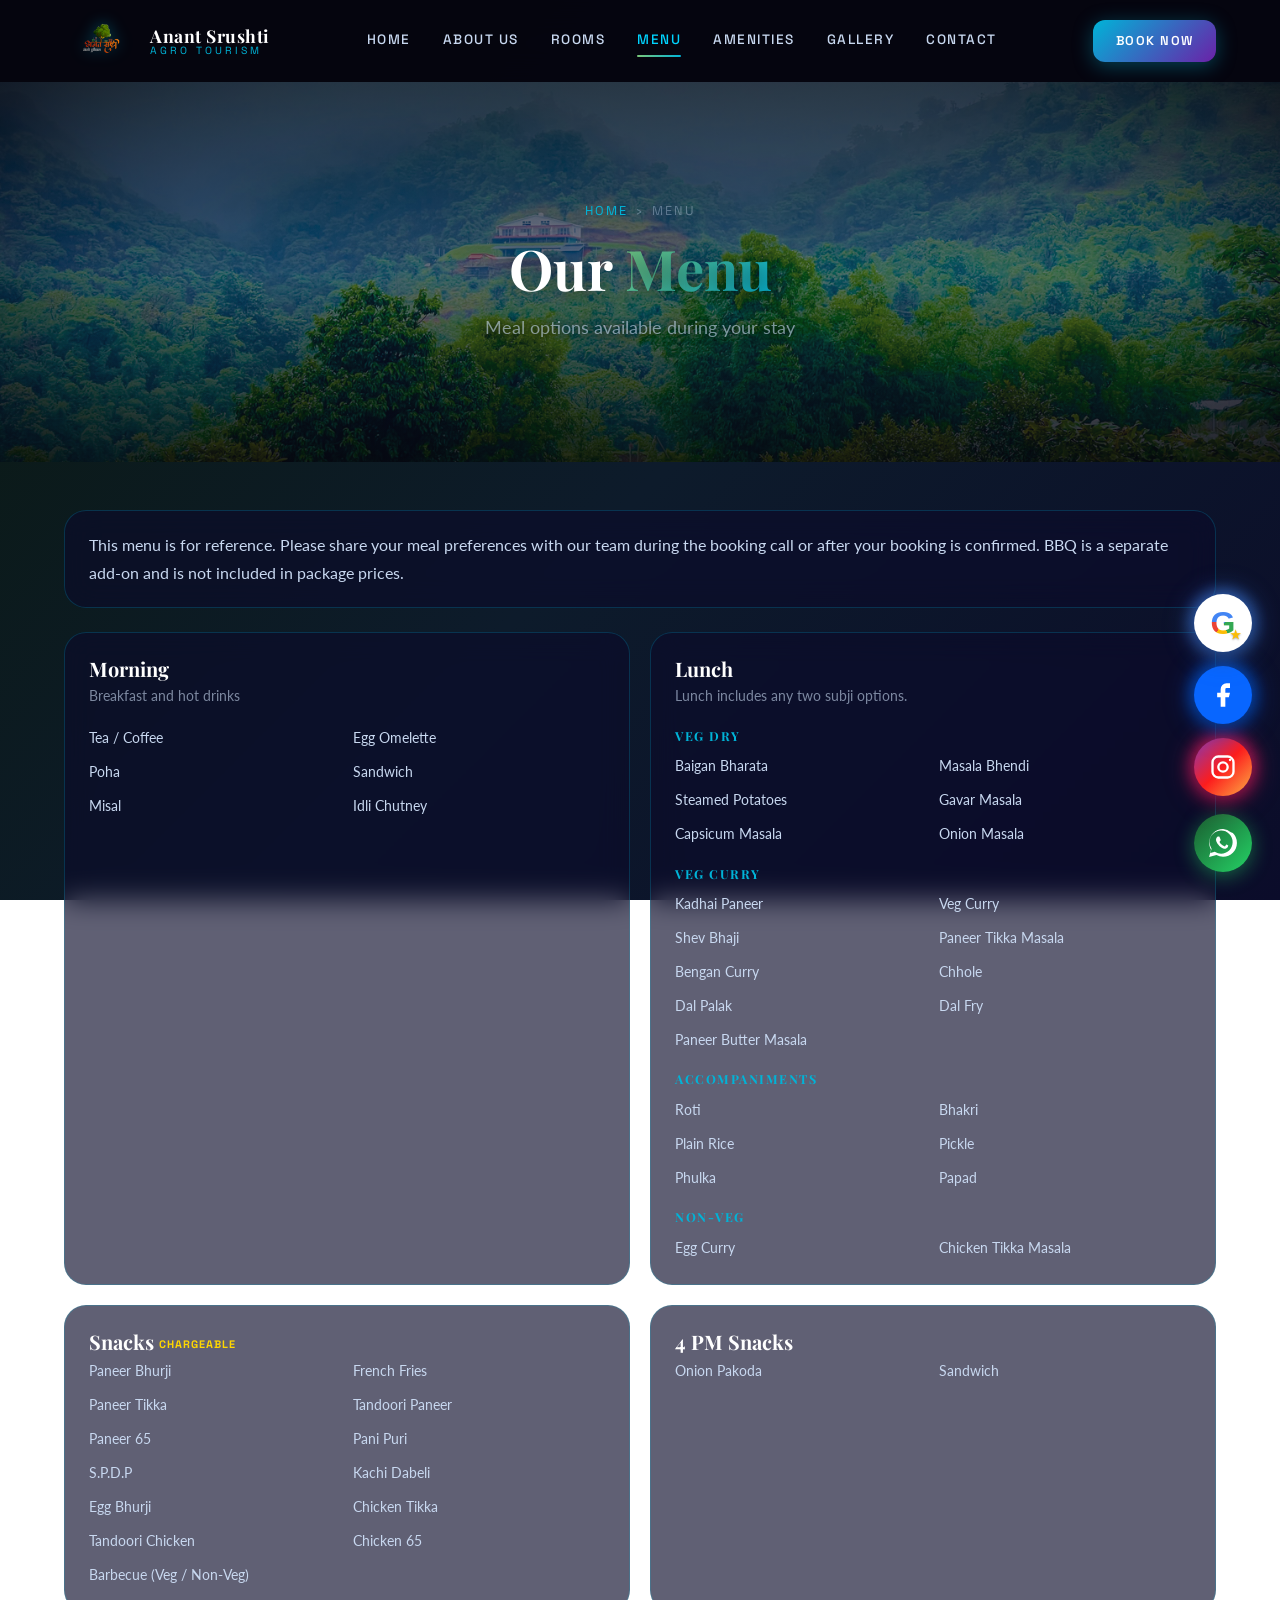
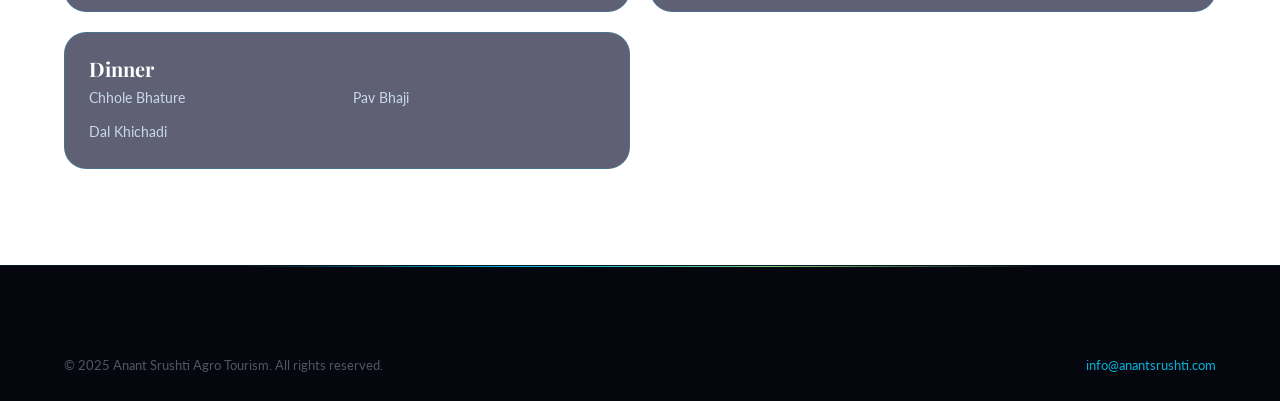
<file: menu.html>
<!DOCTYPE html>
<html lang="en">
<head>
  <meta charset="UTF-8" />
  <meta name="viewport" content="width=device-width, initial-scale=1.0" />
  <meta name="description" content="Browse meal and snack choices at Anant Srushti Agro Tourism and include your preferences with a booking inquiry." />
  <title>Menu Choices | Anant Srushti Agro Tourism</title>
  <link rel="icon" href="assets/images/logo.png" />
  <link rel="stylesheet" href="assets/css/style.css" />
</head>
<body>
  <nav class="navbar solid" id="navbar">
    <div class="nav-container">
      <a href="index.html" class="nav-logo">
        <img src="assets/images/logo.png" alt="Anant Srushti Logo" />
        <div class="nav-logo-text"><span class="nav-logo-name">Anant Srushti</span><span class="nav-logo-sub">Agro Tourism</span></div>
      </a>
      <div class="nav-links">
        <a href="index.html">Home</a><a href="about.html">About Us</a><a href="rooms.html">Rooms</a><a href="menu.html" class="active">Menu</a><a href="amenities.html">Amenities</a><a href="gallery.html">Gallery</a><a href="contact.html">Contact</a>
      </div>
      <a href="booking.html" class="btn btn-primary btn-sm nav-cta">Book Now</a>
      <button class="hamburger" id="hamburger" aria-label="Menu"><span></span><span></span><span></span></button>
    </div>
  </nav>
  <div class="mobile-nav" id="mobileNav">
    <a href="index.html">Home</a><a href="about.html">About Us</a><a href="rooms.html">Rooms</a><a href="menu.html" class="active">Menu</a><a href="amenities.html">Amenities</a><a href="gallery.html">Gallery</a><a href="contact.html">Contact</a>
    <a href="booking.html" class="btn btn-primary">Book Now</a>
  </div>

  <section class="page-hero">
    <div class="page-hero-bg" style="background-image:url('Images/Hero Image.jpg');"></div>
    <div class="page-hero-overlay"></div>
    <div class="container">
      <div class="page-hero-content">
        <div class="breadcrumb"><a href="index.html">Home</a><span>›</span><span>Menu</span></div>
        <h1>Our <span style="background:linear-gradient(135deg,var(--nature-glow),var(--aurora-teal));-webkit-background-clip:text;-webkit-text-fill-color:transparent;background-clip:text;">Menu</span></h1>
        <p>Meal options available during your stay</p>
      </div>
    </div>
  </section>

  <main class="section menu-page">
    <div class="container">
      <p class="menu-reference-note glass-card">This menu is for reference. Please share your meal preferences with our team during the booking call or after your booking is confirmed. BBQ is a separate add-on and is not included in package prices.</p>

      <div class="menu-grid">
        <section class="menu-card glass-card">
          <h2>Morning</h2>
          <p class="menu-card-note">Breakfast and hot drinks</p>
          <div class="menu-options">
            <span>Tea / Coffee</span>
            <span>Egg Omelette</span>
            <span>Poha</span>
            <span>Sandwich</span>
            <span>Misal</span>
            <span>Idli Chutney</span>
          </div>
        </section>

        <section class="menu-card glass-card">
          <h2>Lunch</h2>
          <p class="menu-card-note">Lunch includes any two subji options.</p>
          <div class="menu-subgroup">
            <h3>Veg Dry</h3>
            <div class="menu-options">
              <span>Baigan Bharata</span>
              <span>Masala Bhendi</span>
              <span>Steamed Potatoes</span>
              <span>Gavar Masala</span>
              <span>Capsicum Masala</span>
              <span>Onion Masala</span>
            </div>
          </div>
          <div class="menu-subgroup">
            <h3>Veg Curry</h3>
            <div class="menu-options">
              <span>Kadhai Paneer</span>
              <span>Veg Curry</span>
              <span>Shev Bhaji</span>
              <span>Paneer Tikka Masala</span>
              <span>Bengan Curry</span>
              <span>Chhole</span>
              <span>Dal Palak</span>
              <span>Dal Fry</span>
              <span>Paneer Butter Masala</span>
            </div>
          </div>
          <div class="menu-subgroup">
            <h3>Accompaniments</h3>
            <div class="menu-options">
              <span>Roti</span>
              <span>Bhakri</span>
              <span>Plain Rice</span>
              <span>Pickle</span>
              <span>Phulka</span>
              <span>Papad</span>
            </div>
          </div>
          <div class="menu-subgroup">
            <h3>Non-Veg</h3>
            <div class="menu-options">
              <span>Egg Curry</span>
              <span>Chicken Tikka Masala</span>
            </div>
          </div>
        </section>

        <section class="menu-card glass-card">
          <h2>Snacks <span class="menu-chargeable">Chargeable</span></h2>
          <div class="menu-options">
            <span>Paneer Bhurji</span>
            <span>French Fries</span>
            <span>Paneer Tikka</span>
            <span>Tandoori Paneer</span>
            <span>Paneer 65</span>
            <span>Pani Puri</span>
            <span>S.P.D.P</span>
            <span>Kachi Dabeli</span>
            <span>Egg Bhurji</span>
            <span>Chicken Tikka</span>
            <span>Tandoori Chicken</span>
            <span>Chicken 65</span>
            <span>Barbecue (Veg / Non-Veg)</span>
          </div>
        </section>

        <section class="menu-card glass-card">
          <h2>4 PM Snacks</h2>
          <div class="menu-options">
            <span>Onion Pakoda</span>
            <span>Sandwich</span>
          </div>
        </section>

        <section class="menu-card glass-card">
          <h2>Dinner</h2>
          <div class="menu-options">
            <span>Chhole Bhature</span>
            <span>Pav Bhaji</span>
            <span>Dal Khichadi</span>
          </div>
        </section>
      </div>

    </div>
  </main>

  <footer>
    <div class="container">
      <div class="footer-bottom"><p>© 2025 Anant Srushti Agro Tourism. All rights reserved.</p><p><a href="mailto:info@anantsrushti.com">info@anantsrushti.com</a></p></div>
    </div>
  </footer>
  <details class="whatsapp-float-wrap"><summary class="whatsapp-float" aria-label="Choose a WhatsApp number"><span class="wa-tooltip">Choose a WhatsApp number</span><svg width="28" height="28" viewBox="0 0 24 24" fill="currentColor" aria-hidden="true"><path d="M17.472 14.382c-.297-.149-1.758-.867-2.03-.967-.273-.099-.471-.148-.67.15-.197.297-.767.966-.94 1.164-.173.199-.347.223-.644.075-.297-.15-1.255-.463-2.39-1.475-.883-.788-1.48-1.761-1.653-2.059-.173-.297-.018-.458.13-.606.134-.133.298-.347.446-.52.149-.174.198-.298.298-.497.099-.198.05-.371-.025-.52-.075-.149-.669-1.612-.916-2.207-.242-.579-.487-.5-.669-.51-.173-.008-.371-.01-.57-.01-.198 0-.52.074-.792.372-.272.297-1.04 1.016-1.04 2.479 0 1.462 1.065 2.875 1.213 3.074.149.198 2.096 3.2 5.077 4.487.709.306 1.262.195 1.871.118.571-.085 1.758-.719 2.006-1.413.248-.694.248-1.289.173-1.413-.074-.124-.272-.198-.57-.347m-5.421 7.403h-.004a9.87 9.87 0 0 1-5.031-1.378l-.361-.214-3.741.982.998-3.648-.235-.374a9.86 9.86 0 0 1-1.51-5.26c.001-5.45 4.436-9.884 9.888-9.884 2.64 0 5.122 1.03 6.988 2.898a9.825 9.825 0 0 1 2.893 6.994c-.003 5.45-4.437 9.884-9.885 9.884m8.413-18.297A11.815 11.815 0 0 0 12.05 0C5.495 0 .16 5.335.157 11.892c0 2.096.547 4.142 1.588 5.945L.057 24l6.305-1.654a11.882 11.882 0 0 0 5.683 1.448h.005c6.554 0 11.89-5.335 11.893-11.893a11.821 11.821 0 0 0-3.48-8.413Z"/></svg></summary><div class="whatsapp-float-options"><a href="https://wa.me/919588429901" target="_blank" rel="noopener noreferrer">WhatsApp: +91 95884 29901</a><a href="https://wa.me/919822243348" target="_blank" rel="noopener noreferrer">WhatsApp: +91 98222 43348</a></div></details>
  <a href="https://www.instagram.com/anantsrushtimajgaon/?hl=en" class="social-float-icon social-float-instagram" target="_blank" rel="noopener noreferrer" aria-label="Visit us on Instagram"><span class="wa-tooltip">Follow us on Instagram</span><svg width="28" height="28" viewBox="0 0 24 24" fill="none" stroke="currentColor" stroke-width="2" aria-hidden="true"><rect x="3" y="3" width="18" height="18" rx="5"/><circle cx="12" cy="12" r="4"/><circle cx="18" cy="6" r="1" fill="currentColor" stroke="none"/></svg></a>
  <a href="https://www.facebook.com/Anantsrushti" class="social-float-icon social-float-facebook" target="_blank" rel="noopener noreferrer" aria-label="Visit us on Facebook"><span class="wa-tooltip">Follow us on Facebook</span><svg width="28" height="28" viewBox="0 0 24 24" fill="currentColor" aria-hidden="true"><path d="M18 2h-3a5 5 0 0 0-5 5v3H7v4h3v8h4v-8h3l1-4h-4V7a1 1 0 0 1 1-1h3z"/></svg></a>
  <a href="https://www.google.com/maps/search/?api=1&amp;query=AnantSrushti%20Agro%20Tourism%20Velhe%20Majgaon" class="social-float-icon social-float-google" target="_blank" rel="noopener noreferrer" aria-label="Open in Google Maps"><span class="wa-tooltip">Google Maps</span><span class="google-review-mark" aria-hidden="true">G<span>★</span></span></a>
  <script src="assets/js/main.js"></script>
</body>
</html>
</file>
<file: assets/css/style.css>
/* ============================================================
   Anant Srushti — Cosmic Nature Theme
   "Infinite Nature, Infinite Sky"
   
   Palette:
     Space Deep   : #06060f   (near-black space)
     Space Dark   : #0b0c2a   (deep navy)
     Space Mid    : #12154a   (midnight blue)
     Nebula       : #2d1b69   (nebula purple)
     Cosmos Blue  : #1e3a5f   (cosmic blue)
     Nature Dark  : #0a1a0e   (forest black)
     Nature Green : #1a4a2e   (deep forest)
     Nature Mid   : #2d6e48   (forest green)
     Nature Light : #4a9e6b   (leaf green)
     Nature Glow  : #7bc87a   (bioluminescent)
     Star Gold    : #ffd700   (stars)
     Aurora Teal  : #00b4d8   (aurora)
     Moonlight    : #c8d8f0   (star white)
============================================================ */

/* ── Google Fonts ── */
@import url('https://fonts.googleapis.com/css2?family=Playfair+Display:ital,wght@0,400;0,600;0,700;1,400&family=Space+Grotesk:wght@300;400;500;600;700&family=Lato:wght@300;400;700&display=swap');

/* ── CSS Custom Properties ── */
:root {
  --space-deep:      #06060f;
  --space-dark:      #0b0c2a;
  --space-mid:       #12154a;
  --page-gradient:   linear-gradient(135deg, #0a1a0e 0%, #0d1b2b 52%, #0b0c2a 100%);
  --nebula:          #2d1b69;
  --nebula-pink:     #6b21a8;
  --cosmos-blue:     #1e3a5f;
  --nature-dark:     #0a1a0e;
  --nature-green:    #1a4a2e;
  --nature-mid:      #2d6e48;
  --nature-light:    #4a9e6b;
  --nature-glow:     #7bc87a;
  --star-gold:       #ffd700;
  --star-amber:      #ffb830;
  --aurora-teal:     #00b4d8;
  --aurora-bright:   #00d4ff;
  --moonlight:       #c8d8f0;
  --white:           #ffffff;
  --earth-brown:     #3d2410;
  --cosmic-cream:    #f0eef8;

  /* Semantic */
  --bg-body:         var(--space-dark);
  --text-main:       var(--moonlight);
  --text-muted:      rgba(200, 216, 240, 0.6);
  --text-dim:        rgba(200, 216, 240, 0.38);
  --border-glow:     rgba(0, 180, 216, 0.22);
  --border-nature:   rgba(75, 158, 107, 0.25);
  --shadow-sm:       0 2px 12px rgba(0,0,0,0.35);
  --shadow-md:       0 6px 30px rgba(0,0,0,0.5);
  --shadow-lg:       0 16px 60px rgba(0,0,0,0.65);
  --shadow-glow:     0 0 25px rgba(0, 180, 216, 0.25);
  --shadow-nature:   0 0 25px rgba(75, 158, 107, 0.2);
  --radius:          12px;
  --radius-lg:       22px;
  --transition:      0.35s cubic-bezier(0.4, 0, 0.2, 1);
  --nav-height:      82px;
}

/* ── Reset & Base ── */
*, *::before, *::after { box-sizing: border-box; margin: 0; padding: 0; }
html { scroll-behavior: smooth; font-size: 16px; }
body {
  font-family: 'Lato', 'Space Grotesk', sans-serif;
  background: var(--page-gradient);
  background-attachment: fixed;
  color: var(--text-main);
  line-height: 1.75;
  overflow-x: hidden;
}
img { max-width: 100%; height: auto; display: block; }
a  { text-decoration: none; color: inherit; }
ul { list-style: none; }
button { cursor: pointer; border: none; background: none; font-family: inherit; }

/* ── Starfield Animations ── */
@keyframes twinkle {
  0%, 100% { opacity: 0.15; transform: scale(1); }
  50%       { opacity: 1;    transform: scale(1.3); }
}
@keyframes twinkleSlow {
  0%, 100% { opacity: 0.08; }
  50%       { opacity: 0.6;  }
}
@keyframes shootingStar {
  0%   { transform: translate3d(0, 0, 0) rotate(-35deg); opacity: 0; }
  12%  { opacity: 1; }
  100% { transform: translate3d(-280px, 280px, 0) rotate(-35deg); opacity: 0; }
}
@keyframes nebulaPulse {
  0%, 100% { opacity: 0.12; transform: scale(1); }
  50%       { opacity: 0.22; transform: scale(1.08); }
}
@keyframes floatLeaf {
  0%, 100% { transform: translateY(0) rotate(0deg); }
  50%       { transform: translateY(-12px) rotate(3deg); }
}
@keyframes auroraSway {
  0%, 100% { opacity: 0.4; transform: scaleX(1); }
  50%       { opacity: 0.7; transform: scaleX(1.05); }
}
@keyframes scrollBounce {
  0%, 100% { transform: translateY(0); }
  50%       { transform: translateY(8px); }
}
@keyframes gradientShift {
  0%   { background-position: 0% 50%; }
  50%  { background-position: 100% 50%; }
  100% { background-position: 0% 50%; }
}

/* ── Star element (JS generated) ── */
.star {
  position: absolute;
  border-radius: 50%;
  background: #fff;
  pointer-events: none;
}
.shooting-star {
  position: absolute;
  height: 2px;
  background: linear-gradient(90deg, rgba(255,255,255,0.9), transparent);
  border-radius: 2px;
  filter: drop-shadow(0 0 3px rgba(180,220,255,0.8));
  pointer-events: none;
  z-index: 1;
}
.shooting-star::before {
  content: '';
  position: absolute;
  left: 0;
  top: 50%;
  width: 4px;
  height: 4px;
  border-radius: 50%;
  background: #fff;
  box-shadow: 0 0 7px 2px rgba(210,235,255,0.9);
  transform: translate(-50%, -50%);
}

/* ── Nebula decoration ── */
.nebula-orb {
  position: absolute;
  border-radius: 50%;
  pointer-events: none;
  animation: nebulaPulse 8s ease-in-out infinite;
}

/* ── Typography ── */
h1, h2, h3, h4, h5 {
  font-family: 'Playfair Display', serif;
  line-height: 1.2;
  color: var(--white);
}
.font-grotesk { font-family: 'Space Grotesk', sans-serif; }

.section-label {
  font-family: 'Space Grotesk', sans-serif;
  font-size: 0.75rem;
  font-weight: 600;
  letter-spacing: 5px;
  text-transform: uppercase;
  color: var(--aurora-teal);
  display: block;
  margin-bottom: 0.6rem;
}
.section-title {
  font-size: clamp(2rem, 4vw, 3rem);
  font-weight: 700;
  margin-bottom: 1rem;
}
.section-title .grad-text {
  background: linear-gradient(135deg, var(--nature-glow), var(--aurora-teal), var(--star-gold));
  background-size: 200% 200%;
  -webkit-background-clip: text;
  -webkit-text-fill-color: transparent;
  background-clip: text;
  animation: gradientShift 5s ease infinite;
}
.section-subtitle {
  font-size: 1.05rem;
  color: var(--text-muted);
  max-width: 620px;
  line-height: 1.85;
}

/* ── Utility ── */
.container { max-width: 1200px; margin: 0 auto; padding: 0 1.5rem; }
.text-center { text-align: center; }
.text-aurora { color: var(--aurora-teal); }
.text-gold   { color: var(--star-gold); }
.text-nature { color: var(--nature-glow); }

.section       { padding: 6rem 0; }
.section-sm    { padding: 3.5rem 0; }
.section-dark  { background: var(--space-deep); }
.section-space { background: linear-gradient(180deg, var(--space-dark) 0%, var(--space-mid) 100%); }
.section-nature { background: linear-gradient(180deg, var(--nature-dark) 0%, var(--nature-green) 100%); }
.section-blend {
  background: linear-gradient(180deg, var(--nature-dark) 0%, var(--space-mid) 60%, var(--space-dark) 100%);
}

.divider {
  width: 60px; height: 3px;
  background: linear-gradient(90deg, var(--nature-glow), var(--aurora-teal));
  border-radius: 2px;
  margin: 0.75rem 0 1.5rem;
}
.divider.center { margin: 0.75rem auto 1.5rem; }

/* ── Glass Card ── */
.glass-card {
  background: rgba(11, 12, 42, 0.65);
  backdrop-filter: blur(14px);
  -webkit-backdrop-filter: blur(14px);
  border: 1px solid var(--border-glow);
  border-radius: var(--radius-lg);
  transition: var(--transition);
}
.glass-card:hover {
  border-color: rgba(0, 212, 255, 0.45);
  box-shadow: var(--shadow-glow);
  transform: translateY(-4px);
}
.glass-card-nature {
  background: rgba(10, 26, 14, 0.7);
  backdrop-filter: blur(14px);
  -webkit-backdrop-filter: blur(14px);
  border: 1px solid var(--border-nature);
  border-radius: var(--radius-lg);
  transition: var(--transition);
}
.glass-card-nature:hover {
  border-color: rgba(123, 200, 122, 0.5);
  box-shadow: var(--shadow-nature);
  transform: translateY(-4px);
}

/* ── Buttons ── */
.btn {
  display: inline-flex;
  align-items: center;
  gap: 0.5rem;
  padding: 0.9rem 2rem;
  border-radius: var(--radius);
  font-family: 'Space Grotesk', sans-serif;
  font-weight: 600;
  font-size: 0.88rem;
  letter-spacing: 1.5px;
  text-transform: uppercase;
  transition: var(--transition);
}
.btn-primary {
  background: linear-gradient(135deg, var(--aurora-teal), var(--nebula-pink));
  color: var(--white);
  box-shadow: 0 4px 20px rgba(0,180,216,0.35);
}
.btn-primary:hover {
  background: linear-gradient(135deg, var(--aurora-bright), var(--nebula));
  transform: translateY(-2px);
  box-shadow: 0 8px 30px rgba(0,180,216,0.55);
}
.btn-nature {
  background: linear-gradient(135deg, var(--nature-mid), var(--nature-light));
  color: var(--white);
  box-shadow: 0 4px 20px rgba(45,110,72,0.4);
}
.btn-nature:hover {
  background: linear-gradient(135deg, var(--nature-light), var(--nature-glow));
  transform: translateY(-2px);
  box-shadow: 0 8px 30px rgba(75,158,107,0.5);
}
.btn-outline {
  border: 1.5px solid var(--aurora-teal);
  color: var(--aurora-teal);
  background: transparent;
}
.btn-outline:hover {
  background: rgba(0,180,216,0.12);
  transform: translateY(-2px);
  box-shadow: 0 4px 18px rgba(0,180,216,0.25);
}
.btn-outline-white {
  border: 1.5px solid rgba(255,255,255,0.6);
  color: var(--white);
  background: transparent;
}
.btn-outline-white:hover {
  background: rgba(255,255,255,0.1);
  transform: translateY(-2px);
}
.btn-gold {
  background: linear-gradient(135deg, var(--star-amber), var(--star-gold));
  color: var(--space-deep);
  font-weight: 700;
}
.btn-gold:hover {
  transform: translateY(-2px);
  box-shadow: 0 8px 25px rgba(255,215,0,0.45);
}
.btn-sm { padding: 0.6rem 1.4rem; font-size: 0.8rem; }
.btn-lg { padding: 1.1rem 2.6rem; font-size: 0.95rem; }

/* ── Grid helpers ── */
.grid-2 { display: grid; grid-template-columns: repeat(2, 1fr); gap: 2rem; }
.grid-3 { display: grid; grid-template-columns: repeat(3, 1fr); gap: 2rem; }
.grid-4 { display: grid; grid-template-columns: repeat(4, 1fr); gap: 1.5rem; }

/* ── Navbar ── */
.navbar {
  position: fixed;
  top: 0; left: 0; right: 0;
  z-index: 1000;
  height: var(--nav-height);
  display: flex;
  align-items: center;
  background: transparent;
  transition: var(--transition);
}
.navbar.scrolled {
  background: rgba(6, 6, 15, 0.92);
  backdrop-filter: blur(16px);
  -webkit-backdrop-filter: blur(16px);
  box-shadow: 0 4px 30px rgba(0,0,0,0.5), 0 1px 0 rgba(0,180,216,0.15);
}
.navbar.solid {
  background: rgba(6, 6, 15, 0.97);
  backdrop-filter: blur(16px);
}
.navbar:not(.scrolled):not(.solid) .nav-links a {
  color: #ffffff;
  text-shadow: 0 1px 6px rgba(0,0,0,0.7);
}
.nav-container {
  max-width: 1200px;
  margin: 0 auto;
  padding: 0 1.5rem;
  display: flex;
  align-items: center;
  justify-content: space-between;
  width: 100%;
}
.nav-logo {
  display: flex;
  align-items: center;
  gap: 0.85rem;
}
.nav-logo img {
  height: 52px;
  width: auto;
  filter: drop-shadow(0 0 8px rgba(0,180,216,0.4));
}
.nav-logo-text { display: flex; flex-direction: column; line-height: 1.1; }
.nav-logo-name {
  font-family: 'Playfair Display', serif;
  font-size: 1.1rem;
  font-weight: 700;
  color: var(--white);
  letter-spacing: 0.5px;
}
.nav-logo-sub {
  font-family: 'Space Grotesk', sans-serif;
  font-size: 0.65rem;
  letter-spacing: 3px;
  text-transform: uppercase;
  color: var(--aurora-teal);
}
.nav-links {
  display: flex;
  align-items: center;
  gap: 2rem;
}
.nav-links a {
  font-family: 'Space Grotesk', sans-serif;
  font-size: 0.85rem;
  font-weight: 500;
  letter-spacing: 1.5px;
  text-transform: uppercase;
  color: var(--moonlight);
  transition: var(--transition);
  position: relative;
  padding-bottom: 2px;
}
.nav-links a::after {
  content: '';
  position: absolute;
  bottom: -3px; left: 0;
  width: 0; height: 2px;
  background: linear-gradient(90deg, var(--nature-glow), var(--aurora-teal));
  border-radius: 1px;
  transition: width var(--transition);
}
.nav-links a:hover, .nav-links a.active { color: var(--aurora-bright); }
.nav-links a:hover::after, .nav-links a.active::after { width: 100%; }

/* Hamburger */
.hamburger {
  display: none;
  flex-direction: column;
  gap: 5px;
  width: 32px;
  padding: 4px;
  cursor: pointer;
}
.hamburger span {
  display: block;
  width: 100%;
  height: 2px;
  background: var(--moonlight);
  border-radius: 2px;
  transition: var(--transition);
}
.hamburger.open span:nth-child(1) { transform: translateY(7px) rotate(45deg); }
.hamburger.open span:nth-child(2) { opacity: 0; }
.hamburger.open span:nth-child(3) { transform: translateY(-7px) rotate(-45deg); }

/* Hidden form spam-trap field */
.form-honeypot {
  position: absolute;
  width: 1px;
  height: 1px;
  padding: 0;
  margin: -1px;
  overflow: hidden;
  clip: rect(0, 0, 0, 0);
  white-space: nowrap;
  border: 0;
}

/* Mobile Nav */
.mobile-nav {
  display: none;
  position: fixed;
  top: var(--nav-height);
  left: 0; right: 0;
  background: rgba(6, 6, 15, 0.98);
  backdrop-filter: blur(20px);
  border-bottom: 1px solid var(--border-glow);
  padding: 1.5rem;
  display: flex;
  flex-direction: column;
  gap: 0.25rem;
  z-index: 999;
  transform: translateY(-110%);
  visibility: hidden;
  pointer-events: none;
  transition: transform 0.4s cubic-bezier(0.4, 0, 0.2, 1), visibility 0s linear 0.4s;
}
.mobile-nav.open {
  transform: translateY(0);
  visibility: visible;
  pointer-events: auto;
  transition-delay: 0s;
}
.mobile-nav a {
  font-family: 'Space Grotesk', sans-serif;
  font-size: 1rem;
  font-weight: 500;
  color: var(--moonlight);
  padding: 0.85rem 1rem;
  border-radius: var(--radius);
  transition: var(--transition);
  letter-spacing: 1px;
}
.mobile-nav a:hover, .mobile-nav a.active {
  color: var(--aurora-bright);
  background: rgba(0,180,216,0.08);
}
.mobile-nav .btn { margin-top: 0.5rem; justify-content: center; }

/* ── Page Hero (sub-pages) ── */
.page-hero {
  position: relative;
  height: 380px;
  margin-top: var(--nav-height);
  overflow: hidden;
  display: flex;
  align-items: center;
}
.page-hero-bg {
  position: absolute;
  inset: 0;
  background-size: cover;
  background-position: center;
  transform: scale(1.05);
  transition: transform 0.6s ease;
}
.page-hero-overlay {
  position: absolute;
  inset: 0;
  background: linear-gradient(
    to bottom,
    rgba(6,6,15,0.75) 0%,
    rgba(11,12,42,0.55) 50%,
    rgba(6,6,15,0.85) 100%
  );
}
.page-hero-content {
  position: relative;
  z-index: 2;
  text-align: center;
  width: 100%;
  padding: 2rem 1.5rem;
}
.page-hero h1 {
  font-size: clamp(2rem, 5vw, 3.5rem);
  font-weight: 700;
  color: var(--white);
  text-shadow: 0 2px 20px rgba(0,0,0,0.5);
}
.page-hero p {
  font-size: 1.1rem;
  color: var(--text-muted);
  margin-top: 0.75rem;
  text-shadow: 0 1px 8px rgba(0,0,0,0.75);
}
.breadcrumb {
  display: flex;
  align-items: center;
  justify-content: center;
  gap: 0.5rem;
  font-family: 'Space Grotesk', sans-serif;
  font-size: 0.8rem;
  letter-spacing: 2px;
  text-transform: uppercase;
  color: var(--text-dim);
  margin-bottom: 0.75rem;
}
.breadcrumb a { color: var(--aurora-teal); }
.breadcrumb span { color: var(--text-dim); }

/* ── HERO ── */
.hero {
  position: relative;
  min-height: 100vh;
  display: flex;
  align-items: center;
  overflow: hidden;
}
.hero-bg {
  position: absolute;
  inset: 0;
  background-size: cover;
  background-position: center center;
  transform: scale(1);
  transition: transform 0.1s linear;
}
.hero-overlay {
  position: absolute;
  inset: 0;
  background: rgba(0,0,0,0.16);
}
/* Star canvas layer on hero */
.star-canvas {
  position: absolute;
  inset: 0;
  pointer-events: none;
  z-index: 1;
  overflow: hidden;
}
.hero-content {
  position: relative;
  z-index: 3;
  max-width: 780px;
}
@media (min-width: 769px) {
  .hero-content::before {
    content: '';
    position: absolute;
    z-index: -1;
    inset: -2rem -3rem;
    background: radial-gradient(ellipse at center, rgba(0,0,0,0.72) 0%, rgba(0,0,0,0.48) 58%, transparent 100%);
    filter: blur(8px);
    pointer-events: none;
  }
}
.hero-badge {
  display: inline-flex;
  align-items: center;
  gap: 0.6rem;
  background: rgba(0,180,216,0.18);
  border: 1px solid rgba(0,212,255,0.48);
  border-radius: 50px;
  padding: 0.45rem 1.2rem;
  font-family: 'Space Grotesk', sans-serif;
  font-size: 0.75rem;
  letter-spacing: 3px;
  text-transform: uppercase;
  color: var(--aurora-bright);
  text-shadow: 0 1px 5px rgba(0,0,0,0.65);
  margin-bottom: 1.5rem;
}
.hero-badge .dot {
  width: 7px; height: 7px;
  background: var(--nature-glow);
  border-radius: 50%;
  animation: twinkle 2s ease-in-out infinite;
}
.hero h1 {
  font-size: clamp(2.8rem, 6vw, 5rem);
  font-weight: 700;
  color: var(--white);
  line-height: 1.1;
  margin-bottom: 0.75rem;
  text-shadow: 0 4px 30px rgba(0,0,0,0.55);
}
.hero h1 em {
  font-style: italic;
  color: #7dd3fc;
  -webkit-text-fill-color: #7dd3fc;
  text-shadow: 0 2px 18px rgba(56, 189, 248, 0.3);
}
.hero-tagline {
  font-family: 'Space Grotesk', sans-serif;
  font-size: 0.85rem;
  letter-spacing: 4px;
  text-transform: uppercase;
  color: var(--aurora-bright);
  margin-bottom: 1.25rem;
}
.hero-desc {
  font-size: 1.1rem;
  color: #f4f8ff;
  text-shadow: 0 1px 8px rgba(0,0,0,0.8);
  max-width: 580px;
  margin-bottom: 2.25rem;
  line-height: 1.9;
}
.hero-btns { display: flex; gap: 1rem; flex-wrap: wrap; margin-bottom: 3rem; }
.hero-stats {
  display: flex;
  gap: 2.5rem;
  flex-wrap: wrap;
  padding-top: 1.5rem;
  border-top: 1px solid rgba(0,180,216,0.15);
}
.hero-stat-val {
  display: block;
  font-family: 'Playfair Display', serif;
  font-size: 1.9rem;
  font-weight: 700;
  color: var(--star-gold);
  line-height: 1;
}
.hero-stat-infinity {
  font-family: 'Lato', sans-serif;
  font-size: 3rem;
  line-height: 0.8;
}
.hero-stat-lab {
  display: block;
  font-family: 'Space Grotesk', sans-serif;
  font-size: 0.7rem;
  letter-spacing: 2px;
  text-transform: uppercase;
  color: rgba(255,255,255,0.94);
  text-shadow: 0 1px 5px rgba(0,0,0,0.9);
  margin-top: 0.3rem;
}
.hero-scroll-hint {
  position: absolute;
  bottom: 2rem;
  left: 50%;
  transform: translateX(-50%);
  z-index: 3;
  display: flex;
  flex-direction: column;
  align-items: center;
  gap: 0.5rem;
  color: #ffffff;
  text-shadow: 0 1px 7px rgba(0,0,0,1), 0 0 14px rgba(0,0,0,0.85);
  font-family: 'Space Grotesk', sans-serif;
  font-size: 0.7rem;
  letter-spacing: 3px;
  text-transform: uppercase;
  opacity: 1;
  visibility: visible;
  transition: opacity 0.3s ease, visibility 0s linear 0s;
}
.hero-scroll-hint.is-hidden {
  opacity: 0;
  visibility: hidden;
  pointer-events: none;
  transition: opacity 0.3s ease, visibility 0s linear 0.3s;
}
.scroll-mouse {
  width: 22px; height: 36px;
  border: 2px solid rgba(126,235,255,0.95);
  border-radius: 11px;
  position: relative;
  box-shadow: 0 0 12px rgba(0,212,255,0.45);
  animation: scrollBounce 2s ease-in-out infinite;
}
.scroll-mouse::after {
  content: '';
  position: absolute;
  top: 5px; left: 50%;
  transform: translateX(-50%);
  width: 4px; height: 8px;
  background: #b9f5ff;
  border-radius: 2px;
  animation: scrollBounce 2s ease-in-out infinite;
}

/* Aurora line accent on hero bottom */
.hero::after {
  content: '';
  position: absolute;
  bottom: 0; left: 0; right: 0;
  height: 2px;
  background: linear-gradient(90deg, transparent, var(--nature-glow), var(--aurora-teal), var(--nebula-pink), transparent);
  animation: auroraSway 6s ease-in-out infinite;
  z-index: 4;
}

/* ── Highlights Strip ── */
.highlights {
  background: linear-gradient(135deg, var(--nature-dark) 0%, var(--space-mid) 100%);
  padding: 3rem 0;
  position: relative;
  overflow: hidden;
}
.highlights::before {
  content: '';
  position: absolute;
  inset: 0;
  background: url("data:image/svg+xml,%3Csvg width='60' height='60' viewBox='0 0 60 60' xmlns='http://www.w3.org/2000/svg'%3E%3Cg fill='none' fill-rule='evenodd'%3E%3Cg fill='%2300b4d8' fill-opacity='0.04'%3E%3Ccircle cx='30' cy='30' r='1'/%3E%3C/g%3E%3C/g%3E%3C/svg%3E");
}
.highlight-card {
  display: flex;
  flex-direction: column;
  align-items: center;
  text-align: center;
  padding: 1.75rem 1.25rem;
  border-radius: var(--radius);
  border: 1px solid rgba(0,180,216,0.12);
  background: rgba(11,12,42,0.5);
  transition: var(--transition);
  position: relative;
  overflow: hidden;
}
.highlight-card::before {
  content: '';
  position: absolute;
  inset: 0;
  background: radial-gradient(circle at center, rgba(0,180,216,0.06), transparent 70%);
  opacity: 0;
  transition: var(--transition);
}
.highlight-card:hover { border-color: rgba(0,180,216,0.35); transform: translateY(-3px); }
.highlight-card:hover::before { opacity: 1; }
.highlight-icon {
  font-size: 2.2rem;
  margin-bottom: 0.75rem;
  display: block;
  filter: drop-shadow(0 0 8px rgba(0,180,216,0.5));
}
.highlight-title {
  font-family: 'Space Grotesk', sans-serif;
  font-size: 0.95rem;
  font-weight: 600;
  color: var(--white);
  margin-bottom: 0.35rem;
}
.highlight-text {
  font-size: 0.82rem;
  color: var(--text-muted);
  line-height: 1.6;
}

/* ── About Section ── */
.about-grid {
  display: grid;
  grid-template-columns: 1.6fr 0.8fr;
  gap: 2rem;
  align-items: center;
}
.about-img-wrapper {
  position: relative;
}
.about-photo-frame {
  width: 100%;
  aspect-ratio: 1339 / 753;
  overflow: hidden;
  border-radius: var(--radius-lg);
  border: 1px solid var(--border-glow);
  box-shadow: var(--shadow-lg), var(--shadow-glow);
}
.about-img-wrapper img {
  display: block;
  width: 100%;
  height: 100%;
  object-fit: cover;
  transform: none;
}
.about-img-wrapper::before {
  content: '';
  position: absolute;
  inset: -8px;
  border-radius: calc(var(--radius-lg) + 8px);
  background: linear-gradient(135deg, rgba(0,180,216,0.15), rgba(123,200,122,0.1), rgba(45,27,105,0.2));
  z-index: -1;
}
.about-badge {
  position: absolute;
  bottom: 1.5rem;
  right: -1.5rem;
  background: linear-gradient(135deg, var(--nature-mid), var(--nebula));
  color: var(--white);
  padding: 1.1rem 1.5rem;
  border-radius: var(--radius);
  font-family: 'Space Grotesk', sans-serif;
  text-align: center;
  box-shadow: var(--shadow-md);
  border: 1px solid rgba(0,180,216,0.2);
  text-decoration: none;
}
.about-badge strong { display: block; font-size: 1.6rem; font-weight: 700; color: var(--star-gold); }
.about-badge span   { font-size: 0.72rem; letter-spacing: 2px; text-transform: uppercase; color: var(--moonlight); }
.about-features {
  display: grid;
  grid-template-columns: 1fr 1fr;
  gap: 1rem;
  margin-top: 1.5rem;
}
.about-feature {
  display: flex;
  align-items: center;
  gap: 0.65rem;
  font-family: 'Space Grotesk', sans-serif;
  font-size: 0.88rem;
  color: var(--text-muted);
}
.about-feature .check {
  width: 22px; height: 22px;
  background: linear-gradient(135deg, var(--nature-mid), var(--aurora-teal));
  border-radius: 50%;
  display: flex; align-items: center; justify-content: center;
  font-size: 0.65rem;
  color: white;
  flex-shrink: 0;
}

/* ── Room Cards ── */
.room-card {
  display: flex;
  flex-direction: column;
  height: 100%;
  border-radius: var(--radius-lg);
  overflow: hidden;
  background: rgba(6,6,15,0.8);
  border: 1px solid var(--border-glow);
  transition: var(--transition);
}
.room-card:hover {
  border-color: rgba(0,212,255,0.4);
  box-shadow: var(--shadow-glow), var(--shadow-lg);
  transform: translateY(-6px);
}
.room-card .room-img-wrap { flex: 0 0 auto; }
.room-card .room-body { display: flex; flex: 1; flex-direction: column; }
.room-card-pricing { display: grid; grid-template-columns: minmax(0, 1fr) auto; align-items: center; gap: 0.75rem; margin-top: auto; padding-top: 1rem; }
.room-card-price-copy { min-width: 0; }
.room-card-child-price { font-size: 0.72rem; color: var(--text-muted); margin-top: 0.2rem; line-height: 1.55; }
.room-card-book { min-width: 112px; justify-content: center; white-space: nowrap; padding-left: 0.8rem; padding-right: 0.8rem; letter-spacing: 1px; }
.room-img-wrap { position: relative; overflow: hidden; }
.room-img-wrap img {
  width: 100%;
  height: 260px;
  object-fit: cover;
  transition: transform 0.6s ease;
}
.room-card:hover .room-img-wrap img { transform: scale(1.06); }
.room-badge {
  position: absolute;
  top: 1rem; left: 1rem;
  background: linear-gradient(135deg, var(--nature-mid), var(--aurora-teal));
  color: var(--white);
  font-family: 'Space Grotesk', sans-serif;
  font-size: 0.7rem;
  font-weight: 600;
  letter-spacing: 2px;
  text-transform: uppercase;
  padding: 0.35rem 0.85rem;
  border-radius: 50px;
}
.room-body { padding: 1.75rem; }
.room-body h3 { font-size: 1.3rem; color: var(--white); margin-bottom: 0.5rem; }
.room-body p  { font-size: 0.9rem; color: var(--text-muted); margin-bottom: 1.25rem; line-height: 1.8; }
.room-price {
  font-family: 'Playfair Display', serif;
  font-size: 1.7rem;
  color: var(--star-gold);
  font-weight: 700;
}
.room-price span { font-size: 0.8rem; font-family: 'Space Grotesk', sans-serif; color: var(--text-muted); font-weight: 400; }
.room-tags { display: flex; flex-wrap: wrap; gap: 0.4rem; margin: 1rem 0; }
.room-tag {
  background: rgba(0,180,216,0.1);
  border: 1px solid rgba(0,180,216,0.2);
  color: var(--aurora-teal);
  font-family: 'Space Grotesk', sans-serif;
  font-size: 0.72rem;
  padding: 0.25rem 0.7rem;
  border-radius: 50px;
}
.room-tag.green {
  background: rgba(75,158,107,0.1);
  border-color: rgba(75,158,107,0.25);
  color: var(--nature-glow);
}
.accommodation-types { display: grid; grid-template-columns: repeat(2, minmax(0, 1fr)); gap: 1.25rem; max-width: 850px; margin: 2rem auto 0; }
.accommodation-type-card { display: flex; align-items: center; gap: 1rem; padding: 1.2rem 1.4rem; color: var(--white); text-align: left; transition: var(--transition); }
.accommodation-type-card:hover { transform: translateY(-3px); border-color: var(--aurora-teal); }
.accommodation-type-card > span { font-size: 1.8rem; }
.accommodation-type-card h3 { color: var(--white); font: 600 1rem 'Space Grotesk',sans-serif; margin-bottom: 0.25rem; }
.accommodation-type-card p { color: var(--text-muted); font-size: 0.82rem; }
.accommodation-type-card b { margin-left: auto; color: var(--aurora-bright); font-size: 1.3rem; }
.accommodation-group-heading { margin: 0 auto 3rem; padding: 1.25rem 1.5rem; max-width: 900px; text-align: center; border-top: 1px solid var(--border-glow); border-bottom: 1px solid var(--border-glow); scroll-margin-top: calc(var(--nav-height) + 1.5rem); }
.accommodation-group-heading p { margin-top: 0.45rem; color: var(--text-muted); font-size: 0.88rem; }
.room-photo-gallery { margin: 0 auto 3.5rem; }
.room-gallery-heading { display: flex; align-items: end; justify-content: space-between; gap: 1rem; margin-bottom: 1.25rem; }
.room-gallery-heading .section-title { margin-bottom: 0; font-size: clamp(1.7rem,3vw,2.35rem); }
.room-gallery-controls { display: flex; gap: 0.6rem; }
.room-gallery-arrow { width: 42px; height: 42px; display: grid; place-items: center; border: 1px solid var(--border-glow); border-radius: 50%; background: rgba(255,255,255,0.06); color: var(--white); font-size: 1.7rem; cursor: pointer; transition: var(--transition); }
.room-gallery-arrow:hover { background: var(--aurora-teal); color: var(--space-dark); }
.room-gallery-track { --room-gallery-gap: 1rem; display: flex; gap: var(--room-gallery-gap); overflow-x: auto; padding: 0.2rem 0 0.85rem; scroll-snap-type: x mandatory; scroll-behavior: smooth; scrollbar-width: none; overscroll-behavior-x: contain; }
.room-gallery-track::-webkit-scrollbar { display: none; }
.room-gallery-slide { flex: 0 0 calc((100% - 2 * var(--room-gallery-gap)) / 3); min-width: 0; overflow: hidden; border: 1px solid var(--border-glow); border-radius: var(--radius-lg); background: rgba(6,6,15,0.8); scroll-snap-align: start; }
.room-gallery-slide img { display: block; width: 100%; height: 250px; object-fit: cover; }
.room-gallery-slide img { cursor: zoom-in; }
.room-gallery-slide figcaption { padding: 0.75rem 1rem; color: var(--moonlight); font: 500 0.82rem 'Space Grotesk',sans-serif; }
.room-packages-grid { display: grid; grid-template-columns: repeat(2, minmax(0, 1fr)); gap: 1.5rem; align-items: stretch; margin-bottom: 5rem; }
.room-package-card { display: flex; flex-direction: column; padding: clamp(1.2rem,2.2vw,2rem); scroll-margin-top: calc(var(--nav-height) + 1.5rem); }
.room-package-card .section-title { margin-bottom: 0.75rem; font-size: clamp(1.7rem,2.5vw,2.3rem); }
.room-package-description { min-height: 5rem; margin-bottom: 1.25rem; color: var(--text-muted); font-size: 0.9rem; line-height: 1.75; }
.room-package-pricebox { padding: 1.2rem; margin-bottom: 1.25rem; border: 1px solid var(--border-glow); border-radius: var(--radius-lg); background: rgba(6,6,15,0.55); }
.room-package-pricebox h3,.room-package-includes-title { margin-bottom: 0.75rem; color: var(--aurora-teal); font: 600 0.78rem 'Space Grotesk',sans-serif; letter-spacing: 1.5px; text-transform: uppercase; }
.room-package-includes-title { color: var(--nature-glow); }
.room-package-includes { display: grid; grid-template-columns: repeat(2, minmax(0, 1fr)); gap: 0.5rem; margin-bottom: 1.5rem; }
.room-package-card > .btn { align-self: center; margin-top: auto; }
#tent .btn { display: flex; width: fit-content; margin: 0 auto; }
.tent-slideshow-img { transition: opacity 0.45s ease; }
.tent-slideshow-img.is-fading { opacity: 0.15; }

/* ── Experience / Stargazing section ── */
.experience-strip {
  position: relative;
  padding: 6rem 0;
  background-attachment: fixed;
  background-size: cover;
  background-position: center;
  overflow: hidden;
}
.experience-strip .overlay {
  position: absolute;
  inset: 0;
  background: rgba(0,0,0,0.18);
}
.home-signature-experience .overlay {
  background: linear-gradient(
    to top,
    rgba(6,6,15,0.88) 0%,
    rgba(45,27,105,0.44) 50%,
    rgba(6,6,15,0.82) 100%
  );
}
.experience-strip .star-canvas { z-index: 1; }
.experience-strip .container { position: relative; z-index: 2; }

/* ── Testimonials ── */
.testimonial-card {
  padding: 2rem;
  border-radius: var(--radius-lg);
  background: rgba(11,12,42,0.7);
  border: 1px solid var(--border-glow);
  position: relative;
  transition: var(--transition);
}
.testimonial-card:hover { border-color: rgba(0,212,255,0.35); }
.testimonial-card::before {
  content: '"';
  position: absolute;
  top: -0.5rem; left: 1.5rem;
  font-family: 'Playfair Display', serif;
  font-size: 5rem;
  color: var(--aurora-teal);
  opacity: 0.2;
  line-height: 1;
}
.testimonial-text { font-size: 0.95rem; color: var(--text-muted); line-height: 1.9; margin-bottom: 1.5rem; font-style: italic; }
.reviews-carousel { position: relative; padding: 0 3.25rem; }
.reviews-track {
  --review-gap: 1.25rem;
  display: flex;
  gap: var(--review-gap);
  overflow-x: auto;
  overflow-y: hidden;
  scroll-snap-type: x mandatory;
  scroll-behavior: smooth;
  scrollbar-width: none;
  overscroll-behavior-x: contain;
  padding: 0.5rem 0 1rem;
}
.reviews-track::-webkit-scrollbar { display: none; }
.reviews-track .testimonial-card {
  flex: 0 0 calc((100% - (2 * var(--review-gap))) / 3);
  min-width: 0;
  scroll-snap-align: start;
  display: flex;
  flex-direction: column;
}
.reviews-track .testimonial-author { margin-top: auto; }
.reviews-controls {
  position: absolute;
  inset: 50% 0 auto;
  transform: translateY(-50%);
  display: flex;
  align-items: center;
  justify-content: space-between;
  pointer-events: none;
  z-index: 2;
}
.review-nav {
  display: grid;
  place-items: center;
  width: 46px;
  height: 46px;
  border: 1px solid var(--border-glow);
  border-radius: 50%;
  background: rgba(0,180,216,0.12);
  color: var(--white);
  font-size: 1.4rem;
  cursor: pointer;
  transition: var(--transition);
  pointer-events: auto;
}
.review-nav:hover:not(:disabled) { background: var(--aurora-teal); transform: translateY(-2px); }
.review-nav:disabled { opacity: 0.35; cursor: default; }
@media (max-width: 768px) {
  .reviews-carousel { padding: 0 2.75rem; }
  .reviews-track .testimonial-card { flex-basis: 100%; }
}
.itinerary-includes {
  display: grid;
  grid-template-columns: 0.8fr 1.2fr;
  gap: 2rem;
  padding: 1.5rem;
  margin-bottom: 1.5rem;
}
.itinerary-includes h3,
.itinerary-day h3 { color: var(--white); font: 600 1rem 'Space Grotesk',sans-serif; margin-bottom: 0.55rem; }
.itinerary-includes p { color: var(--text-muted); font-size: 0.88rem; line-height: 1.75; }
.itinerary-days { display: grid; grid-template-columns: 1.4fr 0.8fr; gap: 1.5rem; align-items: start; }
.itinerary-day { padding: 1.5rem; }
.itinerary-day h3 { color: var(--aurora-teal); font-size: 1.1rem; margin-bottom: 1rem; }
.itinerary-day h3 span { display: block; margin-top: 0.2rem; color: var(--text-muted); font-size: 0.78rem; font-weight: 400; }
.itinerary-stop { display: grid; grid-template-columns: 8.5rem 1fr; gap: 0.9rem; padding: 0.85rem 0; border-top: 1px solid var(--border-glow); }
.itinerary-stop time { color: var(--nature-glow); font: 600 0.82rem 'Space Grotesk',sans-serif; }
.itinerary-stop h4 { color: var(--white); font: 600 0.88rem 'Space Grotesk',sans-serif; margin-bottom: 0.2rem; }
.itinerary-meal-note { color: var(--text-muted); font-size: 0.72rem; font-weight: 400; }
.itinerary-stop p { color: var(--text-muted); font-size: 0.82rem; line-height: 1.65; }
@media (max-width: 900px) {
  .itinerary-days { grid-template-columns: 1fr; }
}
@media (max-width: 768px) {
  .itinerary-includes { grid-template-columns: 1fr; gap: 1.25rem; }
  .itinerary-stop { grid-template-columns: 7rem 1fr; gap: 0.65rem; }
}
.google-reviews-bar {
  max-width: 900px;
  margin: 2rem auto 0;
  padding: 1rem 1.4rem;
  display: flex;
  align-items: center;
  gap: 1.1rem;
  color: var(--white);
  background: rgba(255,255,255,0.08);
  border: 1px solid rgba(255,255,255,0.18);
  border-radius: var(--radius);
  transition: var(--transition);
}
.google-reviews-bar:hover { background: rgba(255,255,255,0.13); border-color: rgba(255,255,255,0.32); transform: translateY(-2px); }
.google-reviews-bar-copy { display: flex; flex-direction: column; line-height: 1.4; }
.google-reviews-bar-copy strong { font-family: 'Space Grotesk', sans-serif; font-size: 0.95rem; }
.google-reviews-bar-copy small { color: var(--text-muted); font-size: 0.82rem; }
.google-reviews-bar-arrow { margin-left: auto; color: var(--aurora-bright); font-size: 1.4rem; }
@media (min-width: 769px) {
  .amenities-page .page-hero-bg,
  .gallery-page .page-hero-bg,
  .contact-page .page-hero-bg { transform: scale(1); }
}
@media (max-width: 480px) {
  .google-reviews-bar { gap: 0.75rem; padding: 0.9rem; }
  .google-reviews-bar-copy strong { font-size: 0.86rem; }
  .google-reviews-bar-copy small { font-size: 0.74rem; }
}

/* Shared forest-to-midnight background across all page sections. */
section.section,
section.section-sm {
  background: var(--page-gradient) !important;
}
.highlights,
.cta-banner,
footer {
  background: var(--page-gradient);
}
.testimonial-author { display: flex; align-items: center; gap: 0.75rem; }
.testimonial-avatar {
  width: 44px; height: 44px;
  border-radius: 50%;
  background: linear-gradient(135deg, var(--nature-mid), var(--aurora-teal));
  display: flex; align-items: center; justify-content: center;
  font-family: 'Playfair Display', serif;
  font-size: 1.1rem;
  font-weight: 700;
  color: var(--white);
  flex-shrink: 0;
}
.testimonial-name { font-family: 'Space Grotesk', sans-serif; font-size: 0.9rem; font-weight: 600; color: var(--white); }
.testimonial-loc  { font-size: 0.75rem; color: var(--text-muted); }
.testimonial-stars { color: var(--star-gold); font-size: 0.85rem; margin-top: 0.25rem; }

/* ── CTA Banner ── */
.cta-banner {
  position: relative;
  padding: 5rem 0;
  background: linear-gradient(135deg, var(--nature-dark) 0%, var(--space-mid) 50%, var(--nebula) 100%);
  overflow: hidden;
  text-align: center;
}
.cta-banner::before {
  content: '';
  position: absolute;
  top: 50%; left: 50%;
  transform: translate(-50%, -50%);
  width: 600px; height: 600px;
  border-radius: 50%;
  background: radial-gradient(circle, rgba(0,180,216,0.1), transparent 65%);
  pointer-events: none;
}
.cta-banner .container { position: relative; z-index: 2; }

/* ── Amenity Cards ── */
.amenity-card {
  padding: 2rem 1.5rem;
  border-radius: var(--radius-lg);
  background: rgba(10,26,14,0.6);
  border: 1px solid var(--border-nature);
  text-align: center;
  transition: var(--transition);
  position: relative;
  overflow: hidden;
}
.amenity-card:hover {
  border-color: rgba(123,200,122,0.45);
  transform: translateY(-5px);
  box-shadow: var(--shadow-nature);
}
.amenity-card::after {
  content: '';
  position: absolute;
  bottom: 0; left: 0; right: 0;
  height: 2px;
  background: linear-gradient(90deg, var(--nature-glow), var(--aurora-teal));
  transform: scaleX(0);
  transition: transform var(--transition);
}
.amenity-card:hover::after { transform: scaleX(1); }
.amenity-icon { font-size: 2.5rem; margin-bottom: 1rem; display: block; }
.amenity-card h3 { font-size: 1.1rem; color: var(--white); margin-bottom: 0.5rem; }
.amenity-card p  { font-size: 0.86rem; color: var(--text-muted); line-height: 1.7; }

/* ── Gallery ── */
.gallery-grid {
  columns: 3;
  column-gap: 1rem;
}
.gallery-local-section { margin-top: 3.5rem; }
.gallery-local-section[hidden] { display: none; }
.gallery-local-heading { margin-bottom: 1.5rem; font-size: clamp(1.5rem,3vw,2.1rem); }
.gallery-item {
  break-inside: avoid;
  margin-bottom: 1rem;
  border-radius: var(--radius);
  overflow: hidden;
  cursor: pointer;
  position: relative;
  border: 1px solid var(--border-glow);
  transition: var(--transition);
}
.gallery-item:hover { border-color: rgba(0,212,255,0.4); transform: scale(1.02); box-shadow: var(--shadow-glow); }
.gallery-item img { width: 100%; height: auto; display: block; }
.gallery-overlay {
  position: absolute;
  inset: 0;
  background: linear-gradient(to top, rgba(6,6,15,0.8), transparent 50%);
  opacity: 0;
  transition: var(--transition);
  display: flex;
  align-items: flex-end;
  padding: 1rem;
}
.gallery-item:hover .gallery-overlay { opacity: 1; }
.gallery-overlay span {
  font-family: 'Space Grotesk', sans-serif;
  font-size: 0.75rem;
  letter-spacing: 2px;
  color: var(--aurora-teal);
}

/* Lightbox */
.lightbox {
  position: fixed;
  inset: 0;
  background: rgba(6,6,15,0.97);
  backdrop-filter: blur(20px);
  z-index: 9999;
  display: flex;
  align-items: center;
  justify-content: center;
  opacity: 0;
  pointer-events: none;
  transition: opacity 0.3s ease;
}
.lightbox.active { opacity: 1; pointer-events: auto; }
.lightbox-inner { position: relative; max-width: 90vw; max-height: 85vh; }
.lightbox-img {
  max-width: 90vw;
  max-height: 82vh;
  object-fit: contain;
  border-radius: var(--radius);
  border: 1px solid var(--border-glow);
  box-shadow: 0 0 60px rgba(0,180,216,0.2);
}
.lightbox-close, .lightbox-prev, .lightbox-next {
  position: absolute;
  background: rgba(11,12,42,0.8);
  border: 1px solid var(--border-glow);
  color: var(--moonlight);
  border-radius: 50%;
  width: 44px; height: 44px;
  display: flex; align-items: center; justify-content: center;
  font-size: 1.1rem;
  cursor: pointer;
  transition: var(--transition);
  backdrop-filter: blur(8px);
}
.lightbox-close:hover, .lightbox-prev:hover, .lightbox-next:hover {
  background: var(--aurora-teal);
  color: var(--space-deep);
}
.lightbox-close { top: -22px; right: -22px; }
.lightbox-prev  { top: 50%; left: -55px; transform: translateY(-50%); }
.lightbox-next  { top: 50%; right: -55px; transform: translateY(-50%); }

/* ── Contact / Form ── */
.form-card {
  background: rgba(6,6,15,0.7);
  backdrop-filter: blur(14px);
  border: 1px solid var(--border-glow);
  border-radius: var(--radius-lg);
  padding: 2.5rem;
}
.form-group { margin-bottom: 1.25rem; }
.form-group label {
  display: block;
  font-family: 'Space Grotesk', sans-serif;
  font-size: 0.78rem;
  font-weight: 600;
  letter-spacing: 2px;
  text-transform: uppercase;
  color: var(--aurora-teal);
  margin-bottom: 0.5rem;
}
.form-group input,
.form-group select,
.form-group textarea {
  width: 100%;
  padding: 0.85rem 1.1rem;
  background: rgba(11,12,42,0.7);
  border: 1px solid rgba(0,180,216,0.2);
  border-radius: var(--radius);
  color: var(--white);
  font-family: 'Lato', sans-serif;
  font-size: 0.95rem;
  transition: var(--transition);
  outline: none;
}
.form-group input::placeholder,
.form-group textarea::placeholder { color: var(--text-dim); }
.form-group input[type="date"] {
  color-scheme: dark;
  cursor: pointer;
}
.form-group input[type="date"]::-webkit-calendar-picker-indicator {
  cursor: pointer;
}
.form-group input:focus,
.form-group select:focus,
.form-group textarea:focus {
  border-color: var(--aurora-teal);
  box-shadow: 0 0 0 3px rgba(0,180,216,0.12);
  background: rgba(11,12,42,0.9);
}
.form-group select { appearance: none; cursor: pointer; }
.form-group select option { background: var(--space-dark); }
.form-row { display: grid; grid-template-columns: 1fr 1fr; gap: 1.25rem; }
.form-group textarea { resize: vertical; min-height: 130px; }
.booking-addons {
  margin: 0 0 1.25rem;
  padding: 1rem 1.15rem;
  border: 1px solid var(--border-glow);
  border-radius: var(--radius-md);
  background: rgba(255,255,255,0.035);
}
.booking-addons[hidden],
.booking-addon-option[hidden] { display: none; }
.booking-addons legend { padding: 0 0.35rem; color: var(--white); font: 600 0.88rem 'Space Grotesk',sans-serif; }
.booking-addons legend span { color: var(--text-muted); font-size: 0.72rem; font-weight: 400; }
.booking-addon-option { display: flex; align-items: center; justify-content: space-between; gap: 1rem; padding: 0.55rem 0; color: var(--text-muted); font-size: 0.86rem; cursor: pointer; }
.booking-addon-option + .booking-addon-option { border-top: 1px solid var(--border-glow); }
.booking-addon-option input { accent-color: var(--aurora-teal); margin-right: 0.55rem; }
.booking-addon-option span { flex: 1; }
.booking-addon-option strong { color: var(--nature-glow); font-family: 'Space Grotesk',sans-serif; font-weight: 600; }
/* ── Menu selection page ── */
.menu-page { padding-top: 3rem; }
.menu-reference-note { padding: 1.25rem 1.5rem; margin-bottom: 1.5rem; color: var(--moonlight); }
.menu-grid { display: grid; grid-template-columns: repeat(2, minmax(0, 1fr)); gap: 1.25rem; }
.menu-card { padding: 1.5rem; }
.menu-card h2 { font-size: 1.25rem; color: var(--white); margin-bottom: 0.25rem; }
.menu-card-note { color: var(--text-muted); font-size: 0.85rem; margin-bottom: 1rem; }
.menu-subgroup { margin-top: 1.25rem; }
.menu-subgroup h3 { color: var(--aurora-teal); font-size: 0.78rem; text-transform: uppercase; letter-spacing: 1.5px; margin-bottom: 0.6rem; }
.menu-options { display: grid; grid-template-columns: repeat(2, minmax(0, 1fr)); gap: 0.55rem 0.8rem; }
.menu-options span { display: block; color: var(--moonlight); font-size: 0.9rem; }
.menu-chargeable { color: var(--star-gold); font-family: 'Space Grotesk', sans-serif; font-size: 0.68rem; text-transform: uppercase; letter-spacing: 1px; vertical-align: middle; }
@media (max-width: 768px) {
  .menu-grid { grid-template-columns: 1fr; }
}

.info-card {
  display: flex;
  align-items: flex-start;
  gap: 1rem;
  padding: 1.5rem;
  border-radius: var(--radius);
  background: rgba(11,12,42,0.6);
  border: 1px solid var(--border-glow);
  transition: var(--transition);
}
.info-card:hover { border-color: rgba(0,212,255,0.3); }
.info-icon {
  width: 48px; height: 48px;
  border-radius: var(--radius);
  background: linear-gradient(135deg, var(--nature-mid), var(--aurora-teal));
  display: flex; align-items: center; justify-content: center;
  font-size: 1.3rem;
  flex-shrink: 0;
}
.info-card h4 { font-size: 0.95rem; color: var(--white); margin-bottom: 0.3rem; font-family: 'Space Grotesk', sans-serif; }
.info-card p  { font-size: 0.86rem; color: var(--text-muted); line-height: 1.7; }
.info-card a  { color: var(--aurora-teal); }

/* Map */
.map-wrap {
  border-radius: var(--radius-lg);
  overflow: hidden;
  border: 1px solid var(--border-glow);
  box-shadow: var(--shadow-glow);
}
.map-wrap iframe { display: block; width: 100%; height: 420px; }

/* ── FAQ ── */
.faq-item {
  border: 1px solid var(--border-glow);
  border-radius: var(--radius);
  margin-bottom: 0.75rem;
  overflow: hidden;
}
.faq-q {
  width: 100%;
  display: flex;
  justify-content: space-between;
  align-items: center;
  padding: 1.1rem 1.4rem;
  background: rgba(11,12,42,0.6);
  color: var(--white);
  font-family: 'Space Grotesk', sans-serif;
  font-size: 0.95rem;
  font-weight: 500;
  cursor: pointer;
  transition: var(--transition);
  text-align: left;
}
.faq-q:hover { background: rgba(0,180,216,0.08); color: var(--aurora-bright); }
.faq-q.open  { color: var(--aurora-bright); background: rgba(0,180,216,0.08); }
.faq-icon { font-size: 1.1rem; transition: transform 0.3s ease; color: var(--aurora-teal); }
.faq-q.open .faq-icon { transform: rotate(45deg); }
.faq-a {
  padding: 0;
  max-height: 0;
  overflow: hidden;
  transition: max-height 0.4s ease, padding 0.3s ease;
  font-size: 0.9rem;
  color: var(--text-muted);
  background: rgba(6,6,15,0.5);
  line-height: 1.8;
}
.faq-a.open { max-height: 300px; padding: 1rem 1.4rem; }

/* ── Booking Sidebar ── */
.booking-sidebar {
  background: rgba(6,6,15,0.75);
  border: 1px solid var(--border-glow);
  border-radius: var(--radius-lg);
  padding: 1.75rem;
  position: static;
}
.price-row {
  display: flex;
  justify-content: space-between;
  align-items: center;
  padding: 0.65rem 0;
  border-bottom: 1px solid rgba(0,180,216,0.1);
  font-family: 'Space Grotesk', sans-serif;
  font-size: 0.88rem;
}
.price-row:last-of-type { border-bottom: none; }
.price-row .label { color: var(--text-muted); }
.price-row .price { color: var(--star-gold); font-weight: 700; }

/* ── Footer ── */
footer {
  background: var(--space-deep);
  border-top: 1px solid rgba(0,180,216,0.1);
  padding-top: 4rem;
  position: relative;
  overflow: hidden;
}
footer::before {
  content: '';
  position: absolute;
  top: 0; left: 50%;
  transform: translateX(-50%);
  width: 800px; height: 1px;
  background: linear-gradient(90deg, transparent, var(--aurora-teal), var(--nature-glow), transparent);
}
.footer-grid {
  display: grid;
  grid-template-columns: 2fr 1fr 1fr 1.5fr;
  gap: 3rem;
  padding-bottom: 3rem;
  border-bottom: 1px solid rgba(0,180,216,0.08);
}
.footer-brand p {
  font-size: 0.9rem;
  color: var(--text-muted);
  margin: 1rem 0 1.5rem;
  line-height: 1.8;
}
.footer-brand .nav-logo { margin-bottom: 0; }
.social-links { display: flex; gap: 0.75rem; }
.social-link {
  width: 38px; height: 38px;
  border-radius: var(--radius);
  background: rgba(0,180,216,0.1);
  border: 1px solid var(--border-glow);
  display: flex; align-items: center; justify-content: center;
  color: var(--moonlight);
  transition: var(--transition);
}
.social-link:hover {
  background: var(--aurora-teal);
  color: var(--space-deep);
  border-color: var(--aurora-teal);
  transform: translateY(-3px);
}
.footer-heading {
  font-family: 'Space Grotesk', sans-serif;
  font-size: 0.72rem;
  font-weight: 700;
  letter-spacing: 4px;
  text-transform: uppercase;
  color: var(--aurora-teal);
  margin-bottom: 1.25rem;
}
.footer-links { display: flex; flex-direction: column; gap: 0.5rem; }
.footer-links a {
  font-size: 0.87rem;
  color: var(--text-muted);
  transition: var(--transition);
  display: flex;
  align-items: center;
  gap: 0.5rem;
}
.footer-links a::before { content: '→'; font-size: 0.7rem; color: var(--aurora-teal); }
.footer-links a:hover { color: var(--moonlight); padding-left: 4px; }
.footer-contact-item {
  display: flex;
  align-items: flex-start;
  gap: 0.75rem;
  margin-bottom: 0.9rem;
  font-size: 0.86rem;
  color: var(--text-muted);
}
.footer-contact-item .icon { font-size: 1rem; color: var(--aurora-teal); flex-shrink: 0; margin-top: 0.15rem; }
.footer-contact-item a { color: var(--text-muted); }
.footer-contact-item a:hover { color: var(--aurora-teal); }
.footer-bottom {
  padding: 1.5rem 0;
  display: flex;
  align-items: center;
  justify-content: space-between;
  flex-wrap: wrap;
  gap: 0.75rem;
}
.footer-bottom p { font-size: 0.8rem; color: var(--text-dim); }
.footer-bottom a { color: var(--aurora-teal); }

/* ── WhatsApp Float ── */
.whatsapp-float {
  position: fixed;
  bottom: 1.75rem;
  right: 1.75rem;
  z-index: 900;
  width: 58px; height: 58px;
  background: linear-gradient(135deg, #1a5c30, #25D366);
  border-radius: 50%;
  display: flex; align-items: center; justify-content: center;
  color: white;
  box-shadow: 0 4px 20px rgba(37,211,102,0.45), 0 0 0 0 rgba(37,211,102,0.3);
  transition: var(--transition);
  animation: waPulse 3s ease-in-out infinite;
}
@keyframes waPulse {
  0%, 100% { box-shadow: 0 4px 20px rgba(37,211,102,0.45), 0 0 0 0 rgba(37,211,102,0.3); }
  50%       { box-shadow: 0 4px 20px rgba(37,211,102,0.6), 0 0 0 12px rgba(37,211,102,0); }
}
.whatsapp-float:hover {
  transform: scale(1.12) translateY(-3px);
  box-shadow: 0 8px 30px rgba(37,211,102,0.6);
}
.wa-tooltip {
  position: absolute;
  right: 70px;
  background: rgba(6,6,15,0.9);
  border: 1px solid rgba(37,211,102,0.3);
  color: #25D366;
  font-family: 'Space Grotesk', sans-serif;
  font-size: 0.78rem;
  font-weight: 600;
  padding: 0.45rem 0.9rem;
  border-radius: 50px;
  white-space: nowrap;
  opacity: 0;
  transform: translateX(8px);
  transition: var(--transition);
  pointer-events: none;
  backdrop-filter: blur(8px);
}
.whatsapp-float:hover .wa-tooltip { opacity: 1; transform: translateX(0); }
.whatsapp-float-wrap {
  position: fixed;
  right: 1.75rem;
  bottom: 1.75rem;
  z-index: 900;
}
.whatsapp-float-wrap > .whatsapp-float {
  position: relative;
  inset: auto;
  list-style: none;
  cursor: pointer;
}
.whatsapp-float-wrap > summary::-webkit-details-marker { display: none; }
.whatsapp-float-wrap > summary::marker { content: ''; }
.whatsapp-float-options {
  position: absolute;
  right: calc(100% + 0.75rem);
  bottom: 0;
  display: none;
  min-width: 220px;
  padding: 0.5rem;
  border: 1px solid rgba(37,211,102,0.35);
  border-radius: 14px;
  background: rgba(6,6,15,0.96);
  box-shadow: 0 8px 24px rgba(0,0,0,0.4);
}
.whatsapp-float-wrap[open] .whatsapp-float-options { display: grid; gap: 0.25rem; }
.whatsapp-float-options a {
  padding: 0.7rem 0.8rem;
  border-radius: 9px;
  color: #fff;
  font-size: 0.82rem;
  white-space: nowrap;
}
.whatsapp-float-options a:hover { background: rgba(37,211,102,0.16); color: #6ff0a0; }

/* Social profile buttons share the WhatsApp floating-button layout. */
.social-float-icon {
  position: fixed;
  right: 1.75rem;
  z-index: 900;
  width: 58px;
  height: 58px;
  display: flex;
  align-items: center;
  justify-content: center;
  color: #fff;
  border-radius: 50%;
  --social-glow: rgba(255,255,255,0.4);
  box-shadow: 0 4px 20px rgba(0,0,0,0.38), 0 0 16px var(--social-glow);
  animation: socialIconGlow 3s ease-in-out infinite;
  transition: var(--transition);
}
@keyframes socialIconGlow {
  0%, 100% { box-shadow: 0 4px 20px rgba(0,0,0,0.38), 0 0 12px var(--social-glow); }
  50% { box-shadow: 0 4px 22px rgba(0,0,0,0.42), 0 0 25px var(--social-glow); }
}
.whatsapp-float,
.social-float-icon { transition: opacity 0.3s ease, transform 0.3s ease, visibility 0.3s ease; }
body.floating-icons-hidden .whatsapp-float-wrap,
body.floating-icons-hidden .whatsapp-float,
body.floating-icons-hidden .social-float-icon {
  opacity: 0;
  visibility: hidden;
  pointer-events: none;
  transform: translateY(10px);
}
.social-float-icon:hover { transform: scale(1.12) translateY(-3px); }
.social-float-instagram {
  bottom: 6.5rem;
  --social-glow: rgba(253,29,109,0.68);
  background: linear-gradient(135deg, #833ab4, #fd1d1d, #fcb045);
}
.social-float-facebook {
  bottom: 11rem;
  --social-glow: rgba(8,102,255,0.68);
  background: #0866ff;
}
.social-float-google {
  bottom: 15.5rem;
  --social-glow: rgba(66,133,244,0.68);
  background: #ffffff;
}
@media (min-width: 769px) {
  .social-float-icon {
    width: 58px;
    height: 58px;
    filter: drop-shadow(0 0 10px var(--social-glow));
  }
}
.google-review-mark {
  position: relative;
  font-family: Arial, sans-serif;
  font-size: 32px;
  line-height: 1;
  font-weight: 700;
  background: conic-gradient(from -35deg, #4285f4 0deg 110deg, #34a853 110deg 190deg, #fbbc05 190deg 250deg, #ea4335 250deg 310deg, #4285f4 310deg 360deg);
  -webkit-background-clip: text;
  background-clip: text;
  color: transparent;
}
.google-review-mark span {
  position: absolute;
  right: -6px;
  bottom: -2px;
  color: #fbbc05;
  font-size: 12px;
  -webkit-text-fill-color: #fbbc05;
  text-shadow: 0 1px 2px rgba(0,0,0,0.35);
}
.social-float-icon .wa-tooltip { color: #fff; }
.social-float-instagram .wa-tooltip { border-color: rgba(225,48,108,0.5); }
.social-float-facebook .wa-tooltip { border-color: rgba(8,102,255,0.5); }
.social-float-icon:hover .wa-tooltip { opacity: 1; transform: translateX(0); }


/* ── WA inline button ── */
.wa-btn {
  display: inline-flex;
  align-items: center;
  gap: 0.6rem;
  background: linear-gradient(135deg, #1a5c30, #25D366);
  color: var(--white);
  padding: 1rem 2rem;
  border-radius: var(--radius);
  font-family: 'Space Grotesk', sans-serif;
  font-weight: 700;
  font-size: 0.9rem;
  transition: var(--transition);
  box-shadow: 0 4px 20px rgba(37,211,102,0.3);
}
.wa-btn:hover {
  transform: translateY(-2px);
  box-shadow: 0 8px 28px rgba(37,211,102,0.5);
}

/* ── Tags ── */
.tag-row { display: flex; flex-wrap: wrap; gap: 0.45rem; margin-top: 0.5rem; }
.tag {
  background: rgba(0,180,216,0.1);
  border: 1px solid rgba(0,180,216,0.2);
  color: var(--aurora-teal);
  font-family: 'Space Grotesk', sans-serif;
  font-size: 0.72rem;
  font-weight: 600;
  padding: 0.28rem 0.75rem;
  border-radius: 50px;
}
.tag.green {
  background: rgba(123,200,122,0.1);
  border-color: rgba(123,200,122,0.25);
  color: var(--nature-glow);
}
.tag.gold {
  background: rgba(255,215,0,0.1);
  border-color: rgba(255,215,0,0.25);
  color: var(--star-gold);
}

/* ── Scroll Animations ── */
[data-animate] {
  opacity: 0;
  transform: translateY(28px);
  transition: opacity 0.7s ease, transform 0.7s ease;
}
[data-animate="left"]  { transform: translateX(-40px); }
[data-animate="right"] { transform: translateX(40px); }
[data-animate="scale"] { transform: scale(0.92); }
[data-animate].in-view { opacity: 1; transform: none; }
.delay-1 { transition-delay: 0.1s; }
.delay-2 { transition-delay: 0.2s; }
.delay-3 { transition-delay: 0.3s; }
.delay-4 { transition-delay: 0.4s; }
.delay-5 { transition-delay: 0.5s; }
.delay-6 { transition-delay: 0.6s; }

/* ── Gallery Filters ── */
.filter-tabs { display: flex; flex-wrap: wrap; gap: 0.5rem; justify-content: center; margin-bottom: 2.5rem; }
.filter-tab {
  padding: 0.5rem 1.4rem;
  border-radius: 50px;
  font-family: 'Space Grotesk', sans-serif;
  font-size: 0.8rem;
  font-weight: 600;
  letter-spacing: 1px;
  border: 1.5px solid rgba(0,180,216,0.25);
  color: var(--text-muted);
  background: transparent;
  cursor: pointer;
  transition: var(--transition);
}
.filter-tab.active, .filter-tab:hover {
  background: linear-gradient(135deg, var(--aurora-teal), var(--nebula-pink));
  border-color: transparent;
  color: var(--white);
}

/* ── Why Book Cards ── */
.why-book-card {
  background: rgba(11,12,42,0.6);
  border: 1px solid var(--border-glow);
  border-radius: var(--radius-lg);
  padding: 2rem 1.5rem;
  text-align: center;
  transition: var(--transition);
}
.why-book-card:hover { border-color: rgba(0,212,255,0.35); transform: translateY(-4px); box-shadow: var(--shadow-glow); }
.why-book-icon { font-size: 2.2rem; margin-bottom: 0.75rem; display: block; }
.why-book-card h4 { font-size: 1rem; color: var(--white); margin-bottom: 0.4rem; font-family: 'Space Grotesk', sans-serif; }
.why-book-card p  { font-size: 0.85rem; color: var(--text-muted); }

/* ── Booking Page ── */
.booking-hero-section {
  background: linear-gradient(135deg, var(--nature-dark), var(--space-mid));
  padding: 5rem 0 3rem;
  margin-top: var(--nav-height);
  position: relative;
  overflow: hidden;
}

/* ── Responsive ── */
@media (max-width: 1024px) {
  .grid-4 { grid-template-columns: repeat(2, 1fr); }
  #home-package-cards { grid-template-columns: repeat(2, minmax(0, 1fr)); }
  .about-grid { grid-template-columns: 1fr; gap: 2.5rem; }
  .about-img-wrapper img { transform: none; }
  .about-badge { right: 1rem; }
  .footer-grid { grid-template-columns: 1fr 1fr; gap: 2rem; }
  .gallery-grid { columns: 2; }
}
@media (max-width: 768px) {
  :root { --nav-height: 68px; }
  .hero-scroll-hint { display: none; }
  .accommodation-types { grid-template-columns: 1fr; }
  .room-packages-grid { grid-template-columns: 1fr; }
  #tent { grid-template-columns: 1fr !important; gap: 1.5rem !important; }
  .room-gallery-slide { flex-basis: 82%; }
  .room-gallery-slide img { height: 220px; }
  .booking-layout { grid-template-columns: 1fr !important; gap: 2rem !important; }
  .booking-sidebar { position: static; }
  .navbar {
    background: rgba(6, 6, 15, 0.96);
    backdrop-filter: blur(16px);
    -webkit-backdrop-filter: blur(16px);
    border-bottom: 1px solid rgba(0, 180, 216, 0.2);
    box-shadow: 0 4px 24px rgba(0, 0, 0, 0.32);
  }
  .whatsapp-float-wrap { right: 1rem; bottom: 1rem; }
  .whatsapp-float-wrap > .whatsapp-float { width: 46px; height: 46px; right: auto; bottom: auto; }
  .hero {
    margin-top: var(--nav-height);
    min-height: calc(100vh - var(--nav-height));
    min-height: calc(100svh - var(--nav-height));
  }
  .hero-bg { transform: none !important; background-position: 45% center; }
  .hero-badge { display: none; }
  .nav-links, .nav-cta { display: none; }
  .hamburger { display: flex; }
  .mobile-nav { display: flex; }
  .social-float-icon { width: 46px; height: 46px; right: 1rem; }
  .social-float-instagram { bottom: 4.5rem; }
  .social-float-facebook { bottom: 7.5rem; }
  .social-float-google { bottom: 10.5rem; }
  .grid-2, .grid-3, .grid-4 { grid-template-columns: 1fr; }
  #home-package-cards { grid-template-columns: 1fr; }
  .about-features { grid-template-columns: 1fr; }
  .form-row { grid-template-columns: 1fr; }
  .footer-grid { grid-template-columns: 1fr; gap: 2rem; }
  .footer-bottom { flex-direction: column; text-align: center; }
  .gallery-grid { columns: 1; }
  .page-hero { height: 300px; }
  .hero-stats { gap: 1.25rem; }
  .about-badge { position: static; margin-top: 1rem; display: inline-block; }
  .section { padding: 4rem 0; }
  .form-card { padding: 1.75rem 1.25rem; }
  .lightbox-prev { left: -40px; }
  .lightbox-next { right: -40px; }
}
@media (max-width: 480px) {
  .hero-btns { flex-direction: column; }
  .hero-btns .btn { width: 100%; justify-content: center; }
  .whatsapp-float-wrap { right: 0.75rem; bottom: 0.75rem; }
  .whatsapp-float-wrap > .whatsapp-float { width: 40px; height: 40px; right: auto; bottom: auto; }
  .social-float-icon { width: 40px; height: 40px; right: 0.75rem; }
  .social-float-instagram { bottom: 4rem; }
  .social-float-facebook { bottom: 6.75rem; }
  .social-float-google { bottom: 9.5rem; }
  .lightbox-prev, .lightbox-next { display: none; }
}
</file>
